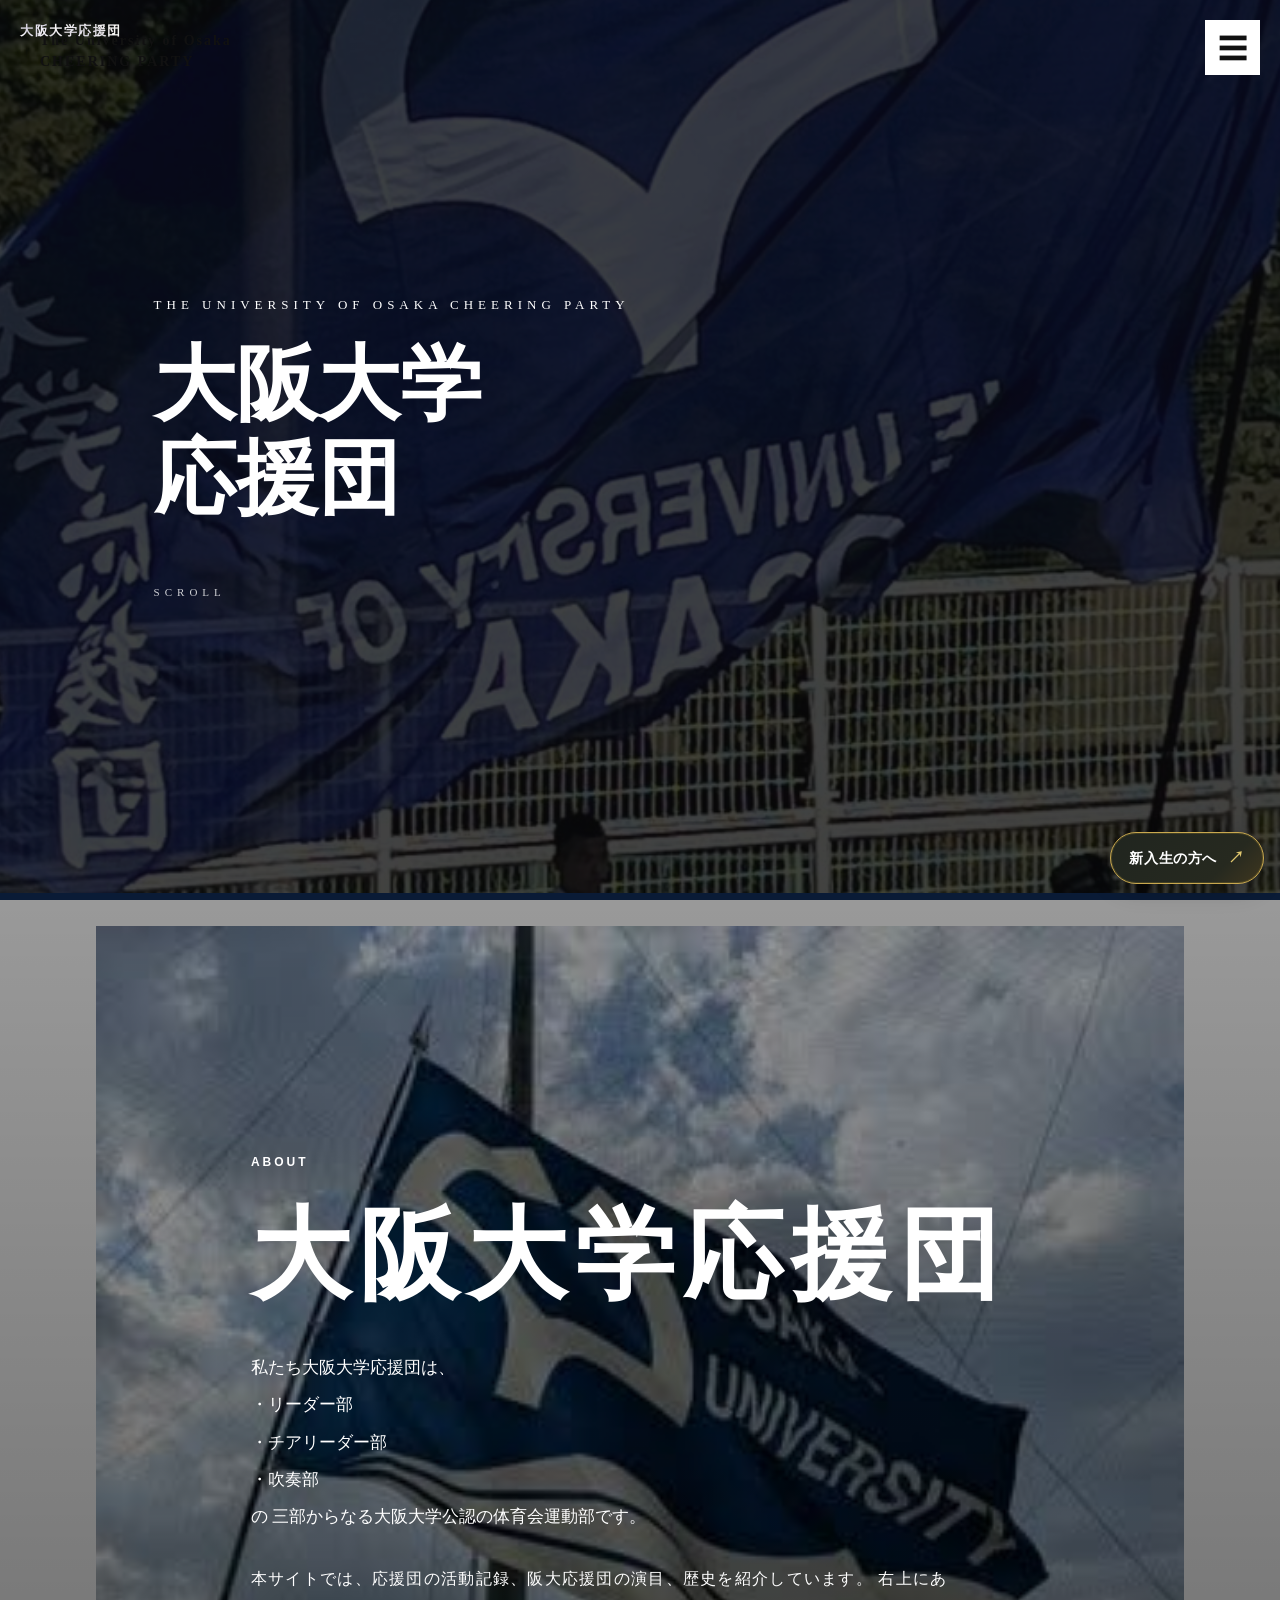
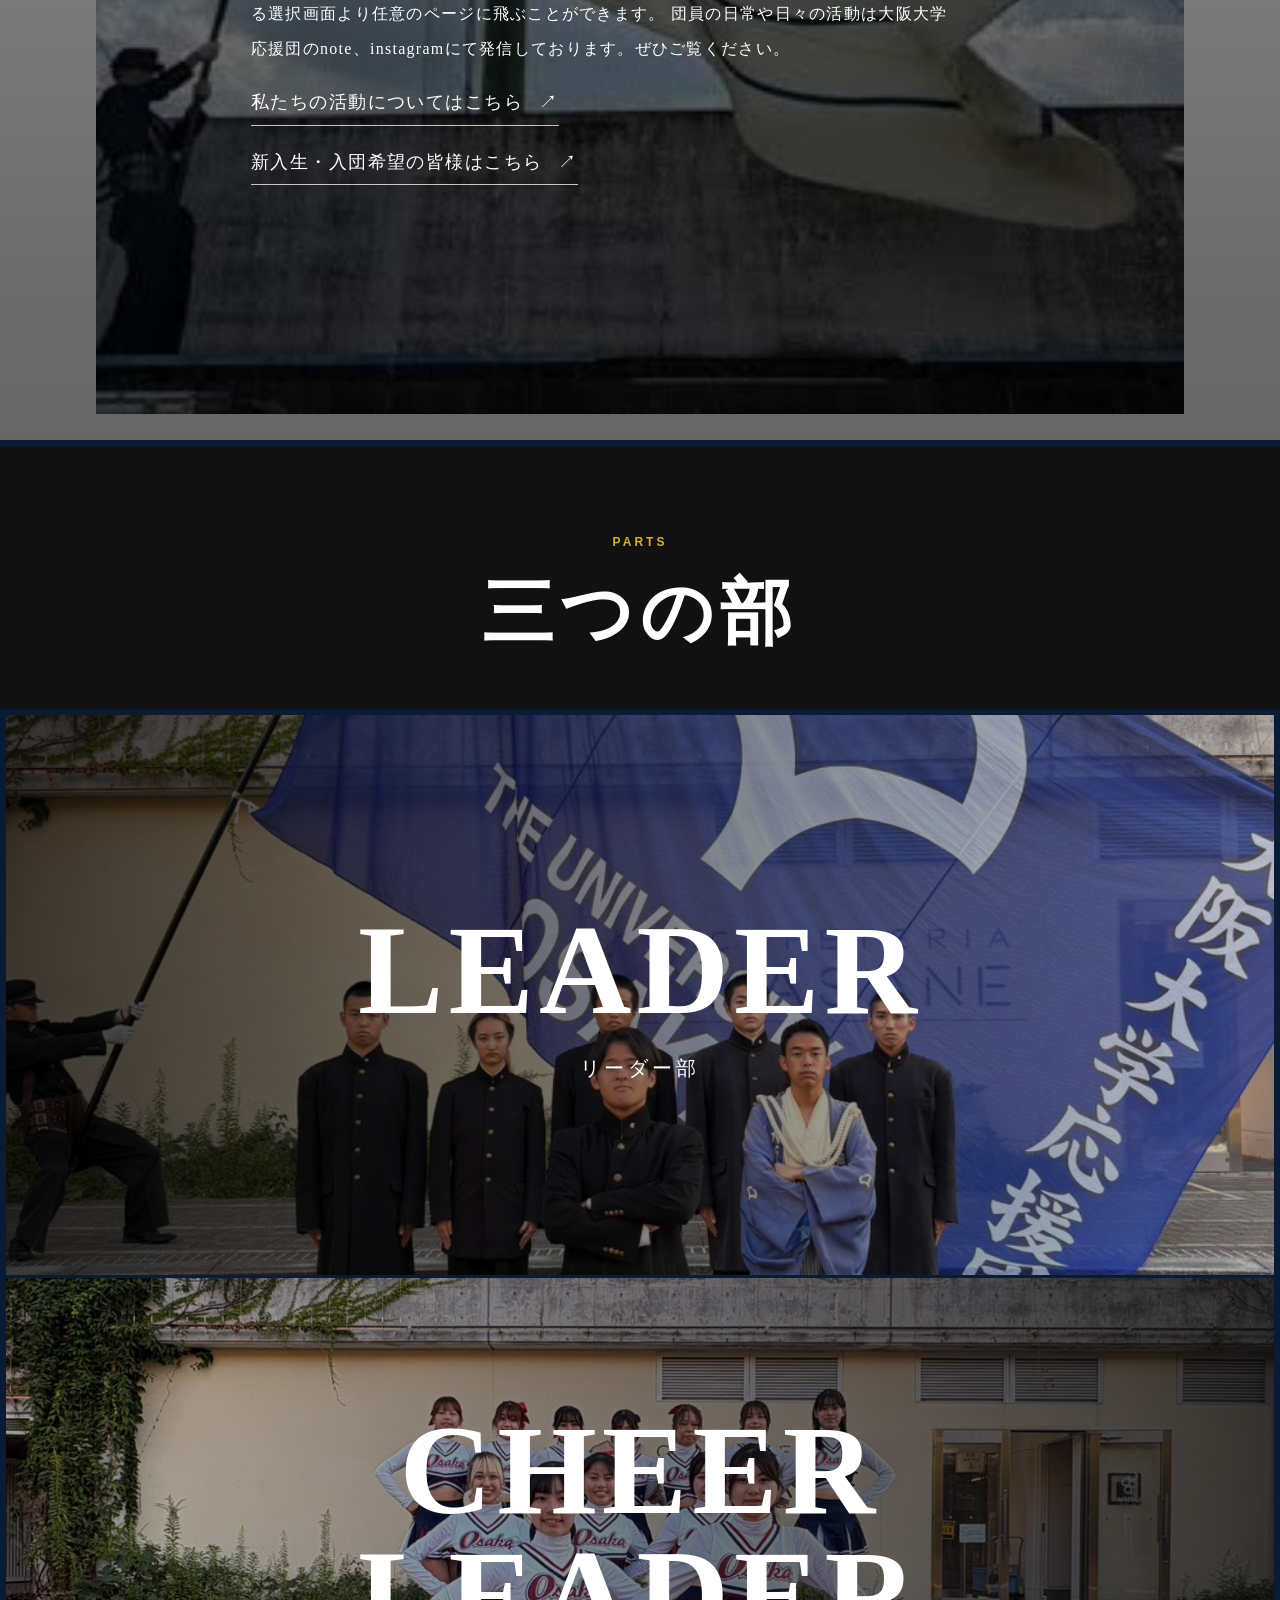
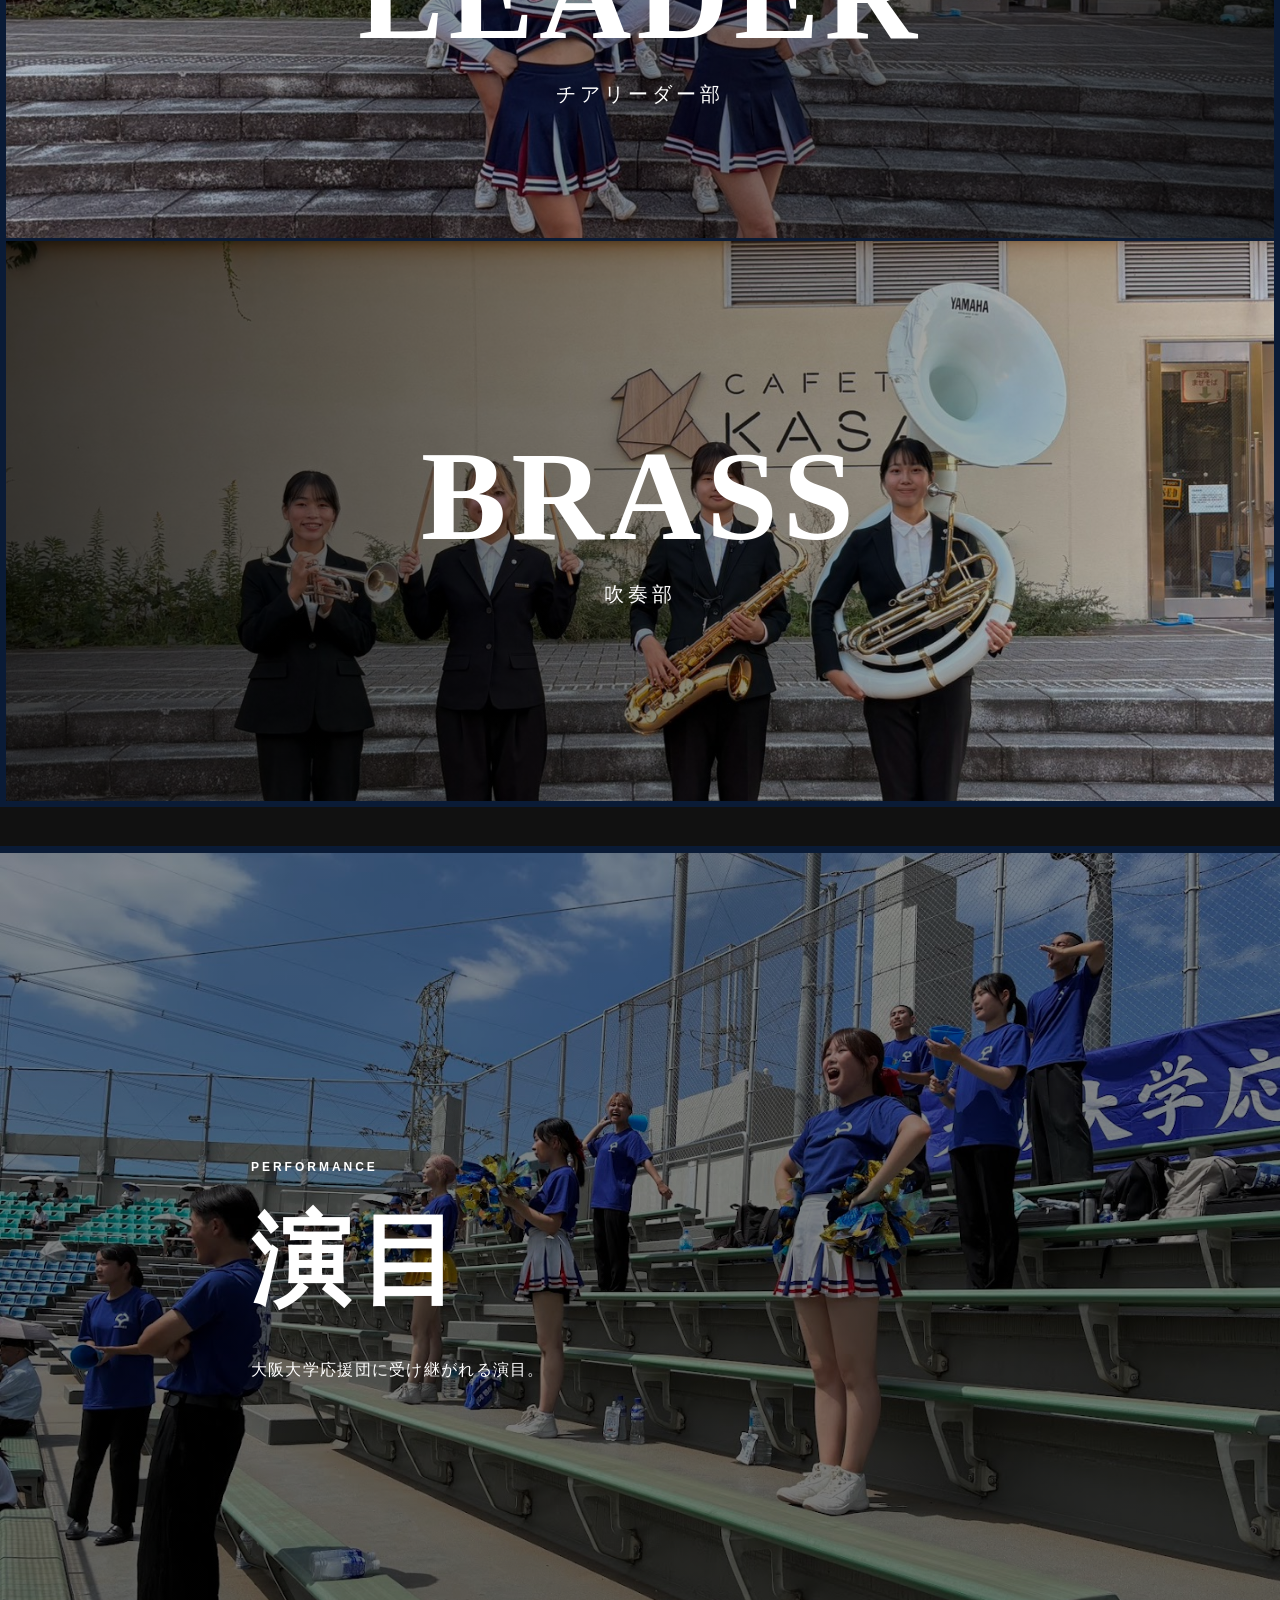
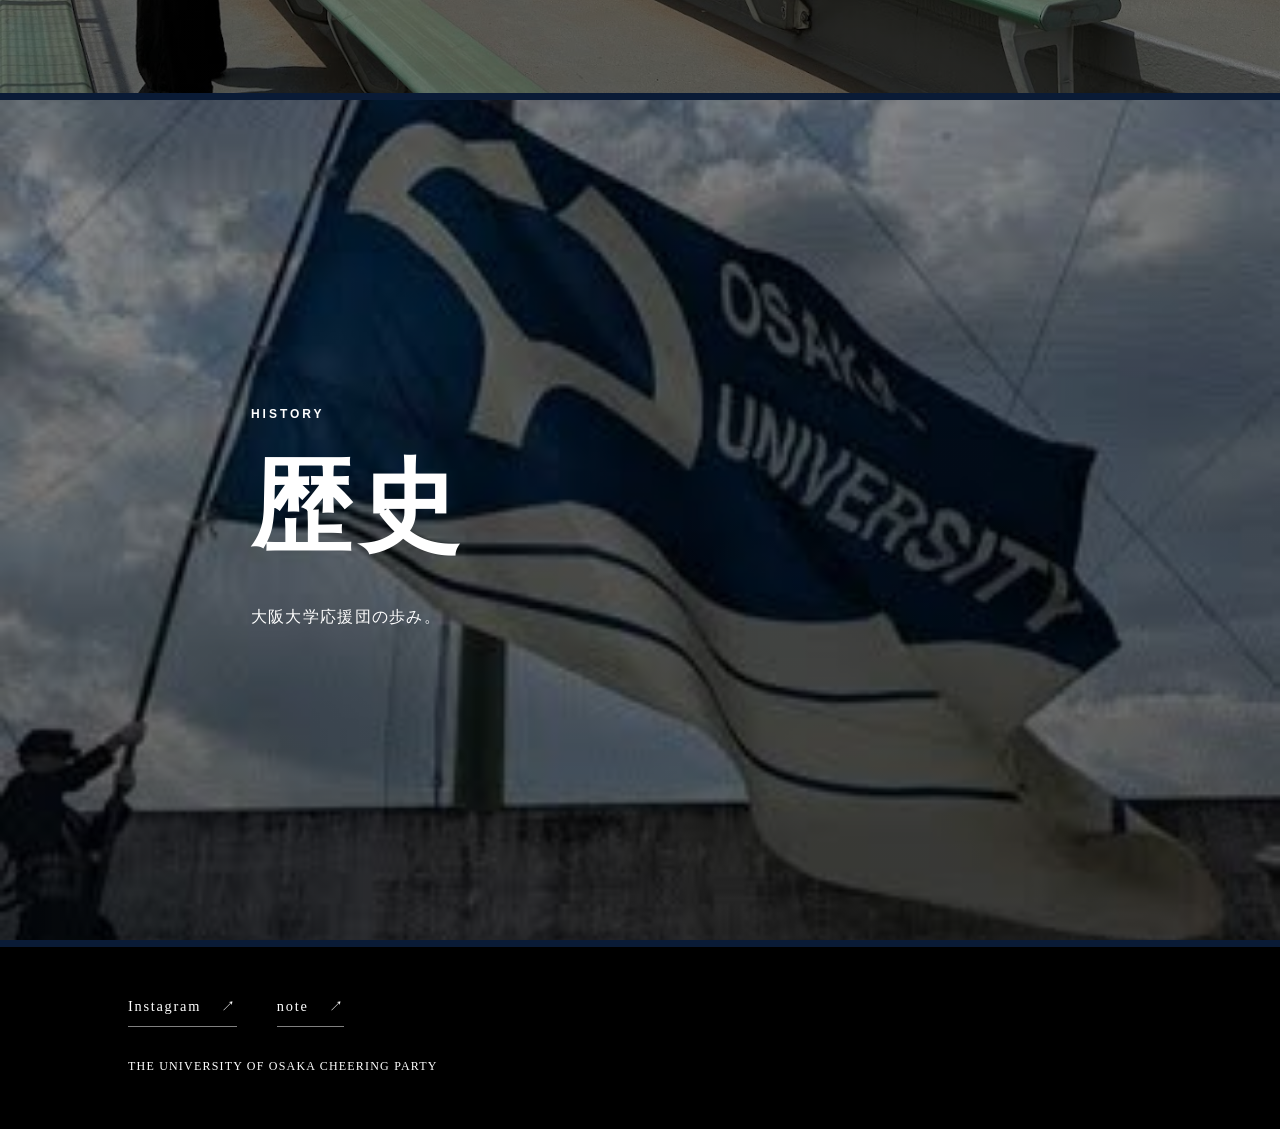
<file: index.html>
<!DOCTYPE html>
<html lang="ja">

<head>
    <meta charset="UTF-8">
    <meta name="viewport" content="width=device-width, initial-scale=1.0">

    <title>大阪大学応援団 OFFICIAL</title>

    <link rel="stylesheet" href="css/style.css">

    <link rel="preconnect" href="https://fonts.googleapis.com">
    <link rel="preconnect" href="https://fonts.gstatic.com" crossorigin>
    <link href="https://fonts.googleapis.com/css2?family=Yuji+Boku&display=swap" rel="stylesheet">

<body>

    
    <a href="index.html" class="archive-home">
        大阪大学応援団
    </a>


    
    <button class="menu-button" id="menuButton">☰</button>

    <nav class="menu" id="menu" aria-label="サイトメニュー">
        <a href="index.html">ホーム</a>
        <div class="menu-group">
            <button class="menu-submenu-toggle" type="button" aria-expanded="false" aria-controls="partsSubmenu">三部について <span aria-hidden="true">＋</span></button>
            <div class="menu-submenu" id="partsSubmenu" hidden>
                <a href="leader.html">リーダー部</a>
                <a href="cheer.html">チアリーダー部</a>
                <a href="band.html">ブラス部</a>
            </div>
        </div>
        <a href="about.html">応援団について</a>
        <a href="about.html#leader-message">団長挨拶</a>
        <a href="member.html">団員紹介</a>
        <a href="performance.html">演目</a>
        <a href="history.html">応援団の歴史</a>
        <a href="activity.html">活動記録</a>
        <a href="welcome.html">新入生・入団希望の皆様へ</a>
        <a href="links.html">関連リンク</a>
        <a href="contact.html">お問い合わせ</a>
    </nav>

    <header>
        <div class="logo">
            The University of Osaka<br>
            CHEERING PARTY
        </div>

       
    </header>


    <main>

        <section class="hero">

    
    <div class="hero-background"></div>

    
    <div class="hero-intro">
        <p class="hero-small">THE UNIVERSITY OF OSAKA CHEERING PARTY</p>

        <h1>
            大阪大学<br>
            応援団
        </h1>

        <p class="hero-scroll">
            SCROLL
        </p>
    </div>

    
    <div class="san-kaku">

        <div class="shield">

            <p class="shield-small">
                66th
            </p>

            <div class="brush-text">
                燦革
            </div>

            <p class="shield-reading">
                さんかく
            </p>

        </div>

    </div>

</section>
      



        <section class="about">
            <div class="about-background"></div>

            <div class="about-content">
                <a href="about.html" class="home-about-link">
                    <p class="section-label">ABOUT</p>
                    <h2>大阪大学応援団</h2>
                    <p>
                        私たち大阪大学応援団は、<br>・リーダー部<br>・チアリーダー部<br>・吹奏部<br>の
                        三部からなる大阪大学公認の体育会運動部です。
                    </p>
                    <p>
                        本サイトでは、応援団の活動記録、阪大応援団の演目、歴史を紹介しています。
                        右上にある選択画面より任意のページに飛ぶことができます。
                        団員の日常や日々の活動は大阪大学応援団のnote、instagramにて発信しております。ぜひご覧ください。

                        
                    </p>
                </a>

                <a href="activity.html" class="home-about-activity-link">
                    私たちの活動についてはこちら
                    <span aria-hidden="true">↗</span>
                </a>
                <a href="welcome.html" class="home-about-activity-link">
                    新入生・入団希望の皆様はこちら
                    <span aria-hidden="true">↗</span>
                </a>
            </div>
        </section>

<section class="parts">

    <p style="text-align:center;" class="section-label">PARTS</p>

    <h2 style="text-align:center;" class="home-parts-title">三つの部</h2>

    <div class="home-parts-reveal">
        <a href="leader.html" class="home-part-panel part-leader">
            <div class="home-part-background"></div>
            <div class="home-part-overlay"></div>
            <div class="home-part-content">
                <h3>LEADER</h3>
                <p>リーダー部</p>
            </div>
        </a>

        <a href="cheer.html" class="home-part-panel part-cheer">
            <div class="home-part-background"></div>
            <div class="home-part-overlay"></div>
            <div class="home-part-content">
                <h3>CHEER<br>LEADER</h3>
                <p>チアリーダー部</p>
            </div>
        </a>

        <a href="band.html" class="home-part-panel part-band">
            <div class="home-part-background"></div>
            <div class="home-part-overlay"></div>
            <div class="home-part-content">
                <h3>BRASS</h3>
                <p>吹奏部</p>
            </div>
        </a>
    </div>

</section>
       

<section class="performance">
    <a href="performance.html" class="home-section-link">

        <div class="performance-background"></div>

        <div class="performance-content">
            <p class="section-label">PERFORMANCE</p>
            <h2>演目</h2>
            <p>大阪大学応援団に受け継がれる演目。</p>
        </div>

    </a>
</section>

<section class="history">
    <a href="history.html" class="home-section-link">

        <div class="history-background"></div>

        <div class="history-content">
            <p class="section-label">HISTORY</p>
            <h2>歴史</h2>
            <p>大阪大学応援団の歩み。</p>
        </div>

    </a>
</section>
       


    </main>


    <footer>

        <nav class="home-social-links" aria-label="公式SNS">
            <a href="https://www.instagram.com/handai_oh_endan/" target="_blank" rel="noopener noreferrer">
                <span>Instagram</span>
                <span aria-hidden="true">↗</span>
            </a>
            <a href="https://note.com/handai_oh_endan" target="_blank" rel="noopener noreferrer">
                <span>note</span>
                <span aria-hidden="true">↗</span>
            </a>
        </nav>

        <p>
            THE UNIVERSITY OF OSAKA CHEERING PARTY
        </p>

        

    </footer>


    <script src="js/script.js"></script>

</body>

</html>
</file>
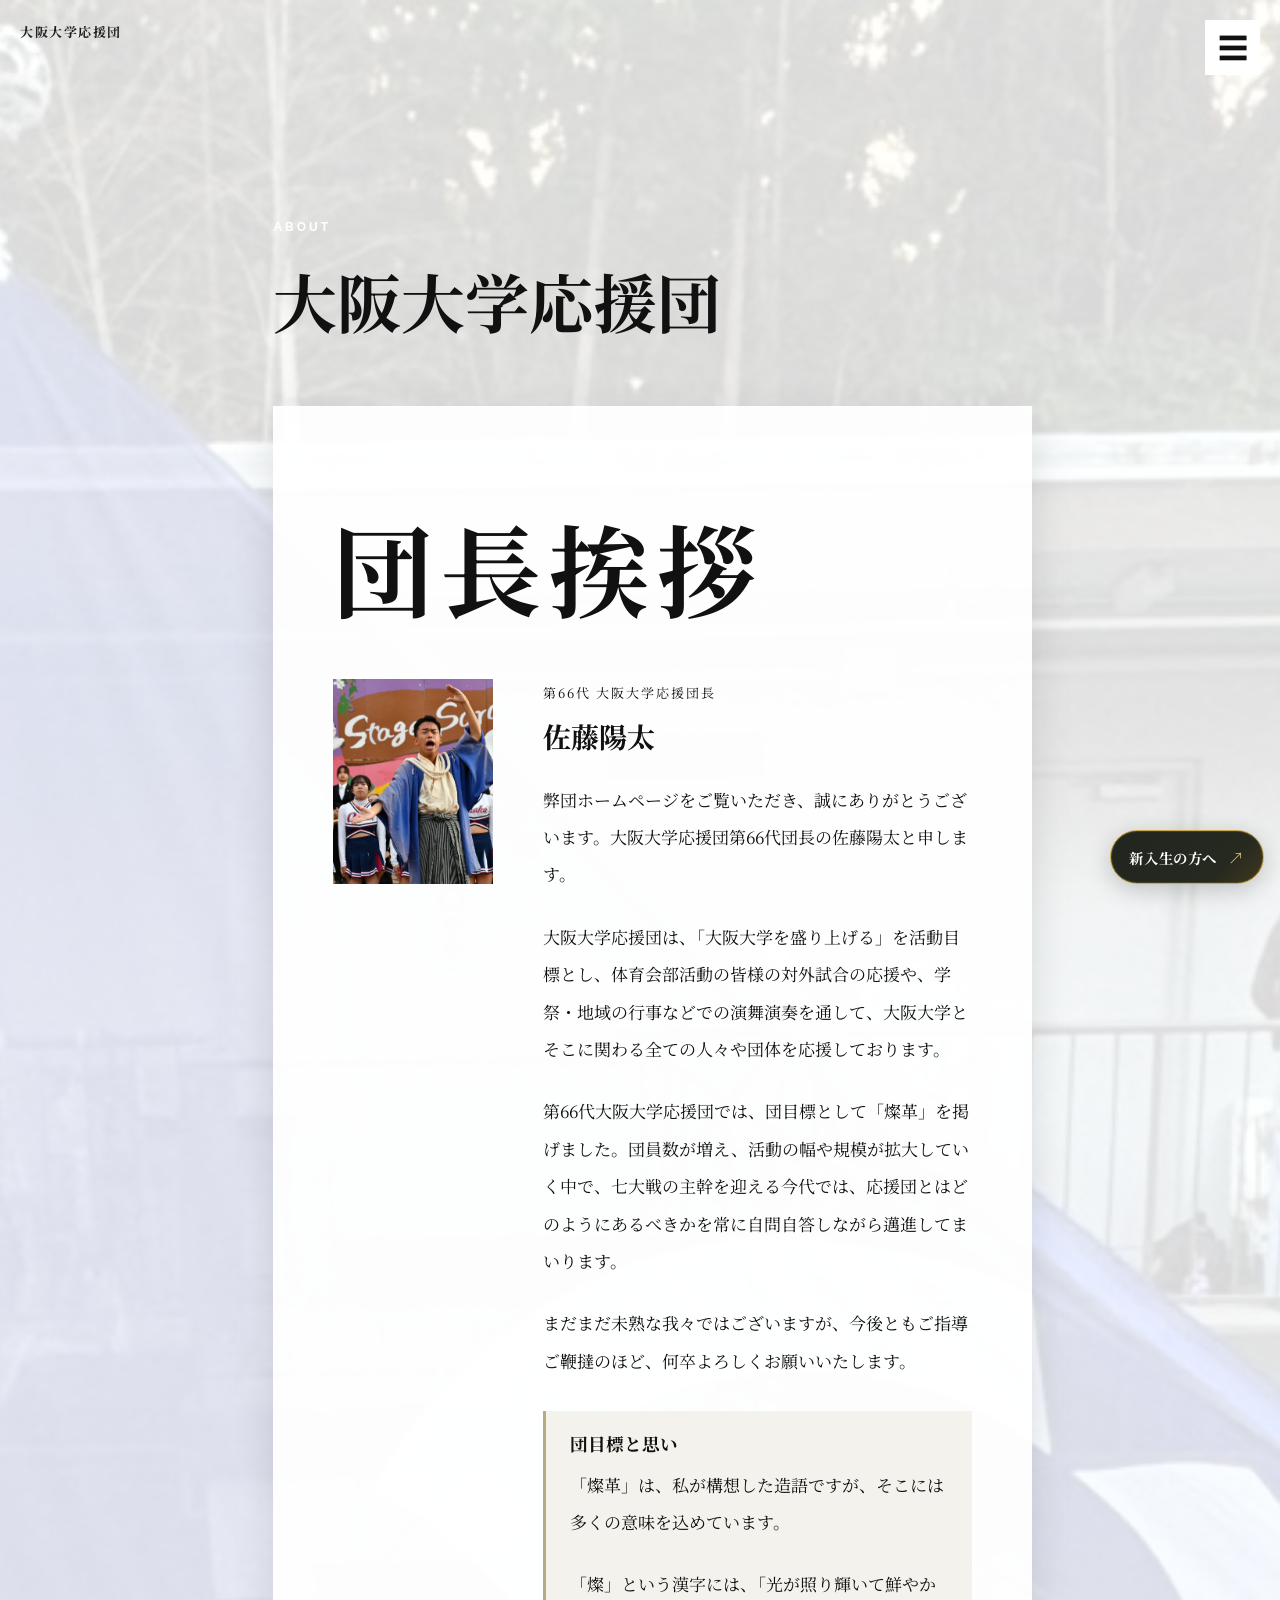
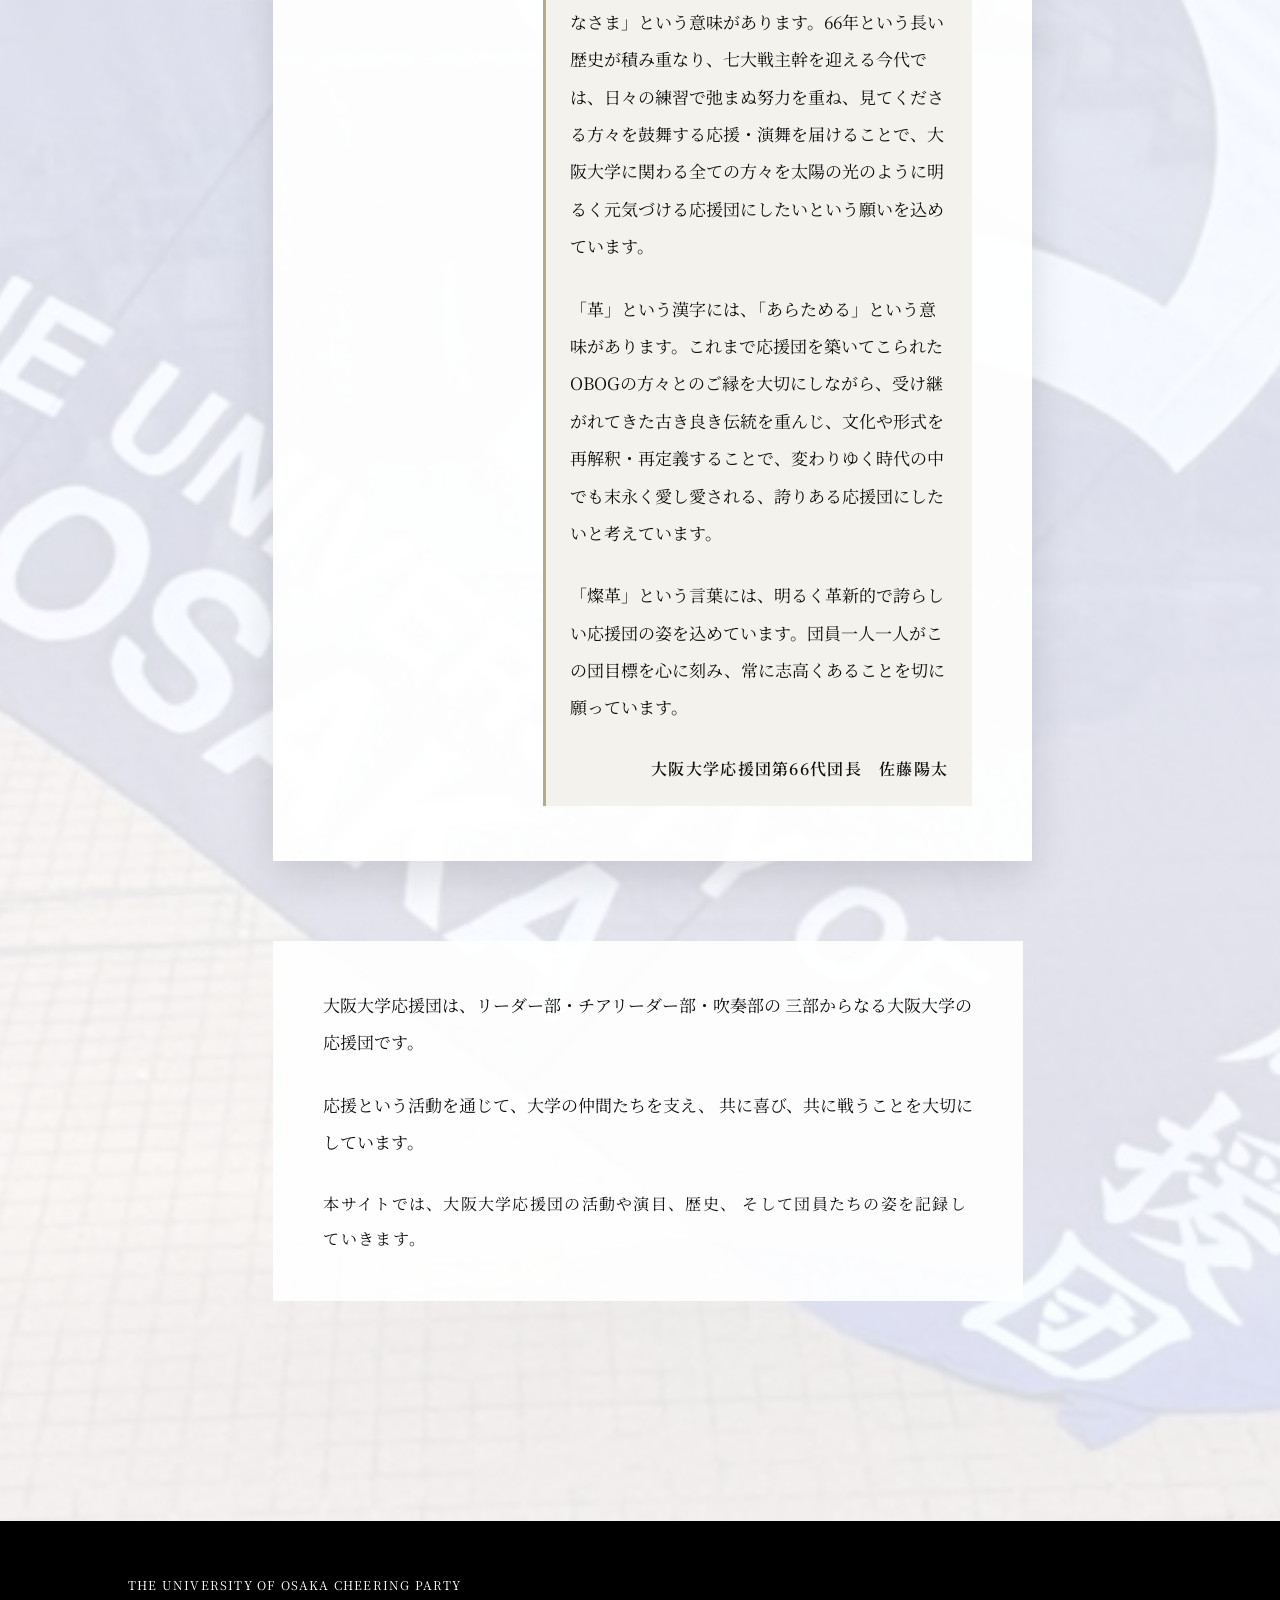
<file: about.html>
<!DOCTYPE html>
<html lang="ja">

<head>
    <meta charset="UTF-8">
    <meta name="viewport" content="width=device-width, initial-scale=1.0">

    <title>ABOUT | 大阪大学応援団 OFFICIAL</title>

    <link rel="stylesheet" href="css/style.css">

    <link rel="preconnect" href="https://fonts.googleapis.com">
    <link rel="preconnect" href="https://fonts.gstatic.com" crossorigin>
    <link href="https://fonts.googleapis.com/css2?family=Noto+Serif+JP:wght@400;500;600;700;800;900&display=swap" rel="stylesheet">
</head>

<body>
    <a href="index.html" class="archive-home" aria-label="ホームのトップへ戻る">大阪大学応援団</a>

    <button class="menu-button" id="menuButton">
        ☰
    </button>

    <nav class="menu" id="menu" aria-label="サイトメニュー">
        <a href="index.html">ホーム</a>
        <div class="menu-group">
            <button class="menu-submenu-toggle" type="button" aria-expanded="false" aria-controls="partsSubmenu">三部について <span aria-hidden="true">＋</span></button>
            <div class="menu-submenu" id="partsSubmenu" hidden>
                <a href="leader.html">リーダー部</a>
                <a href="cheer.html">チアリーダー部</a>
                <a href="band.html">ブラス部</a>
            </div>
        </div>
        <a href="about.html">応援団について</a>
        <a href="about.html#leader-message">団長挨拶</a>
        <a href="member.html">団員紹介</a>
        <a href="performance.html">演目</a>
        <a href="history.html">応援団の歴史</a>
        <a href="activity.html">活動記録</a>
        <a href="welcome.html">新入生・入団希望の皆様へ</a>
        <a href="links.html">関連リンク</a>
        <a href="contact.html">お問い合わせ</a>
    </nav>

    <main>
<section class="about-hero">

    <img src="images/hata.jpg" alt="大阪大学応援団">

    <div class="about-content">

        <p class="section-label">ABOUT</p>

        <h1>大阪大学応援団</h1>


        

        <div class="leader-message" id="leader-message">

            <div class="leader-message-header">

                <p class="section-label">MESSAGE</p>

                <h2>団長挨拶</h2>

            </div>


            <div class="leader-message-body">

                <div class="leader-message-photo">
                    <img src="images/dantyou.jpg" alt="大阪大学応援団第66代団長 佐藤陽太">
                </div>


                <div class="leader-message-text">

                    <p class="leader-title">
                        第66代 大阪大学応援団長
                    </p>

                    <h3>佐藤陽太</h3>

                    <p>
                        弊団ホームページをご覧いただき、誠にありがとうございます。大阪大学応援団第66代団長の佐藤陽太と申します。
                    </p>

                    <p>
                        大阪大学応援団は、「大阪大学を盛り上げる」を活動目標とし、体育会部活動の皆様の対外試合の応援や、学祭・地域の行事などでの演舞演奏を通して、大阪大学とそこに関わる全ての人々や団体を応援しております。
                    </p>

                    <p>
                        第66代大阪大学応援団では、団目標として「燦革」を掲げました。団員数が増え、活動の幅や規模が拡大していく中で、七大戦の主幹を迎える今代では、応援団とはどのようにあるべきかを常に自問自答しながら邁進してまいります。
                    </p>

                    <p>
                        まだまだ未熟な我々ではございますが、今後ともご指導ご鞭撻のほど、何卒よろしくお願いいたします。
                    </p>

                    <div class="leader-message-goal">
                        <h4>団目標と思い</h4>
                        <p>「燦革」は、私が構想した造語ですが、そこには多くの意味を込めています。</p>
                        <p>「燦」という漢字には、「光が照り輝いて鮮やかなさま」という意味があります。66年という長い歴史が積み重なり、七大戦主幹を迎える今代では、日々の練習で弛まぬ努力を重ね、見てくださる方々を鼓舞する応援・演舞を届けることで、大阪大学に関わる全ての方々を太陽の光のように明るく元気づける応援団にしたいという願いを込めています。</p>
                        <p>「革」という漢字には、「あらためる」という意味があります。これまで応援団を築いてこられたOBOGの方々とのご縁を大切にしながら、受け継がれてきた古き良き伝統を重んじ、文化や形式を再解釈・再定義することで、変わりゆく時代の中でも末永く愛し愛される、誇りある応援団にしたいと考えています。</p>
                        <p>「燦革」という言葉には、明るく革新的で誇らしい応援団の姿を込めています。団員一人一人がこの団目標を心に刻み、常に志高くあることを切に願っています。</p>
                        <p class="leader-signature">大阪大学応援団第66代団長　佐藤陽太</p>
                    </div>

                

                </div>

            </div>

        </div>


        

        <div class="about-description">

            <p>
                大阪大学応援団は、リーダー部・チアリーダー部・吹奏部の
                三部からなる大阪大学の応援団です。
            </p>

            <p>
                応援という活動を通じて、大学の仲間たちを支え、
                共に喜び、共に戦うことを大切にしています。
            </p>

            <p>
                本サイトでは、大阪大学応援団の活動や演目、歴史、
                そして団員たちの姿を記録していきます。
            </p>

        </div>

    </div>

</section>
      
    </main>

    <footer>
        <p>THE UNIVERSITY OF OSAKA CHEERING PARTY</p>
     
    </footer>

    <script src="js/script.js"></script>

</body>
</html>
</file>
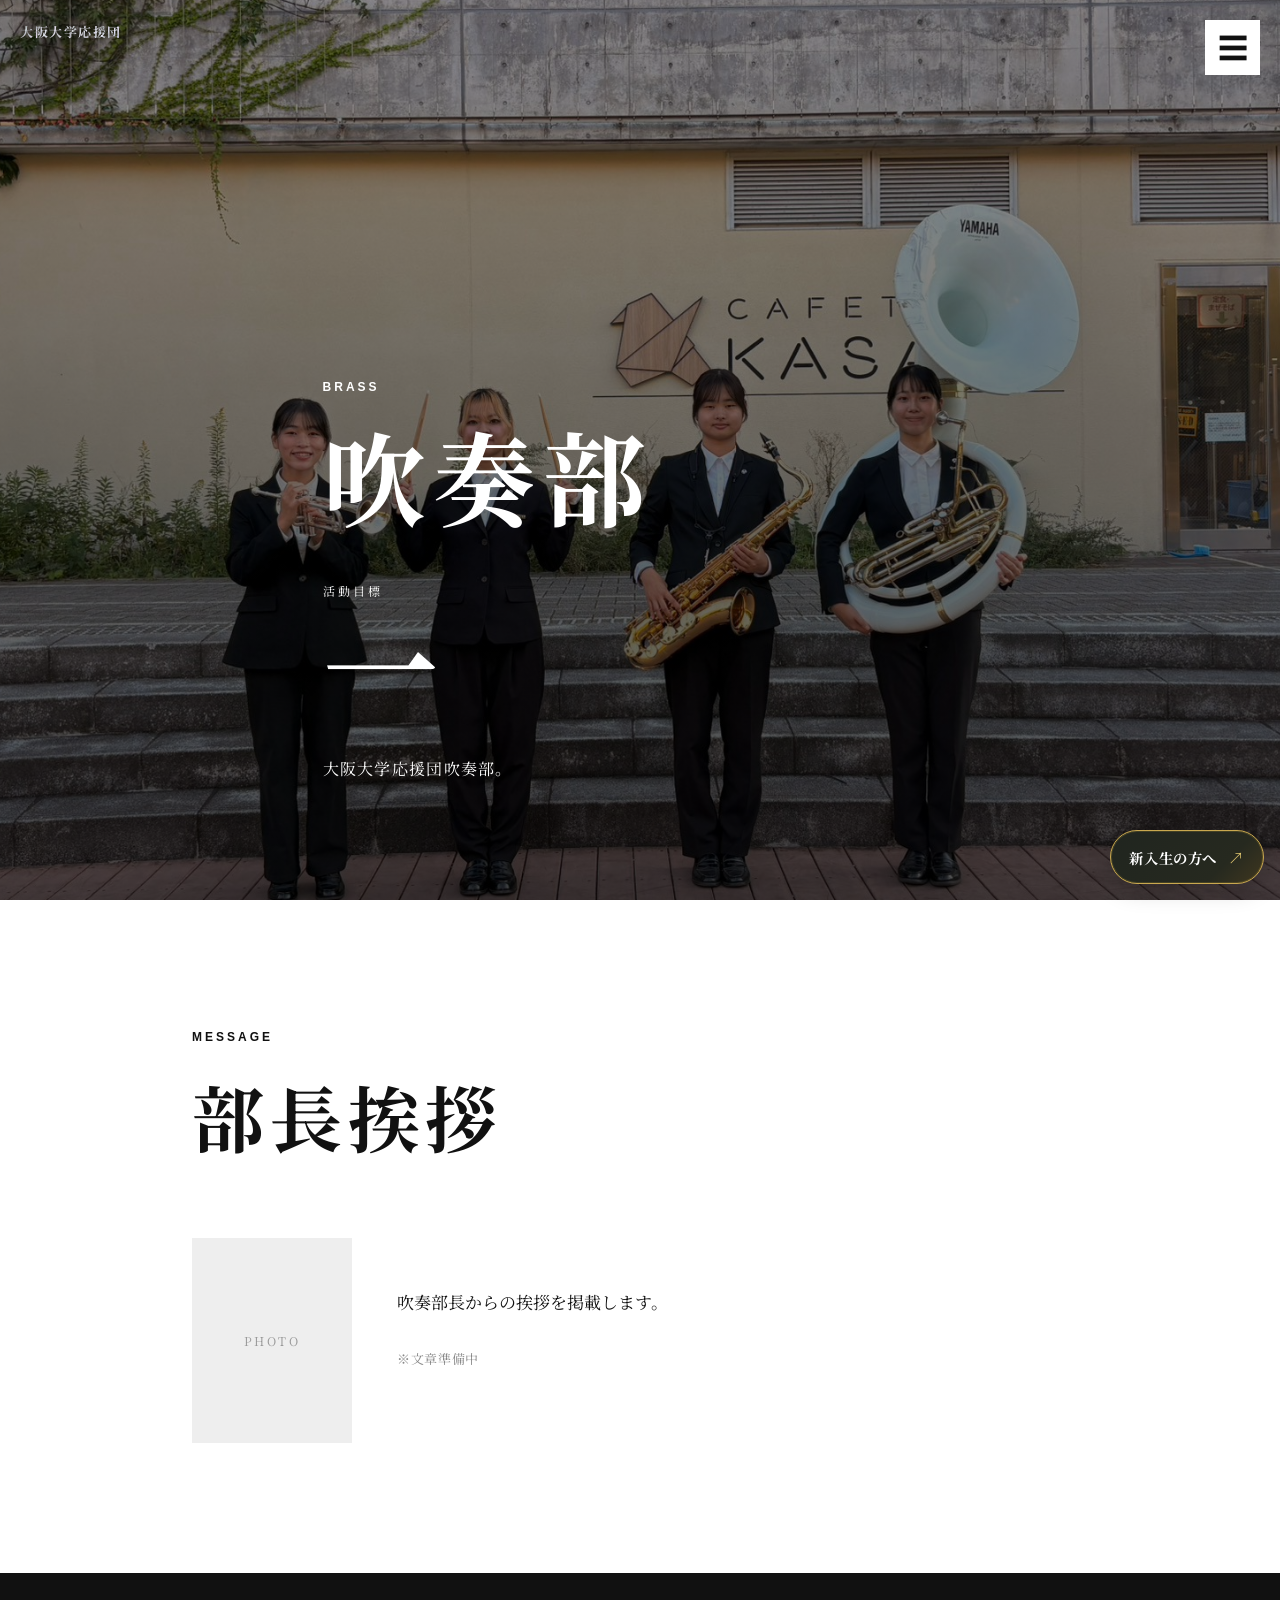
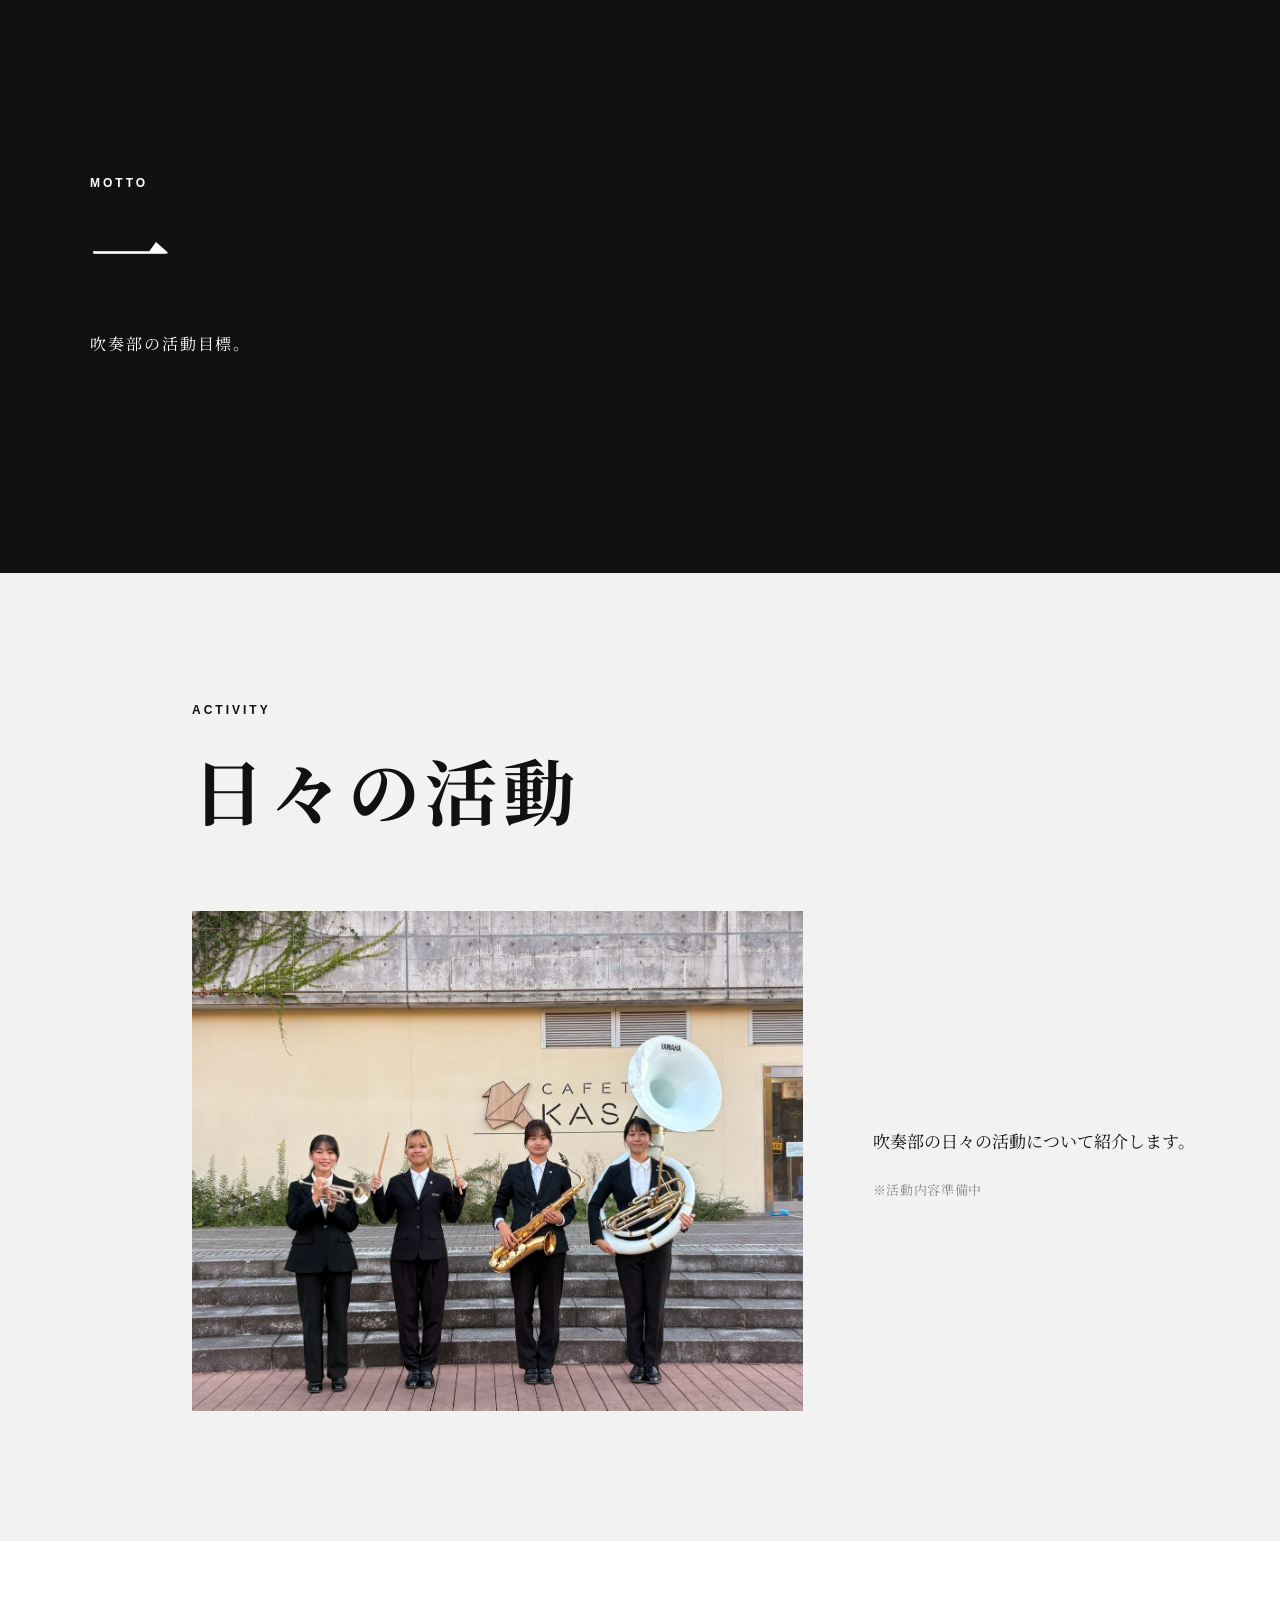
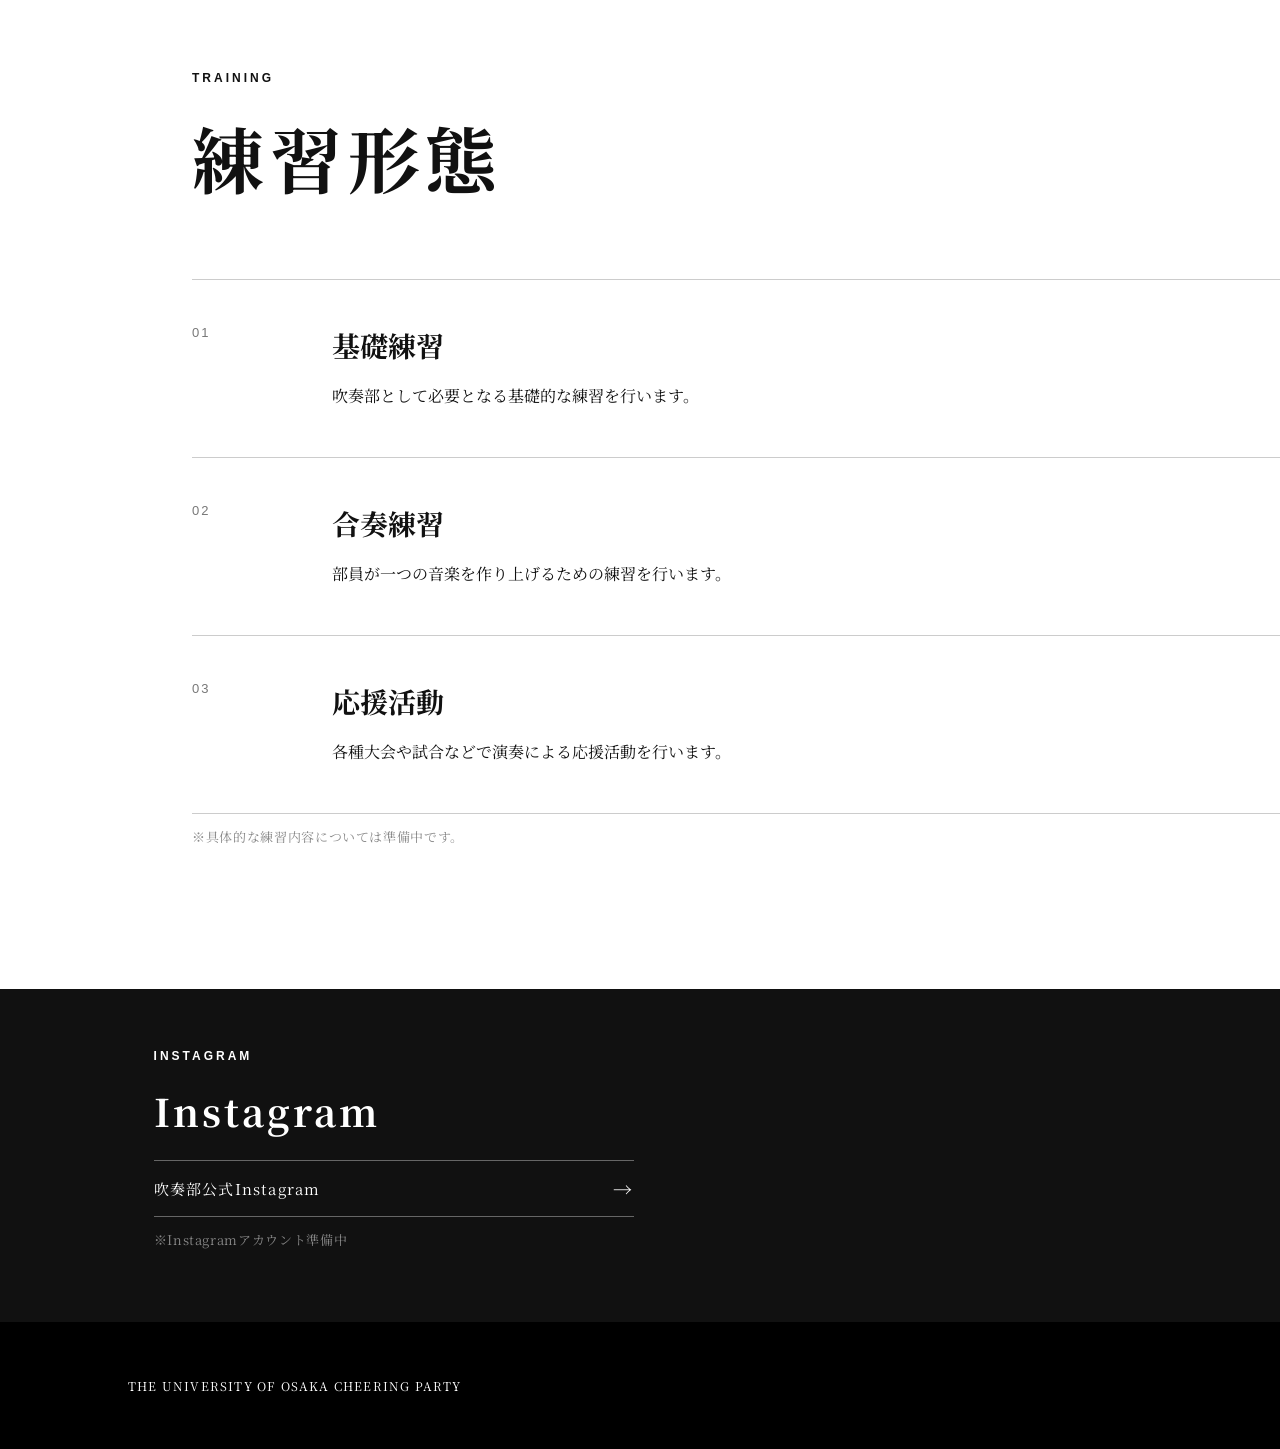
<file: band.html>
<!DOCTYPE html>
<html lang="ja">

<head>
    <meta charset="UTF-8">
    <meta name="viewport" content="width=device-width, initial-scale=1.0">

    <title>BRASS | 大阪大学応援団 OFFICIAL</title>

    <link rel="stylesheet" href="css/style.css">

    <link rel="preconnect" href="https://fonts.googleapis.com">
    <link rel="preconnect" href="https://fonts.gstatic.com" crossorigin>
    <link href="https://fonts.googleapis.com/css2?family=Noto+Serif+JP:wght@400;500;600;700;800;900&display=swap" rel="stylesheet">
</head>

<body>
    <a href="index.html" class="archive-home" aria-label="ホームのトップへ戻る">大阪大学応援団</a>

    

    <button class="menu-button" id="menuButton">
        ☰
    </button>

    <nav class="menu" id="menu" aria-label="サイトメニュー">
        <a href="index.html">ホーム</a>
        <div class="menu-group">
            <button class="menu-submenu-toggle" type="button" aria-expanded="false" aria-controls="partsSubmenu">三部について <span aria-hidden="true">＋</span></button>
            <div class="menu-submenu" id="partsSubmenu" hidden>
                <a href="leader.html">リーダー部</a>
                <a href="cheer.html">チアリーダー部</a>
                <a href="band.html">ブラス部</a>
            </div>
        </div>
        <a href="about.html">応援団について</a>
        <a href="about.html#leader-message">団長挨拶</a>
        <a href="member.html">団員紹介</a>
        <a href="performance.html">演目</a>
        <a href="history.html">応援団の歴史</a>
        <a href="activity.html">活動記録</a>
        <a href="welcome.html">新入生・入団希望の皆様へ</a>
        <a href="links.html">関連リンク</a>
        <a href="contact.html">お問い合わせ</a>
    </nav>


    <main>

        

        <section class="band-page">

            <div class="band-hero-background"></div>

            <div class="band-hero-content">

                <p class="section-label">
                    BRASS
                </p>

                <h1>
                    吹奏部
                </h1>

                <div class="band-motto">

                    <span>
                        活動目標
                    </span>

                    <strong>
                        一
                    </strong>

                </div>

                <p class="band-intro">
                    大阪大学応援団吹奏部。
                </p>

            </div>

        </section>


        

        <section class="band-greeting">

            <div class="band-section-inner">

                <p class="section-label">
                    MESSAGE
                </p>

                <h2>
                    部長挨拶
                </h2>

                <div class="band-message">

                    <div class="band-message-photo">
                        <span>PHOTO</span>
                    </div>

                    <div class="band-message-text">

                        <p>
                            吹奏部長からの挨拶を掲載します。
                        </p>

                        <p class="band-note">
                            ※文章準備中
                        </p>

                    </div>

                </div>

            </div>

        </section>


        

        <section class="band-motto-section">

            <div class="band-motto-inner">

                <p class="section-label">
                    MOTTO
                </p>

                <h2>
                    一
                </h2>

                <p>
                    吹奏部の活動目標。
                </p>

            </div>

        </section>


        

        <section class="band-activity" id="band-activity">

            <div class="band-section-inner">

                <p class="section-label">
                    ACTIVITY
                </p>

                <h2>
                    日々の活動
                </h2>

                <div class="band-activity-grid">

                    <div class="band-activity-photo">
                        <img
                            src="images/suisou2.jpg"
                            alt="吹奏部の活動"
                        >
                    </div>

                    <div class="band-activity-text">

                        <p>
                            吹奏部の日々の活動について紹介します。
                        </p>

                        <p class="band-note">
                            ※活動内容準備中
                        </p>

                    </div>

                </div>

            </div>

        </section>


        

        <section class="band-training">

            <div class="band-section-inner">

                <p class="section-label">
                    TRAINING
                </p>

                <h2>
                    練習形態
                </h2>

                <div class="band-training-list">

                    <div class="band-training-item">

                        <span class="band-training-number">
                            01
                        </span>

                        <div>

                            <h3>
                                基礎練習
                            </h3>

                            <p>
                                吹奏部として必要となる基礎的な練習を行います。
                            </p>

                        </div>

                    </div>


                    <div class="band-training-item">

                        <span class="band-training-number">
                            02
                        </span>

                        <div>

                            <h3>
                                合奏練習
                            </h3>

                            <p>
                                部員が一つの音楽を作り上げるための練習を行います。
                            </p>

                        </div>

                    </div>


                    <div class="band-training-item">

                        <span class="band-training-number">
                            03
                        </span>

                        <div>

                            <h3>
                                応援活動
                            </h3>

                            <p>
                                各種大会や試合などで演奏による応援活動を行います。
                            </p>

                        </div>

                    </div>

                </div>

                <p class="band-note">
                    ※具体的な練習内容については準備中です。
                </p>

            </div>

        </section>


        

        <section class="band-instagram">

            <div class="band-instagram-inner">

                <p class="section-label">
                    INSTAGRAM
                </p>

                <h2>
                    Instagram
                </h2>

                <a
                    href="#"
                    class="band-instagram-link"
                >
                    <span>
                                吹奏部公式Instagram
                    </span>

                    <span class="band-instagram-arrow">
                        →
                    </span>

                </a>

                <p class="band-note">
                    ※Instagramアカウント準備中
                </p>

            </div>

        </section>

    </main>


    

    <footer>

        <p>
            THE UNIVERSITY OF OSAKA CHEERING PARTY
        </p>

       

    </footer>


    <script src="js/script.js"></script>

</body>

</html>
</file>
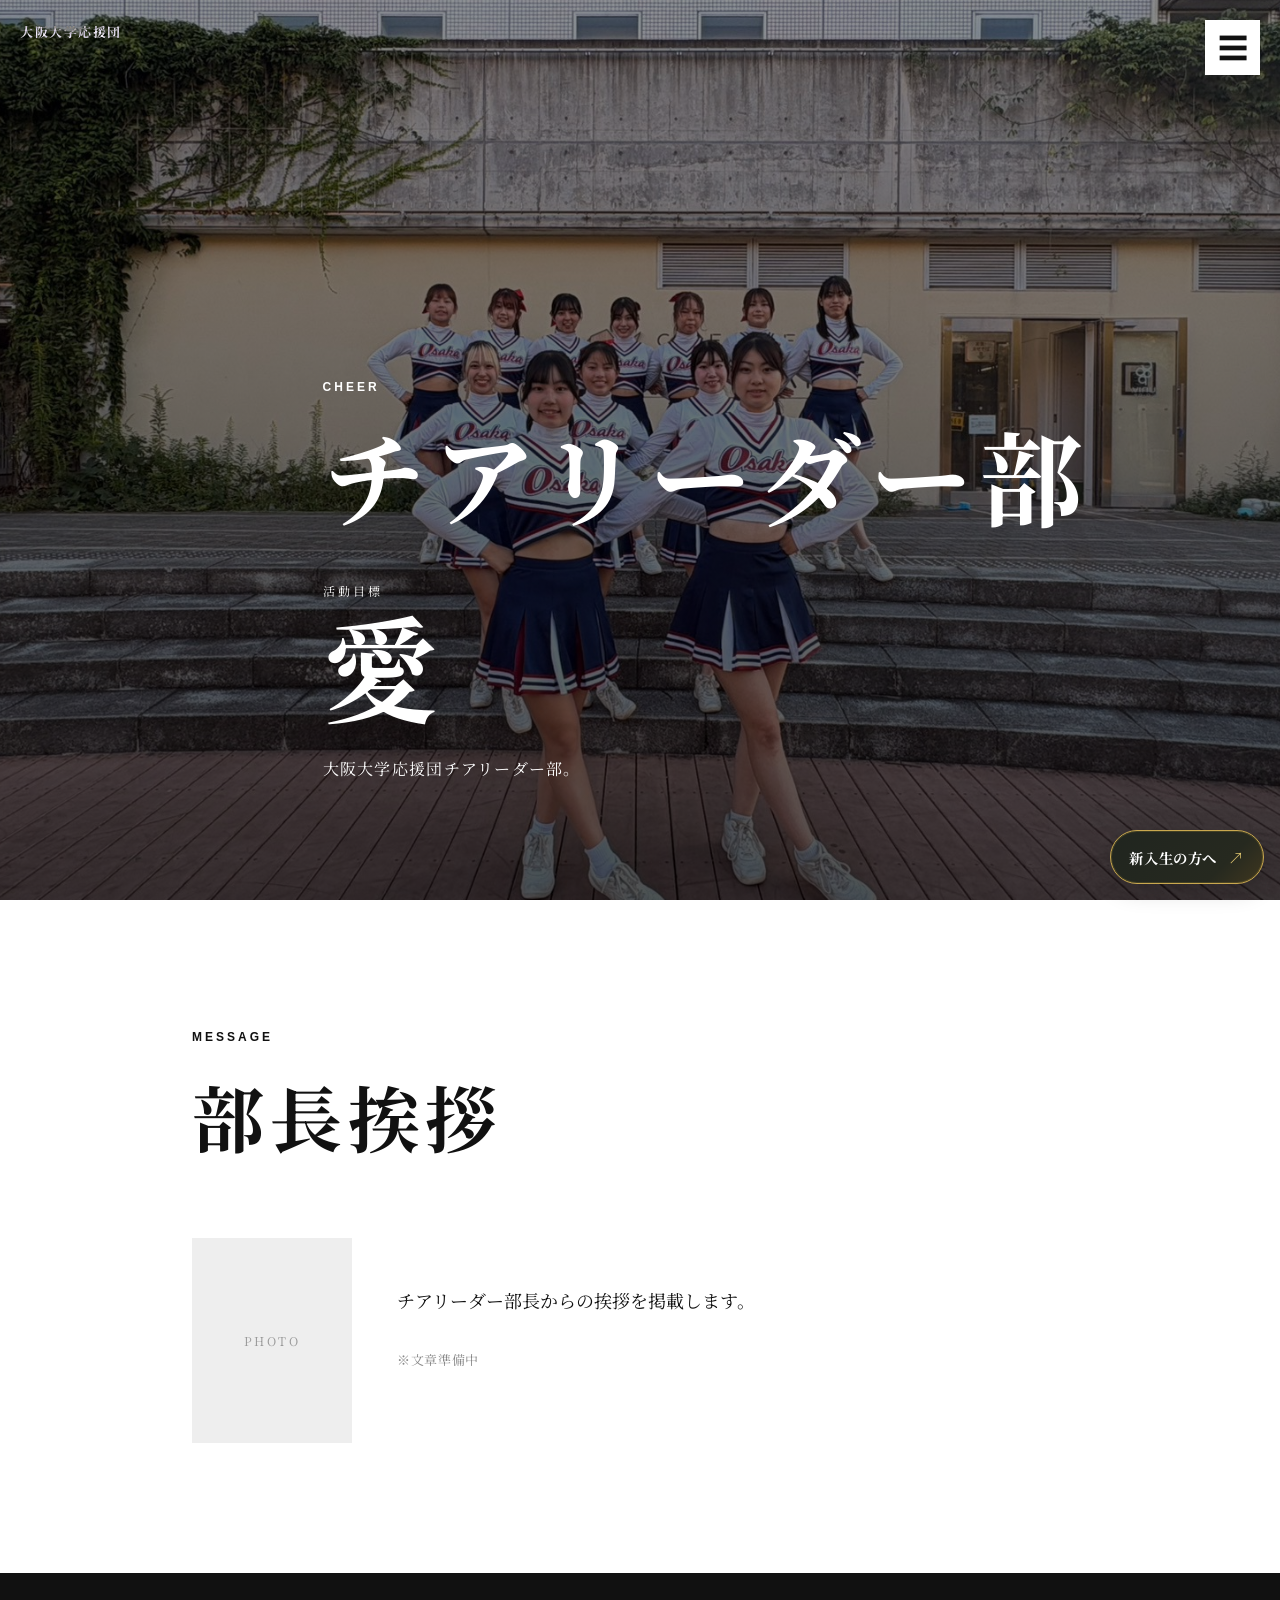
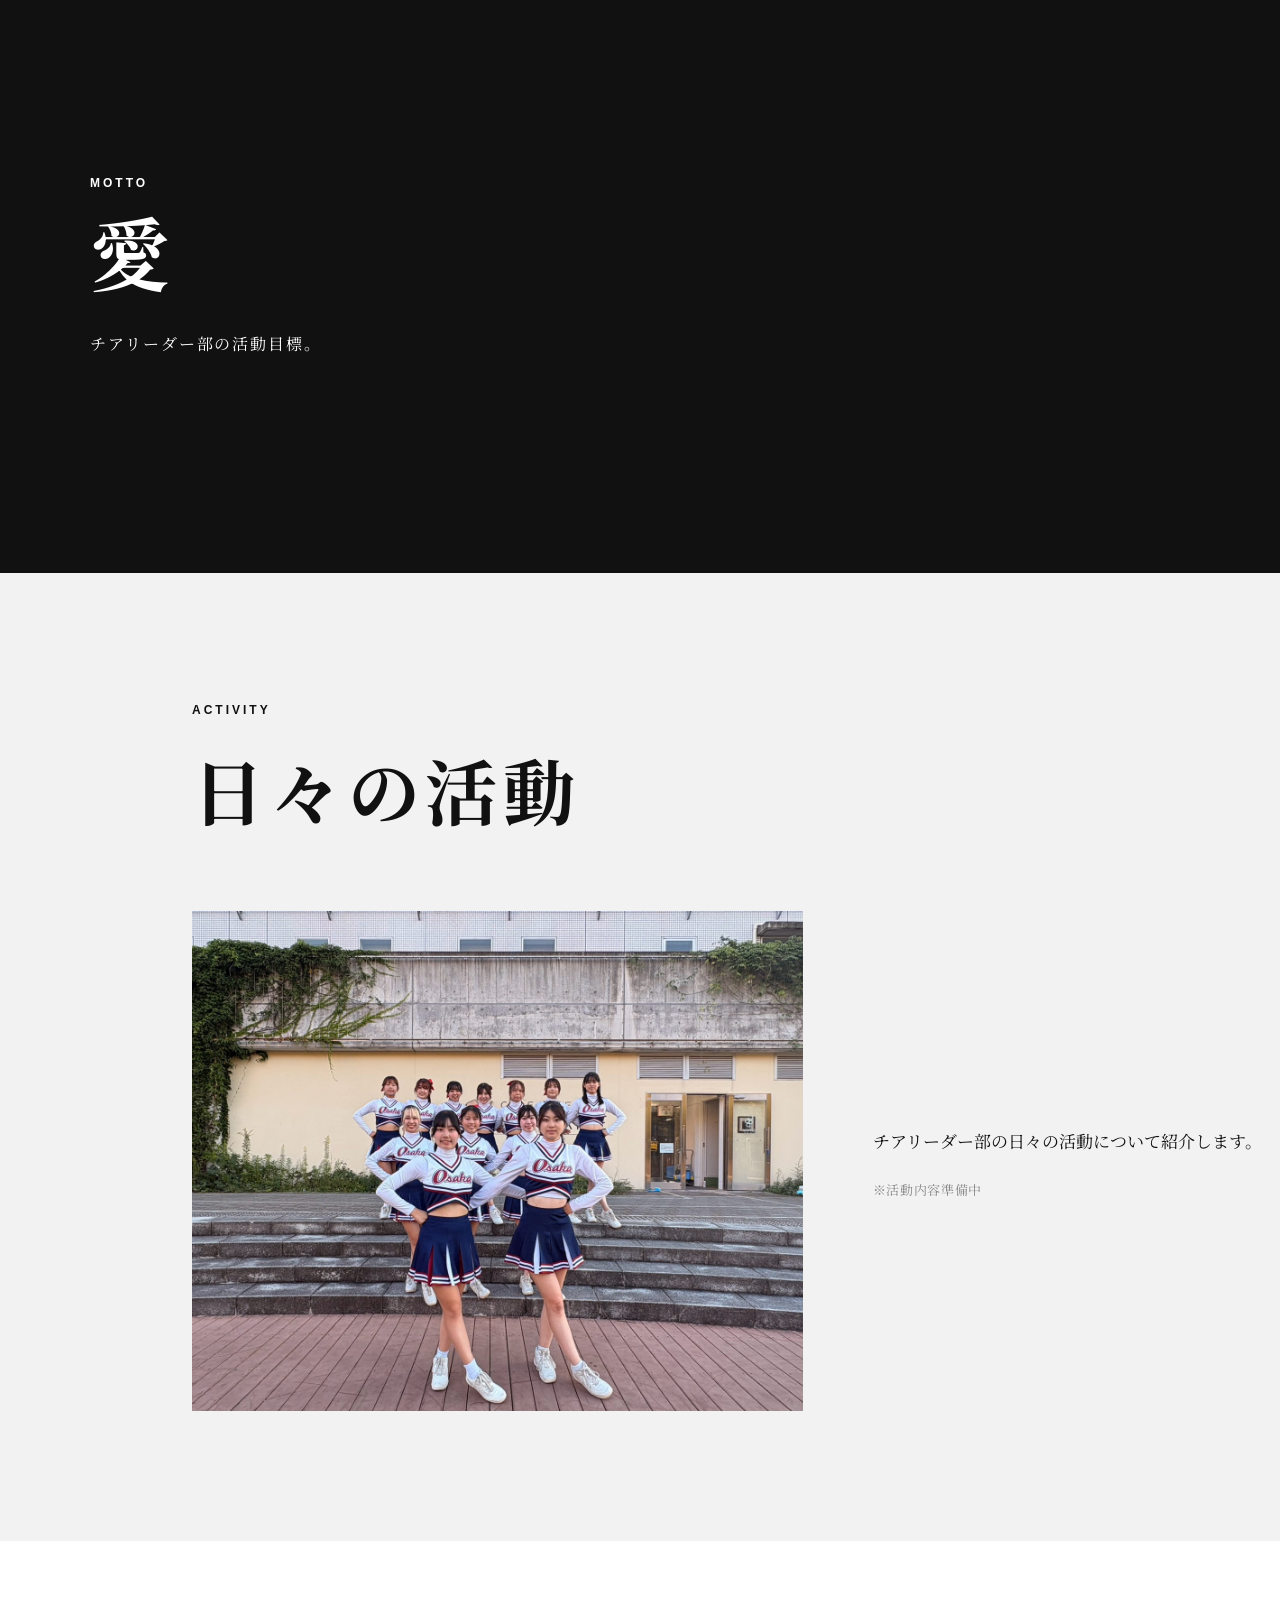
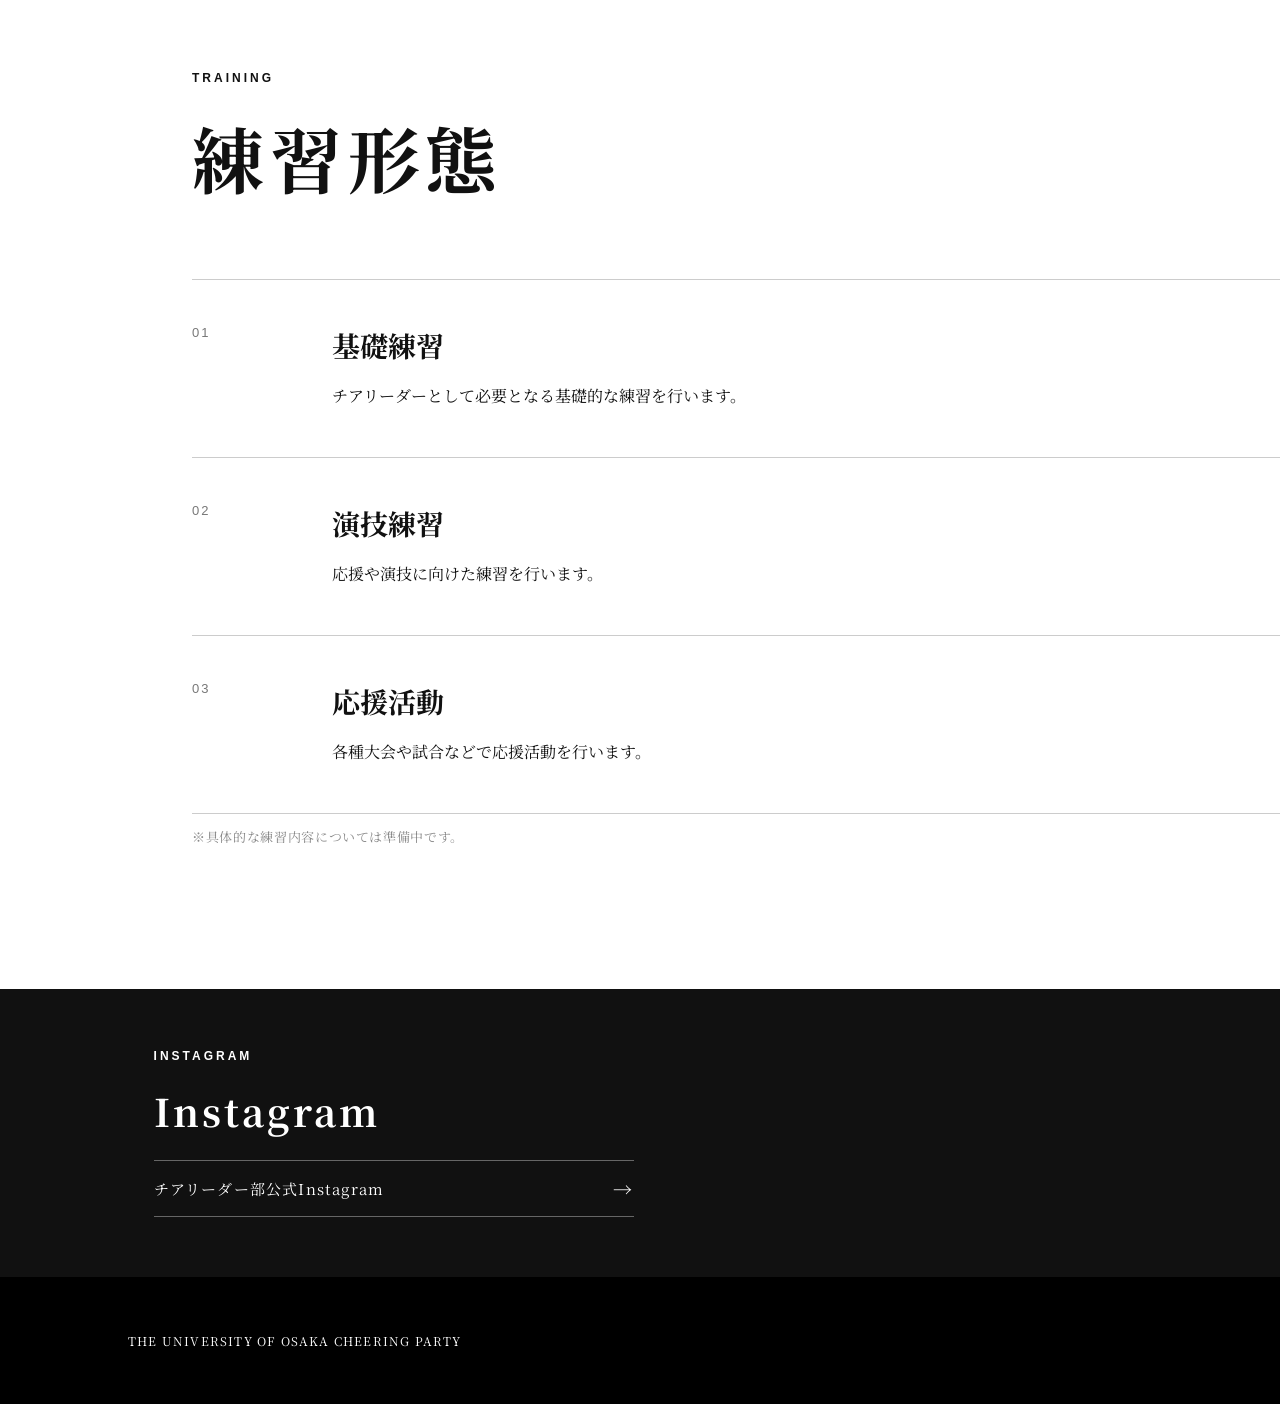
<file: cheer.html>
<!DOCTYPE html>
<html lang="ja">

<head>
    <meta charset="UTF-8">
    <meta name="viewport" content="width=device-width, initial-scale=1.0">

    <title>CHEER | 大阪大学応援団 OFFICIAL</title>

    <link rel="stylesheet" href="css/style.css">

    <link rel="preconnect" href="https://fonts.googleapis.com">
    <link rel="preconnect" href="https://fonts.gstatic.com" crossorigin>
    <link href="https://fonts.googleapis.com/css2?family=Noto+Serif+JP:wght@400;500;600;700;800;900&display=swap" rel="stylesheet">
</head>

<body>
    <a href="index.html" class="archive-home" aria-label="ホームのトップへ戻る">大阪大学応援団</a>

    

    <button class="menu-button" id="menuButton">
        ☰
    </button>

    <nav class="menu" id="menu" aria-label="サイトメニュー">
        <a href="index.html">ホーム</a>
        <div class="menu-group">
            <button class="menu-submenu-toggle" type="button" aria-expanded="false" aria-controls="partsSubmenu">三部について <span aria-hidden="true">＋</span></button>
            <div class="menu-submenu" id="partsSubmenu" hidden>
                <a href="leader.html">リーダー部</a>
                <a href="cheer.html">チアリーダー部</a>
                <a href="band.html">ブラス部</a>
            </div>
        </div>
        <a href="about.html">応援団について</a>
        <a href="about.html#leader-message">団長挨拶</a>
        <a href="member.html">団員紹介</a>
        <a href="performance.html">演目</a>
        <a href="history.html">応援団の歴史</a>
        <a href="activity.html">活動記録</a>
        <a href="welcome.html">新入生・入団希望の皆様へ</a>
        <a href="links.html">関連リンク</a>
        <a href="contact.html">お問い合わせ</a>
    </nav>


    <main>

        

        <section class="cheer-page">

            <div class="cheer-hero-background"></div>

            <div class="cheer-hero-content">

                <p class="section-label">
                    CHEER
                </p>

                <h1>
                    チアリーダー部
                </h1>

                <div class="cheer-motto">

                    <span>
                        活動目標
                    </span>

                    <strong>
                        愛
                    </strong>

                </div>

                <p class="cheer-intro">
                    大阪大学応援団チアリーダー部。
                </p>

            </div>

        </section>


        

        <section class="cheer-greeting">

            <div class="cheer-section-inner">

                <p class="section-label">
                    MESSAGE
                </p>

                <h2>
                    部長挨拶
                </h2>

                <div class="cheer-message">

                    <div class="cheer-message-photo">
                        <span>PHOTO</span>
                    </div>

                    <div class="cheer-message-text">

                        <p class="cheer-placeholder">
                            チアリーダー部長からの挨拶を掲載します。
                        </p>

                        <p class="cheer-note">
                            ※文章準備中
                        </p>

                    </div>

                </div>

            </div>

        </section>


        

        <section class="cheer-motto-section">

            <div class="cheer-motto-inner">

                <p class="section-label">
                    MOTTO
                </p>

                <h2>
                    愛
                </h2>

                <p>
                    チアリーダー部の活動目標。
                </p>

            </div>

        </section>


        

        <section class="cheer-activity" id="cheer-activity">

            <div class="cheer-section-inner">

                <p class="section-label">
                    ACTIVITY
                </p>

                <h2>
                    日々の活動
                </h2>

                <div class="cheer-activity-grid">

                    <div class="cheer-activity-photo">
                        <img
                            src="images/cheer2.jpg"
                            alt="チアリーダー部の活動"
                        >
                    </div>

                    <div class="cheer-activity-text">

                        <p>
                            チアリーダー部の日々の活動について紹介します。
                        </p>

                        <p class="cheer-note">
                            ※活動内容準備中
                        </p>

                    </div>

                </div>

            </div>

        </section>


        

        <section class="cheer-training">

            <div class="cheer-section-inner">

                <p class="section-label">
                    TRAINING
                </p>

                <h2>
                    練習形態
                </h2>

                <div class="training-list">

                    <div class="training-item">

                        <span class="training-number">
                            01
                        </span>

                        <div>
                            <h3>
                                基礎練習
                            </h3>

                            <p>
                                チアリーダーとして必要となる基礎的な練習を行います。
                            </p>
                        </div>

                    </div>


                    <div class="training-item">

                        <span class="training-number">
                            02
                        </span>

                        <div>
                            <h3>
                                演技練習
                            </h3>

                            <p>
                                応援や演技に向けた練習を行います。
                            </p>
                        </div>

                    </div>


                    <div class="training-item">

                        <span class="training-number">
                            03
                        </span>

                        <div>
                            <h3>
                                応援活動
                            </h3>

                            <p>
                                各種大会や試合などで応援活動を行います。
                            </p>

                        </div>

                    </div>

                </div>

                <p class="cheer-note">
                    ※具体的な練習内容については準備中です。
                </p>

            </div>

        </section>


        

        <section class="cheer-instagram">

            <div class="cheer-instagram-inner">

                <p class="section-label">
                    INSTAGRAM
                </p>

                <h2>
                    Instagram
                </h2>

                <a
                    href="https://www.instagram.com/uocp_cheer/"
                    class="instagram-link"
                    target="_blank"
                    rel="noopener noreferrer"
                >
                    <span>
                        チアリーダー部公式Instagram
                    </span>

                    <span class="instagram-arrow">
                        →
                    </span>

                </a>

            </div>

        </section>

    </main>


    

    <footer>

        <p>
            THE UNIVERSITY OF OSAKA CHEERING PARTY
        </p>

     

    </footer>


    <script src="js/script.js"></script>

</body>

</html>
</file>
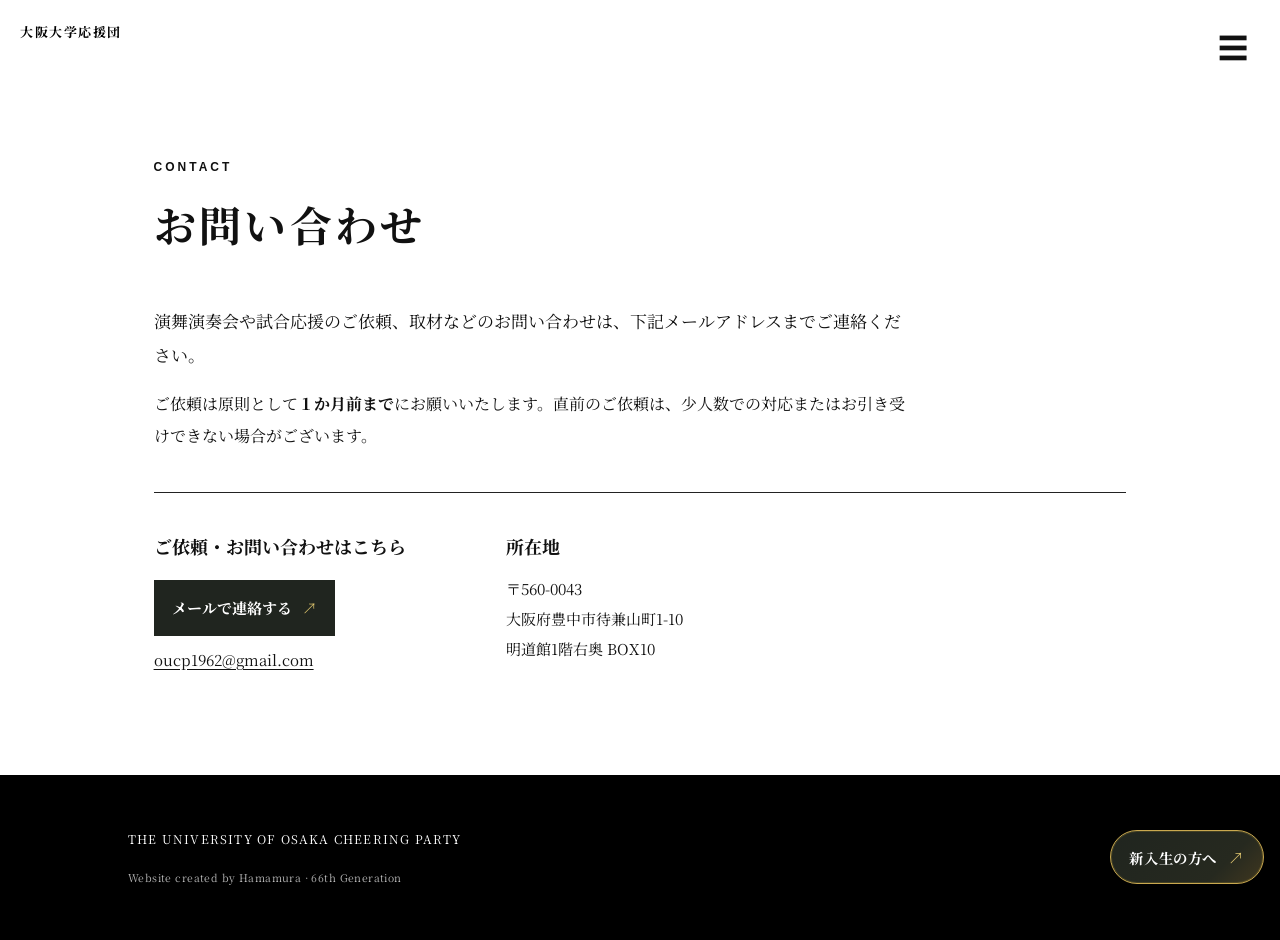
<file: contact.html>
<!DOCTYPE html>
<html lang="ja">

<head>
    <meta charset="UTF-8">
    <meta name="viewport" content="width=device-width, initial-scale=1.0">
    <title>CONTACT | 大阪大学応援団 OFFICIAL</title>

    <link rel="stylesheet" href="css/style.css">
    <link rel="preconnect" href="https://fonts.googleapis.com">
    <link rel="preconnect" href="https://fonts.gstatic.com" crossorigin>
    <link href="https://fonts.googleapis.com/css2?family=Noto+Serif+JP:wght@400;500;600;700;800;900&display=swap" rel="stylesheet">
</head>

<body>
    <a href="index.html" class="archive-home" aria-label="ホームのトップへ戻る">大阪大学応援団</a>

    <button class="menu-button" id="menuButton" aria-label="メニューを開く">
        ☰
    </button>

    <nav class="menu" id="menu" aria-label="サイトメニュー">
        <a href="index.html">ホーム</a>
        <div class="menu-group">
            <button class="menu-submenu-toggle" type="button" aria-expanded="false" aria-controls="partsSubmenu">三部について <span aria-hidden="true">＋</span></button>
            <div class="menu-submenu" id="partsSubmenu" hidden>
                <a href="leader.html">リーダー部</a>
                <a href="cheer.html">チアリーダー部</a>
                <a href="band.html">ブラス部</a>
            </div>
        </div>
        <a href="about.html">応援団について</a>
        <a href="about.html#leader-message">団長挨拶</a>
        <a href="member.html">団員紹介</a>
        <a href="performance.html">演目</a>
        <a href="history.html">応援団の歴史</a>
        <a href="activity.html">活動記録</a>
        <a href="welcome.html">新入生・入団希望の皆様へ</a>
        <a href="links.html">関連リンク</a>
        <a href="contact.html">お問い合わせ</a>
    </nav>

    <main>
        <section class="contact-page">
            <p class="section-label">CONTACT</p>
            <h1>お問い合わせ</h1>
            <p class="contact-lead">演舞演奏会や試合応援のご依頼、取材などのお問い合わせは、下記メールアドレスまでご連絡ください。</p>
            <p class="contact-deadline">ご依頼は原則として<strong>１か月前まで</strong>にお願いいたします。直前のご依頼は、少人数での対応またはお引き受けできない場合がございます。</p>

            <div class="contact-details">
                <div class="contact-item">
                    <h2>ご依頼・お問い合わせはこちら</h2>
                    <p><a class="contact-action" href="mailto:oucp1962@gmail.com">メールで連絡する <span aria-hidden="true">↗</span></a></p>
                    <p><a class="contact-email" href="mailto:oucp1962@gmail.com">oucp1962@gmail.com</a></p>
                </div>

                <div class="contact-item">
                    <h2>所在地</h2>
                    <p>
                        〒560-0043<br>
                        大阪府豊中市待兼山町1-10<br>
                        明道館1階右奥 BOX10
                    </p>
                </div>
            </div>
        </section>
    </main>

    <footer>
        <p>THE UNIVERSITY OF OSAKA CHEERING PARTY</p>
        <p class="site-credit">Website created by Hamamura · 66th Generation</p>
    </footer>

    <script src="js/script.js"></script>
</body>

</html>
</file>
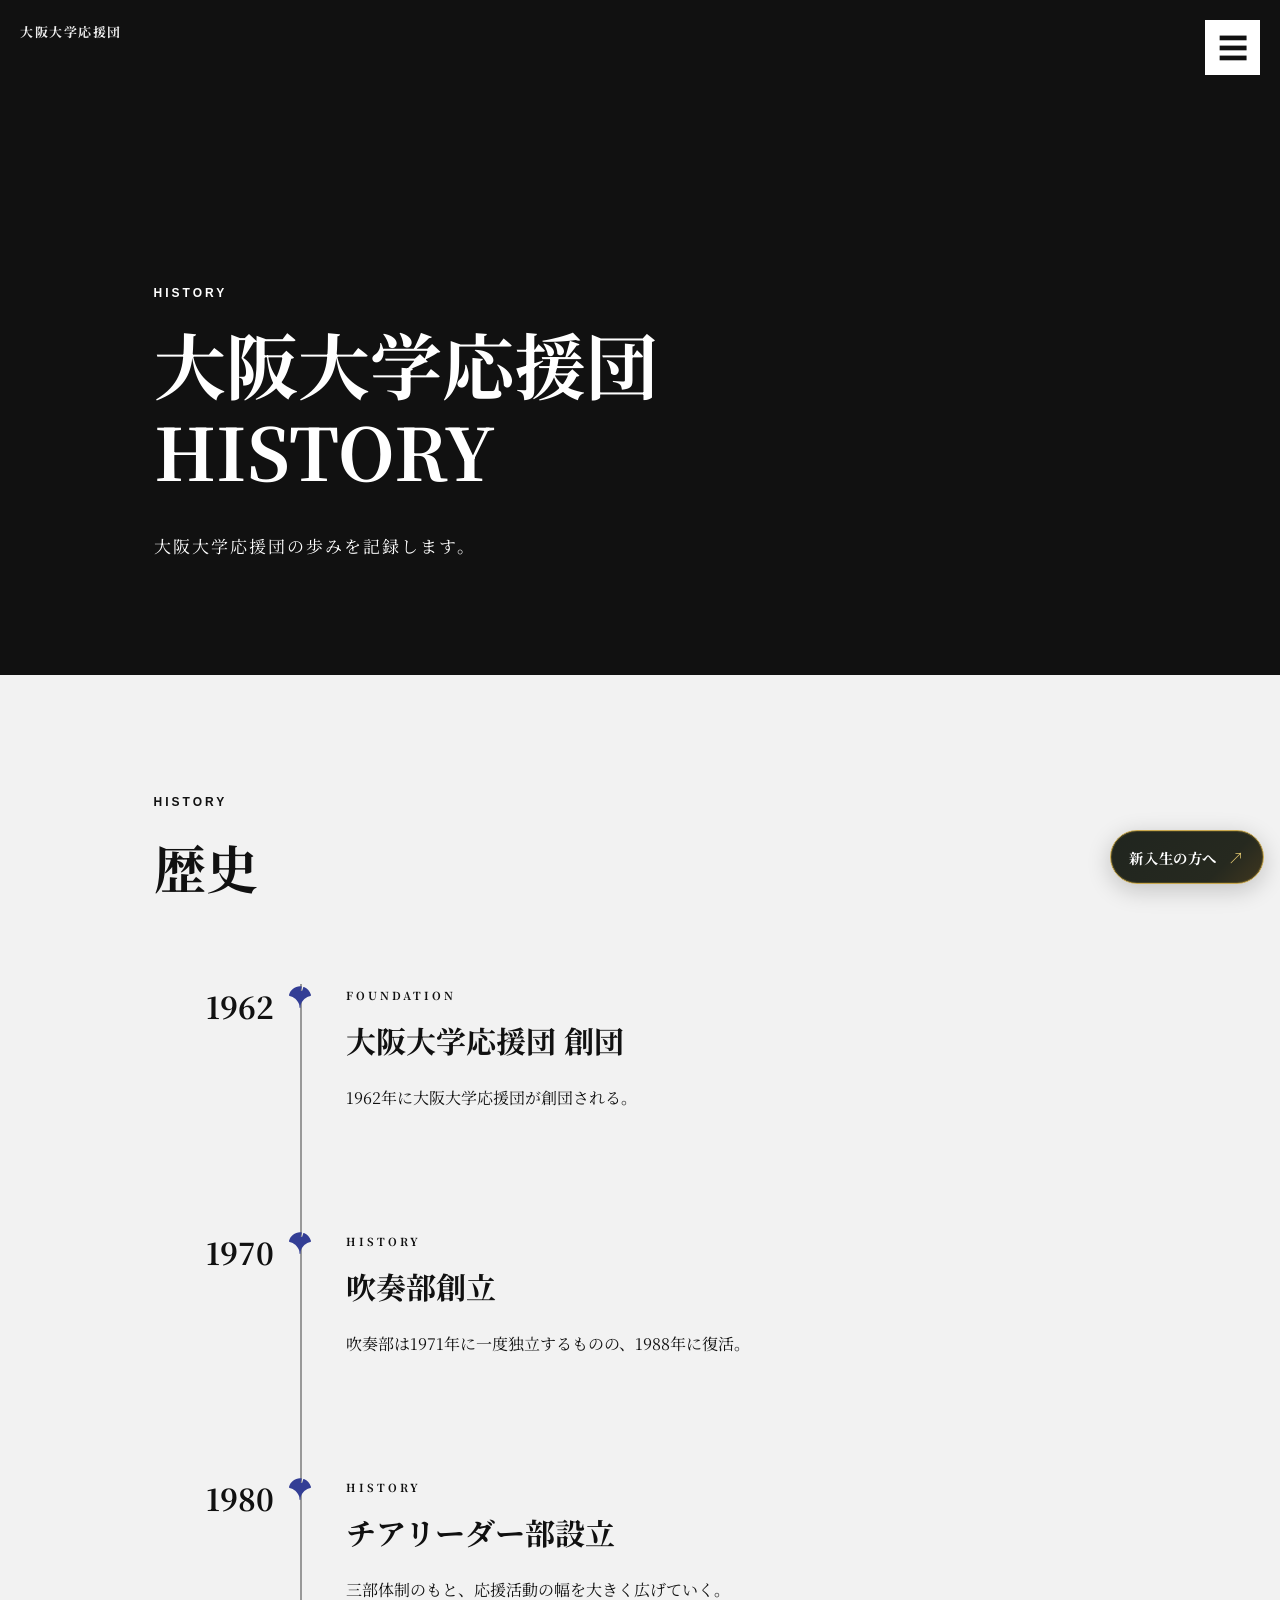
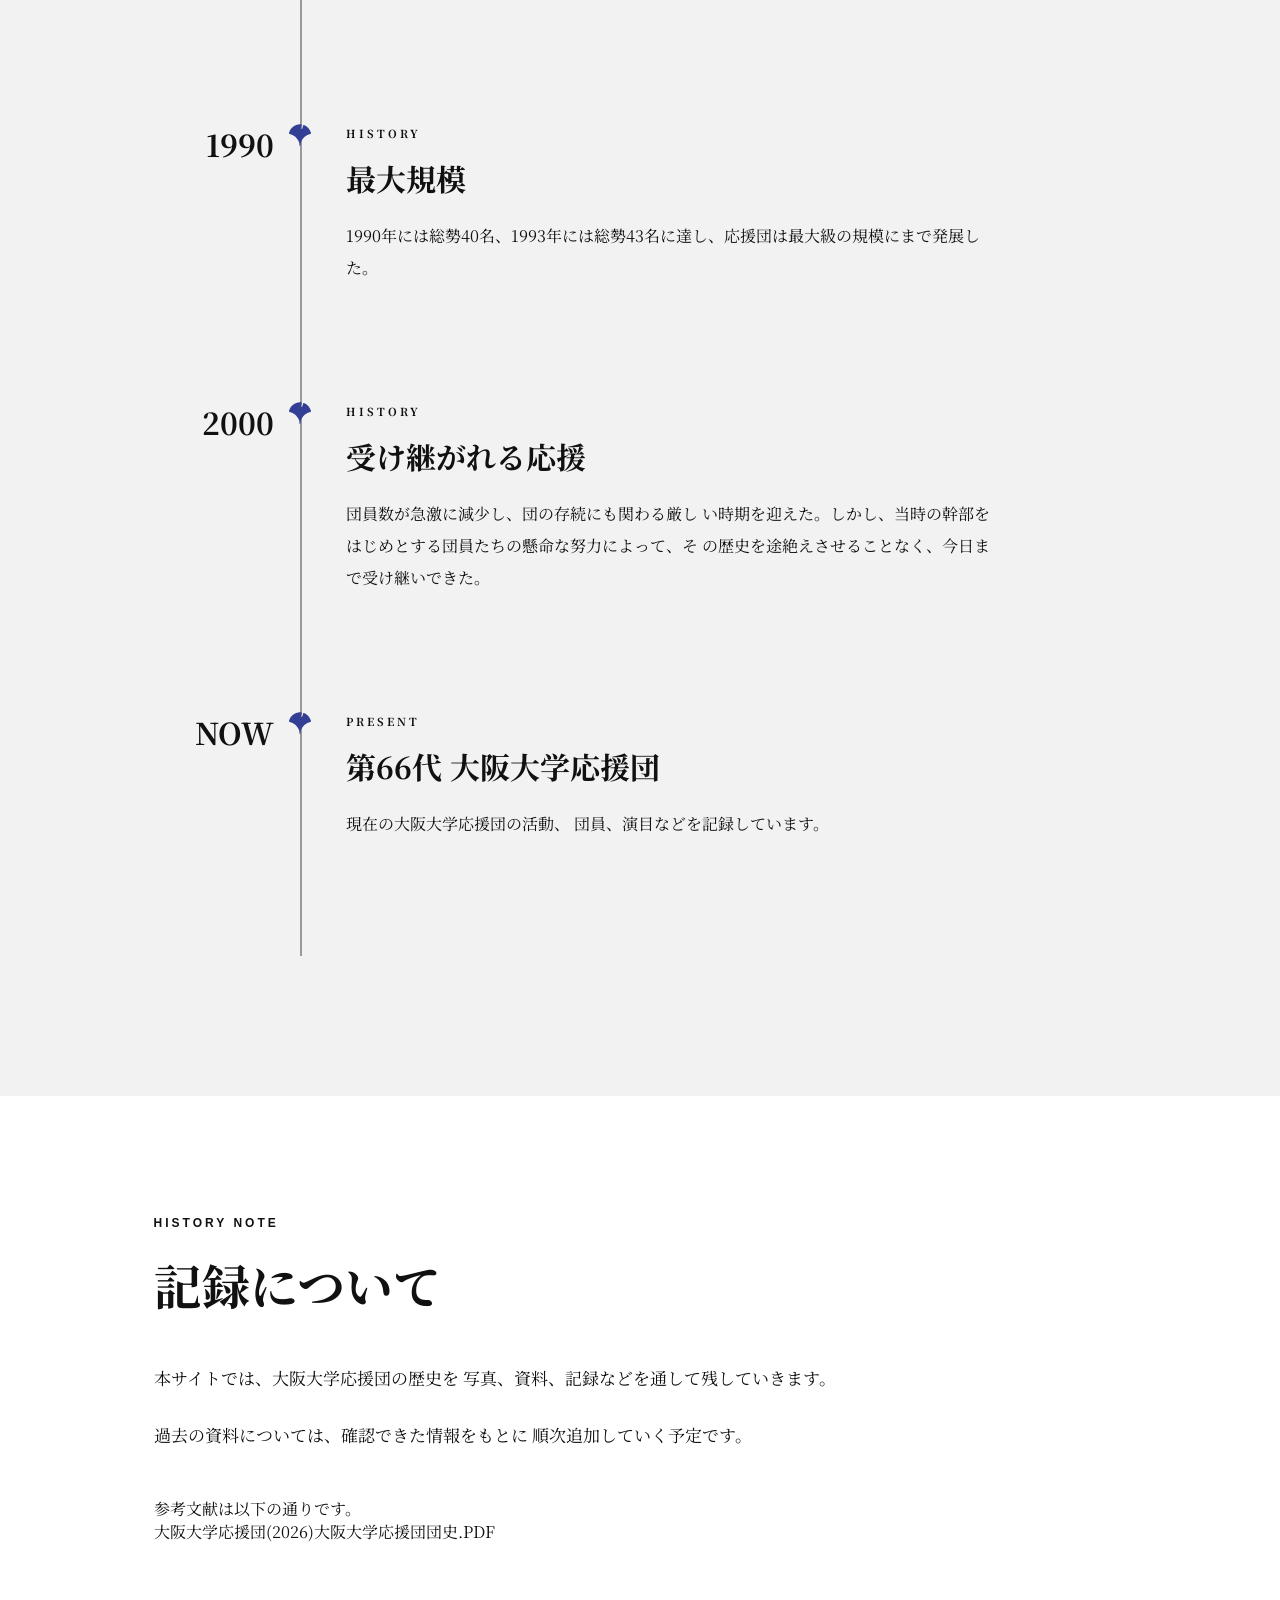
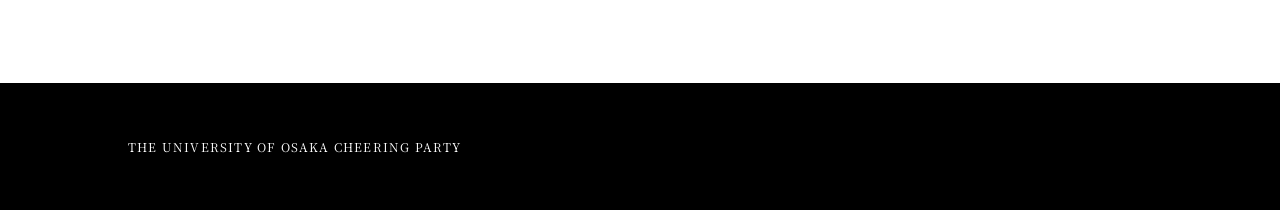
<file: history.html>
<!DOCTYPE html>
<html lang="ja">

<head>

    <meta charset="UTF-8">
    <meta name="viewport" content="width=device-width, initial-scale=1.0">

    <title>HISTORY | 大阪大学応援団 OFFICIAL</title>

    <link rel="stylesheet" href="css/style.css">

    <link rel="preconnect" href="https://fonts.googleapis.com">
    <link rel="preconnect" href="https://fonts.gstatic.com" crossorigin>
    <link href="https://fonts.googleapis.com/css2?family=Noto+Serif+JP:wght@400;500;600;700;800;900&display=swap" rel="stylesheet">

</head>


<body>
    <a href="index.html" class="archive-home" aria-label="ホームのトップへ戻る">大阪大学応援団</a>


    

    <button class="menu-button" id="menuButton">
        ☰
    </button>


    

    <nav class="menu" id="menu" aria-label="サイトメニュー">
        <a href="index.html">ホーム</a>
        <div class="menu-group">
            <button class="menu-submenu-toggle" type="button" aria-expanded="false" aria-controls="partsSubmenu">三部について <span aria-hidden="true">＋</span></button>
            <div class="menu-submenu" id="partsSubmenu" hidden>
                <a href="leader.html">リーダー部</a>
                <a href="cheer.html">チアリーダー部</a>
                <a href="band.html">ブラス部</a>
            </div>
        </div>
        <a href="about.html">応援団について</a>
        <a href="about.html#leader-message">団長挨拶</a>
        <a href="member.html">団員紹介</a>
        <a href="performance.html">演目</a>
        <a href="history.html">応援団の歴史</a>
        <a href="activity.html">活動記録</a>
        <a href="welcome.html">新入生・入団希望の皆様へ</a>
        <a href="links.html">関連リンク</a>
        <a href="contact.html">お問い合わせ</a>
    </nav>


    <main>


        
        
        

        <section class="history-hero">

            <div class="history-hero-content">

                <p class="section-label">
                    HISTORY
                </p>

                <h1>
                    大阪大学応援団<br>
                    HISTORY
                </h1>

                <p class="history-lead">
                    大阪大学応援団の歩みを記録します。
                </p>

            </div>

        </section>



        
        
        

        <section class="history-timeline">

            <div class="history-title">

                <p class="section-label">
                    HISTORY
                </p>

                <h2>
                    歴史
                </h2>

            </div>


            <div class="timeline">


                

                <div class="timeline-item">

                    <div class="timeline-year">
                        1962
                    </div>

                    <div class="timeline-content">

                        <p class="timeline-label">
                            FOUNDATION
                        </p>

                        <h3>
                            大阪大学応援団 創団
                        </h3>

                        <p>
                            1962年に大阪大学応援団が創団される。
                        </p>

                    </div>

                </div>



                

                <div class="timeline-item">

                    <div class="timeline-year">
                        1970
                    </div>

                    <div class="timeline-content">

                        <p class="timeline-label">
                            HISTORY
                        </p>

                        <h3>
                            吹奏部創立
                        </h3>

                        <p>
                            吹奏部は1971年に一度独立するものの、1988年に復活。
                        </p>

                    </div>

                </div>



                

                <div class="timeline-item">

                    <div class="timeline-year">
                        1980
                    </div>

                    <div class="timeline-content">

                        <p class="timeline-label">
                            HISTORY
                        </p>

                        <h3>
                            チアリーダー部設立
                        </h3>

                        <p>
                            三部体制のもと、応援活動の幅を大きく広げていく。
                        </p>

                    </div>

                </div>



                

                <div class="timeline-item">

                    <div class="timeline-year">
                        1990
                    </div>

                    <div class="timeline-content">

                        <p class="timeline-label">
                            HISTORY
                        </p>

                        <h3>
                            最大規模
                        </h3>

                        <p>
                            1990年には総勢40名、1993年には総勢43名に達し、応援団は最大級の規模にまで発展した。
                        </p>

                    </div>

                </div>



                

                <div class="timeline-item">

                    <div class="timeline-year">
                        2000
                    </div>

                    <div class="timeline-content">

                        <p class="timeline-label">
                            HISTORY
                        </p>

                        <h3>
                            受け継がれる応援
                        </h3>

                        <p>
                           団員数が急激に減少し、団の存続にも関わる厳し
い時期を迎えた。しかし、当時の幹部をはじめとする団員たちの懸命な努力によって、そ
の歴史を途絶えさせることなく、今日まで受け継いできた。
                        </p>

                    </div>

                </div>



                

                <div class="timeline-item">

                    <div class="timeline-year">
                        NOW
                    </div>

                    <div class="timeline-content">

                        <p class="timeline-label">
                            PRESENT
                        </p>

                        <h3>
                            第66代 大阪大学応援団
                        </h3>

                        <p>
                            現在の大阪大学応援団の活動、
                            団員、演目などを記録しています。
                        </p>

                    </div>

                </div>


            </div>

        </section>



        
        
        

        <section class="history-note">

            <p class="section-label">
                HISTORY NOTE
            </p>

            <h2>
                記録について
            </h2>

            <p>
                本サイトでは、大阪大学応援団の歴史を
                写真、資料、記録などを通して残していきます。
            </p>

            <p>
                過去の資料については、確認できた情報をもとに
                順次追加していく予定です。
            </p>
            <br>参考文献は以下の通りです。
            <br>大阪大学応援団(2026)大阪大学応援団団史.PDF
        </section>


    </main>


    <footer>

        <p>
            THE UNIVERSITY OF OSAKA CHEERING PARTY
        </p>

       

    </footer>


    <script src="js/script.js"></script>

</body>

</html>
</file>
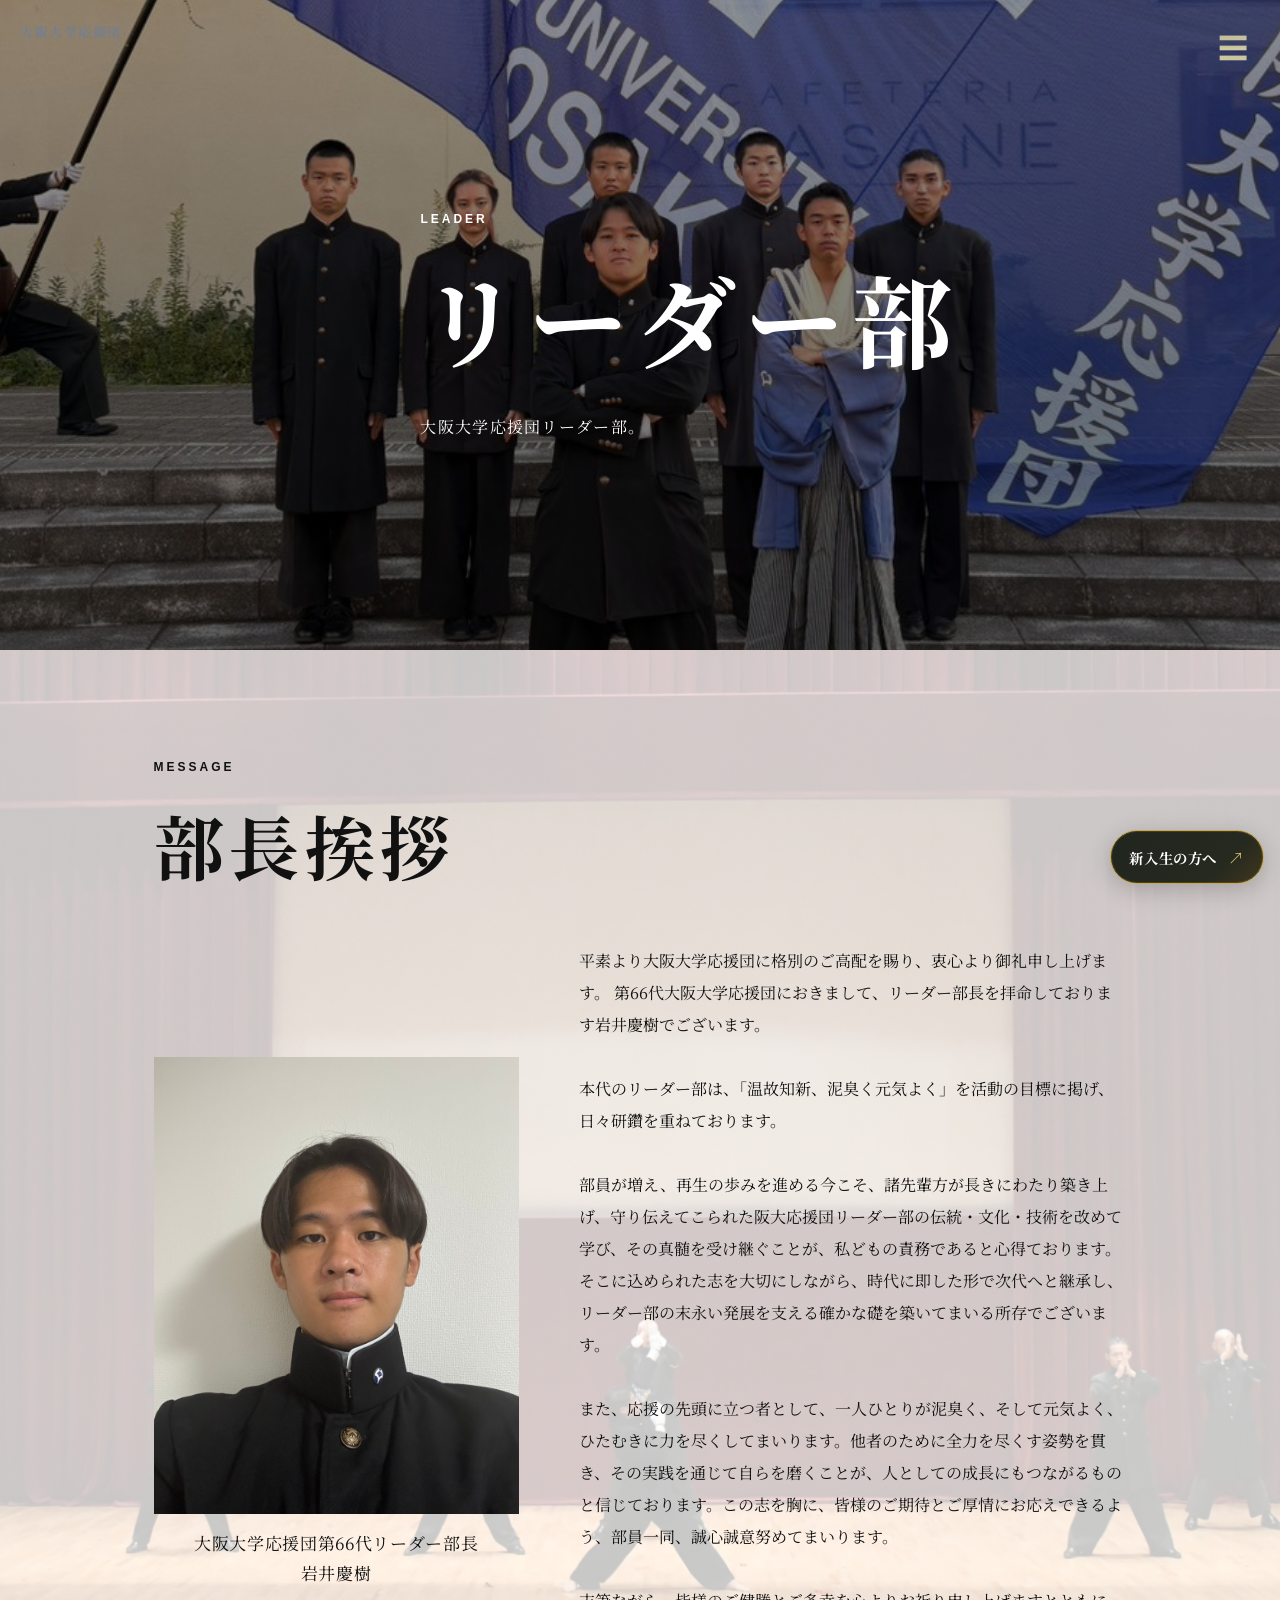
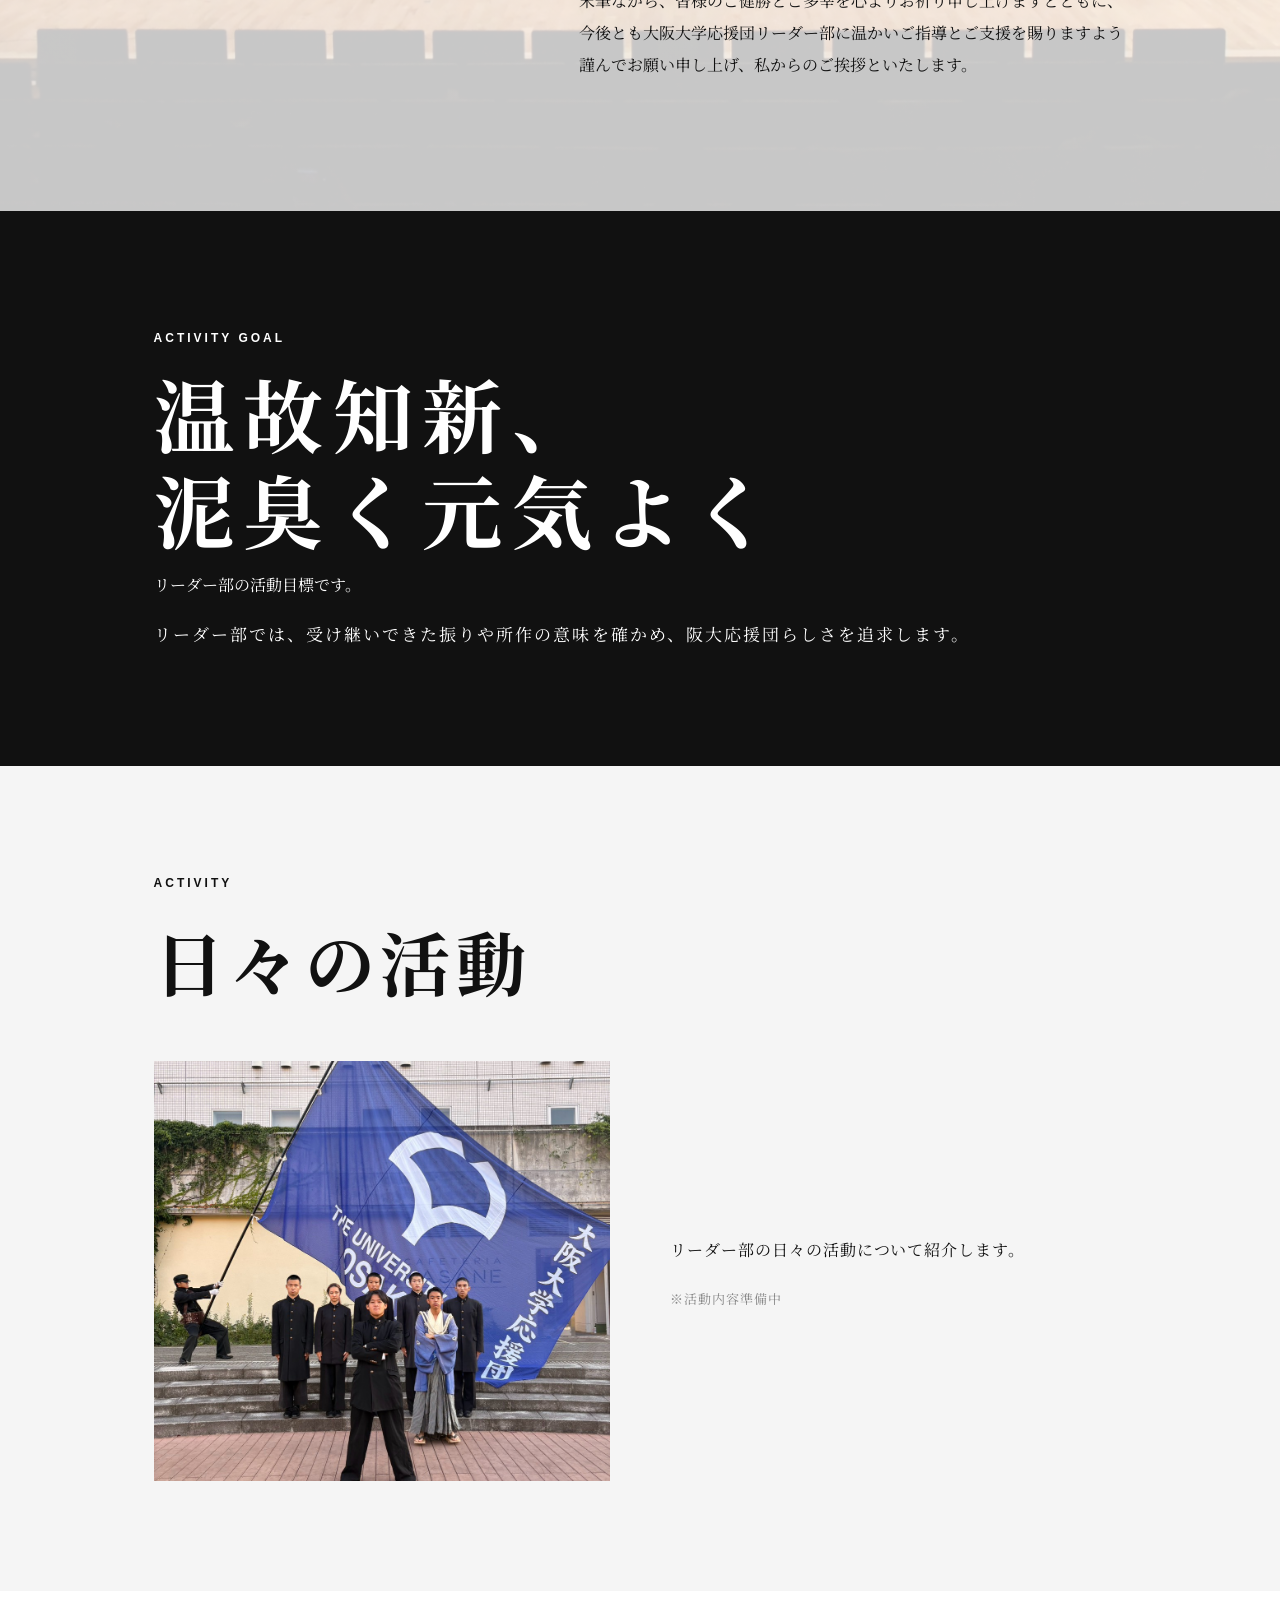
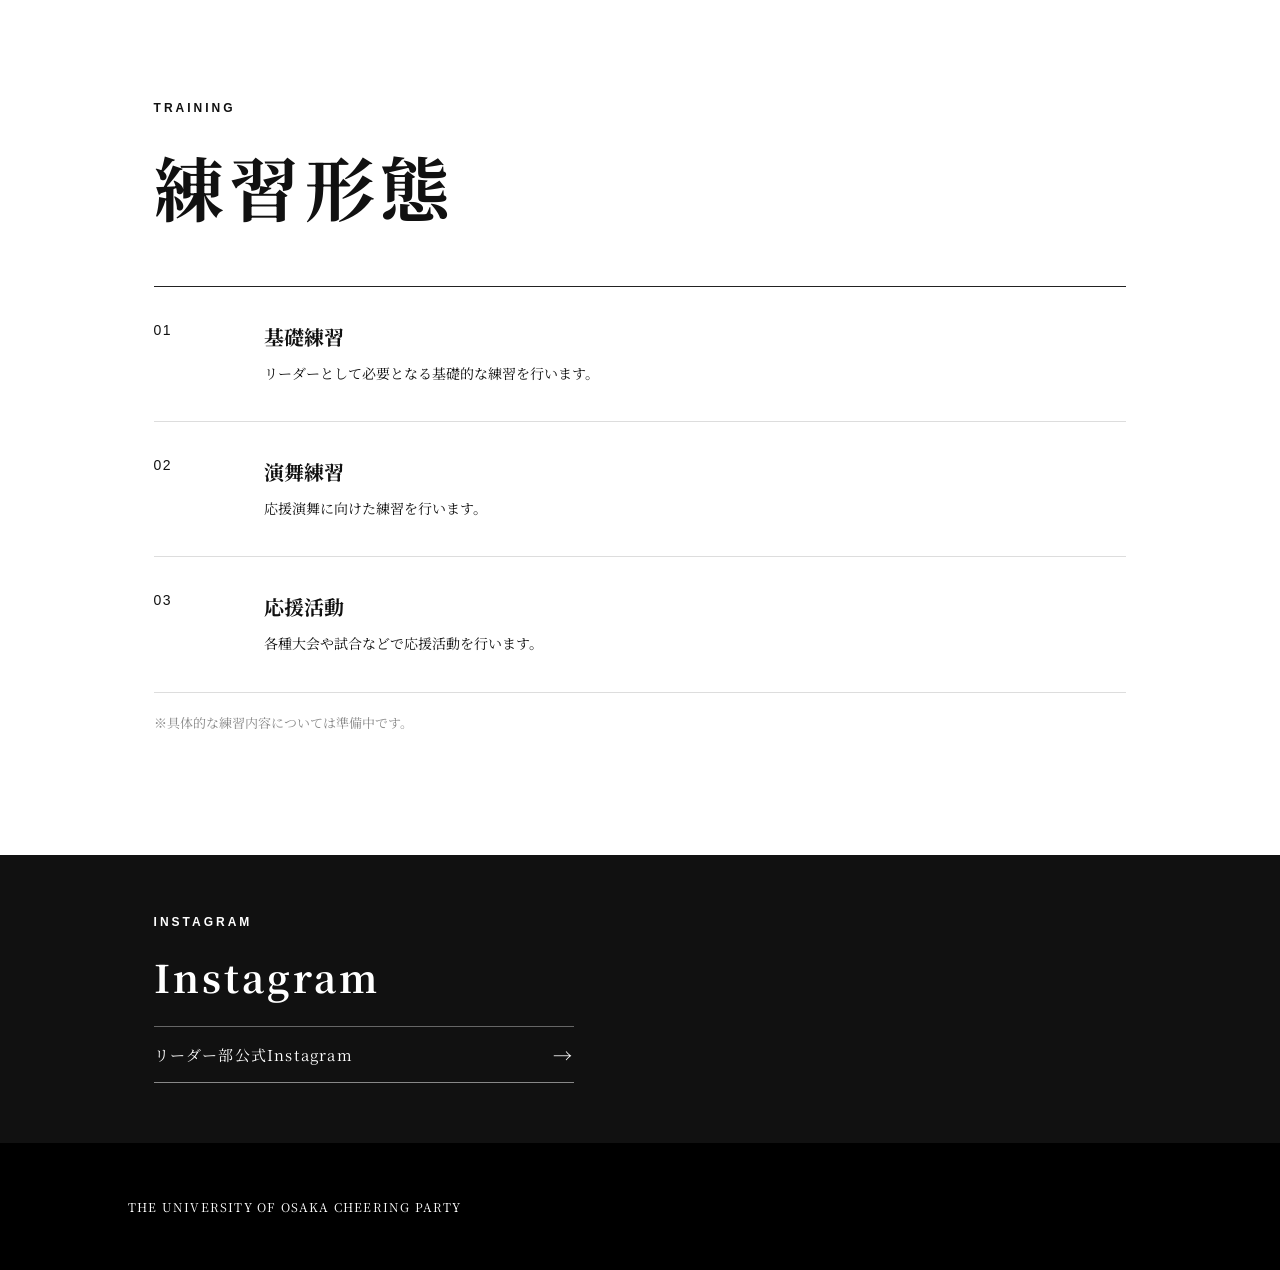
<file: leader.html>
<!DOCTYPE html>
<html lang="ja">

<head>
    <meta charset="UTF-8">
    <meta name="viewport" content="width=device-width, initial-scale=1.0">

    <title>LEADER | 大阪大学応援団 OFFICIAL</title>

    
    <link rel="stylesheet" href="css/style.css">

    
    <link rel="stylesheet" href="css/leader.css">

    
    <link rel="preconnect" href="https://fonts.googleapis.com">
    <link rel="preconnect" href="https://fonts.gstatic.com" crossorigin>

    <link
        href="https://fonts.googleapis.com/css2?family=Noto+Serif+JP:wght@400;500;600;700;800;900&display=swap"
        rel="stylesheet">
</head>


<body>
    <a href="index.html" class="archive-home" aria-label="ホームのトップへ戻る">大阪大学応援団</a>


    

    <button
        class="menu-button"
        id="menuButton"
        aria-label="メニューを開く">
        ☰
    </button>


    

    <nav class="menu" id="menu" aria-label="サイトメニュー">
        <a href="index.html">ホーム</a>
        <div class="menu-group">
            <button class="menu-submenu-toggle" type="button" aria-expanded="false" aria-controls="partsSubmenu">三部について <span aria-hidden="true">＋</span></button>
            <div class="menu-submenu" id="partsSubmenu" hidden>
                <a href="leader.html">リーダー部</a>
                <a href="cheer.html">チアリーダー部</a>
                <a href="band.html">ブラス部</a>
            </div>
        </div>
        <a href="about.html">応援団について</a>
        <a href="about.html#leader-message">団長挨拶</a>
        <a href="member.html">団員紹介</a>
        <a href="performance.html">演目</a>
        <a href="history.html">応援団の歴史</a>
        <a href="activity.html">活動記録</a>
        <a href="welcome.html">新入生・入団希望の皆様へ</a>
        <a href="links.html">関連リンク</a>
        <a href="contact.html">お問い合わせ</a>
    </nav>



    <main>


        

        <section class="leader-page">

            <div class="leader-hero-background"></div>

            <div class="leader-hero-content">

                <p class="section-label">
                    LEADER
                </p>

                <h1>
                    リーダー部
                </h1>

                <p class="leader-intro">
                    大阪大学応援団リーダー部。
                </p>

            </div>

        </section>



        

        <section class="leader-greeting">

            <div class="leader-section-inner">

                <p class="section-label">
                    MESSAGE
                </p>

                <h2>
                    部長挨拶
                </h2>


                <div class="leader-message">


                    

                    <div class="leader-message-portrait">
                        <div class="leader-message-photo">
                            <img src="images/iwa-l.jpg" alt="リーダー部長 岩井慶樹">
                        </div>
                        <p class="leader-message-caption">
                            大阪大学応援団第66代リーダー部長<br>
                            岩井慶樹
                        </p>
                    </div>


                    

                    <div class="leader-message-text">

                        <p class="leader-placeholder">
                            平素より大阪大学応援団に格別のご高配を賜り、衷心より御礼申し上げます。
第66代大阪大学応援団におきまして、リーダー部長を拝命しております岩井慶樹でございます。

<br><br>本代のリーダー部は、「温故知新、泥臭く元気よく」を活動の目標に掲げ、日々研鑽を重ねております。

<br><br>部員が増え、再生の歩みを進める今こそ、諸先輩方が長きにわたり築き上げ、守り伝えてこられた阪大応援団リーダー部の伝統・文化・技術を改めて学び、その真髄を受け継ぐことが、私どもの責務であると心得ております。そこに込められた志を大切にしながら、時代に即した形で次代へと継承し、リーダー部の末永い発展を支える確かな礎を築いてまいる所存でございます。

<br><br>また、応援の先頭に立つ者として、一人ひとりが泥臭く、そして元気よく、ひたむきに力を尽くしてまいります。他者のために全力を尽くす姿勢を貫き、その実践を通じて自らを磨くことが、人としての成長にもつながるものと信じております。この志を胸に、皆様のご期待とご厚情にお応えできるよう、部員一同、誠心誠意努めてまいります。

<br><br>末筆ながら、皆様のご健勝とご多幸を心よりお祈り申し上げますとともに、今後とも大阪大学応援団リーダー部に温かいご指導とご支援を賜りますよう謹んでお願い申し上げ、私からのご挨拶といたします。
                        </p>

                    </div>

                </div>

            </div>

        </section>



        

        <section class="leader-motto-section">

            <div class="leader-motto-inner">

                <p class="section-label">
                    ACTIVITY GOAL
                </p>

                <h2>
                    温故知新、
                    <br>泥臭く元気よく
                        
                </h2>

                <p>
                    リーダー部の活動目標です。
                </p>

                <p>
                    リーダー部では、受け継いできた振りや所作の意味を確かめ、阪大応援団らしさを追求します。
                </p>

            </div>

        </section>



        

        <section class="leader-activity" id="leader-activity">

            <div class="leader-section-inner">

                <p class="section-label">
                    ACTIVITY
                </p>

                <h2>
                    日々の活動
                </h2>


                <div class="leader-activity-grid">


                    

                    <div class="leader-activity-photo">

                        <img
                            src="images/leader2.jpg"
                            alt="大阪大学応援団リーダー部の活動">

                    </div>


                    

                    <div class="leader-activity-text">

                        <p>
                            リーダー部の日々の活動について紹介します。
                        </p>

                        <p class="leader-note">
                            ※活動内容準備中
                        </p>

                    </div>

                </div>

            </div>

        </section>



        

        <section class="leader-training">

            <div class="leader-section-inner">

                <p class="section-label">
                    TRAINING
                </p>

                <h2>
                    練習形態
                </h2>


                <div class="leader-training-list">


                    

                    <div class="leader-training-item">

                        <span class="leader-training-number">
                            01
                        </span>

                        <div>

                            <h3>
                                基礎練習
                            </h3>

                            <p>
                                リーダーとして必要となる基礎的な練習を行います。
                            </p>

                        </div>

                    </div>


                    

                    <div class="leader-training-item">

                        <span class="leader-training-number">
                            02
                        </span>

                        <div>

                            <h3>
                                演舞練習
                            </h3>

                            <p>
                                応援演舞に向けた練習を行います。
                            </p>

                        </div>

                    </div>


                    

                    <div class="leader-training-item">

                        <span class="leader-training-number">
                            03
                        </span>

                        <div>

                            <h3>
                                応援活動
                            </h3>

                            <p>
                                各種大会や試合などで応援活動を行います。
                            </p>

                        </div>

                    </div>

                </div>


                <p class="leader-note">
                    ※具体的な練習内容については準備中です。
                </p>

            </div>

        </section>



        

        <section class="leader-instagram">

            <div class="leader-instagram-inner">

                <p class="section-label">
                    INSTAGRAM
                </p>

                <h2>
                    Instagram
                </h2>


                <a
                    href="https://www.instagram.com/uocp_leader/"
                    class="instagram-link"
                    target="_blank"
                    rel="noopener noreferrer">

                    <span>
                        リーダー部公式Instagram
                    </span>

                    <span class="instagram-arrow">
                        →
                    </span>

                </a>

            </div>

        </section>


    </main>



    

    <footer>

        <p>
            THE UNIVERSITY OF OSAKA CHEERING PARTY
        </p>

    </footer>



    

    <script src="js/script.js"></script>

</body>

</html>
</file>
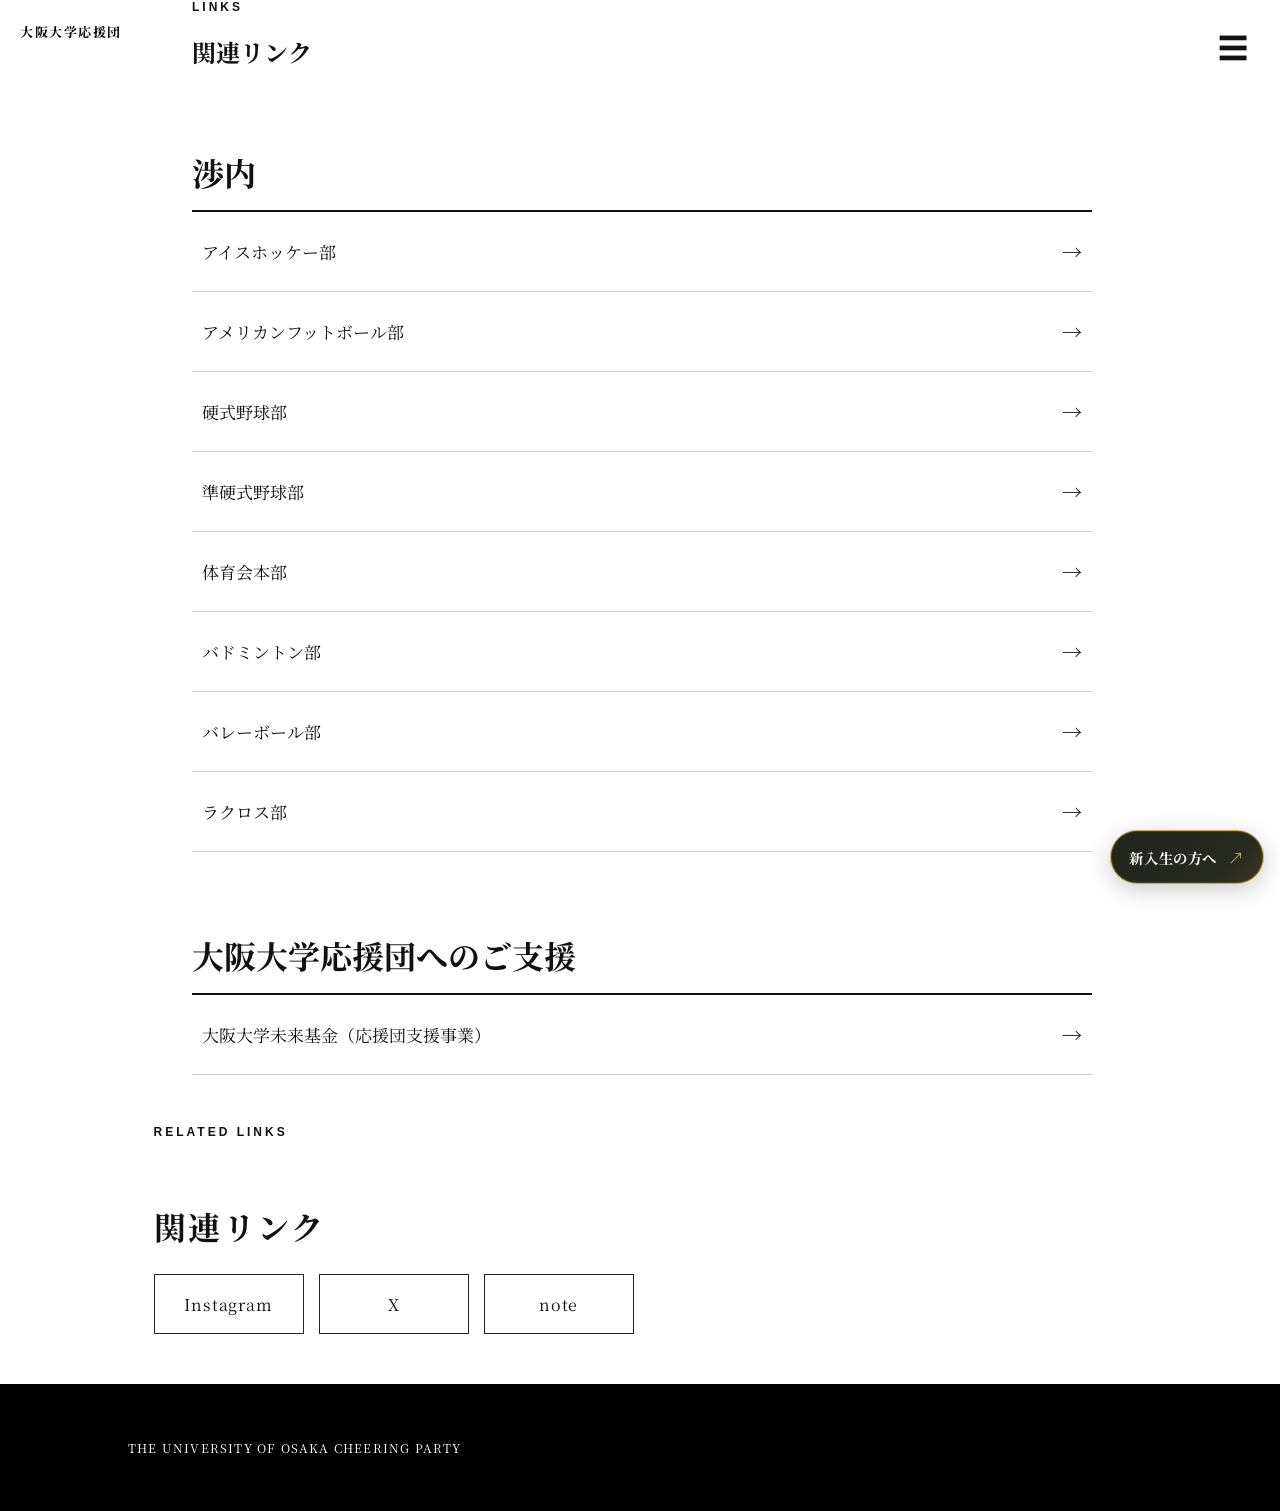
<file: links.html>
<!DOCTYPE html>
<html lang="ja">

<head>
    <meta charset="UTF-8">
    <meta name="viewport" content="width=device-width, initial-scale=1.0">

    <title>LINKS | 大阪大学応援団 OFFICIAL</title>

    <link rel="stylesheet" href="css/style.css">

    <link rel="preconnect" href="https://fonts.googleapis.com">
    <link rel="preconnect" href="https://fonts.gstatic.com" crossorigin>
    <link href="https://fonts.googleapis.com/css2?family=Noto+Serif+JP:wght@400;500;600;700;800;900&display=swap" rel="stylesheet">
</head>

<body>
    <a href="index.html" class="archive-home" aria-label="ホームのトップへ戻る">大阪大学応援団</a>

    <button class="menu-button" id="menuButton">
        ☰
    </button>

    <nav class="menu" id="menu" aria-label="サイトメニュー">
        <a href="index.html">ホーム</a>
        <div class="menu-group">
            <button class="menu-submenu-toggle" type="button" aria-expanded="false" aria-controls="partsSubmenu">三部について <span aria-hidden="true">＋</span></button>
            <div class="menu-submenu" id="partsSubmenu" hidden>
                <a href="leader.html">リーダー部</a>
                <a href="cheer.html">チアリーダー部</a>
                <a href="band.html">ブラス部</a>
            </div>
        </div>
        <a href="about.html">応援団について</a>
        <a href="about.html#leader-message">団長挨拶</a>
        <a href="member.html">団員紹介</a>
        <a href="performance.html">演目</a>
        <a href="history.html">応援団の歴史</a>
        <a href="activity.html">活動記録</a>
        <a href="welcome.html">新入生・入団希望の皆様へ</a>
        <a href="links.html">関連リンク</a>
        <a href="contact.html">お問い合わせ</a>
    </nav>

    <main>

       <section class="links-page">

    <p class="section-label">LINKS</p>
    <h1>関連リンク</h1>

    
    
    <div class="link-section">

        <p class="link-category">渉内</p>

        <a href="https://osakauniv-icehockey.jimdofree.com/" class="link-item" target="_blank" rel="noopener noreferrer">
            <span>アイスホッケー部</span>
            <span>→</span>
        </a>

        <a href="https://www.tridents.jp/" class="link-item" target="_blank" rel="noopener noreferrer">
            <span>アメリカンフットボール部</span>
            <span>→</span>
        </a>

        <a href="https://osakabbc18.wixsite.com/baseball" class="link-item" target="_blank" rel="noopener noreferrer">
            <span>硬式野球部</span>
            <span>→</span>
        </a>

        <a href="https://osakaujbc.wixsite.com/osakaujbc" class="link-item" target="_blank" rel="noopener noreferrer">
            <span>準硬式野球部</span>
            <span>→</span>
        </a>

        <a href="https://www.ousu.jp/" class="link-item" target="_blank" rel="noopener noreferrer">
            <span>体育会本部</span>
            <span>→</span>
        </a>

        <a href="https://handaibad.webnode.jp/" class="link-item" target="_blank" rel="noopener noreferrer">
            <span>バドミントン部</span>
            <span>→</span>
        </a>

        <a href="https://handaivolley.com/" class="link-item" target="_blank" rel="noopener noreferrer">
            <span>バレーボール部</span>
            <span>→</span>
        </a>

        <a href="https://osakauniv-menslax.com/" class="link-item" target="_blank" rel="noopener noreferrer">
            <span>ラクロス部</span>
            <span>→</span>
        </a>

    </div>

    <div class="link-section">

        <p class="link-category">大阪大学応援団へのご支援</p>

        <a href="https://www.miraikikin.osaka-u.ac.jp/project/oh-endan" class="link-item" target="_blank" rel="noopener noreferrer">
            <span>大阪大学未来基金（応援団支援事業）</span>
            <span>→</span>
        </a>

    </div>

</section>
<section class="links-related">

    <p class="section-label">RELATED LINKS</p>

    <h2>関連リンク</h2>

    <div class="related-links-list">

        <a href="https://www.instagram.com/handai_oh_endan/" class="related-link" target="_blank" rel="noopener noreferrer">
            <span>Instagram</span>
        </a>

        <a href="https://x.com/oucp1962" class="related-link" target="_blank" rel="noopener noreferrer">
            <span>X</span>
        </a>

        <a href="https://note.com/handai_oh_endan" class="related-link" target="_blank" rel="noopener noreferrer">
            <span>note</span>
        </a>

    </div>

</section>
    </main>

    <footer>
        <p>THE UNIVERSITY OF OSAKA CHEERING PARTY</p>
   
    </footer>

    <script src="js/script.js"></script>

</body>

</html>
</file>
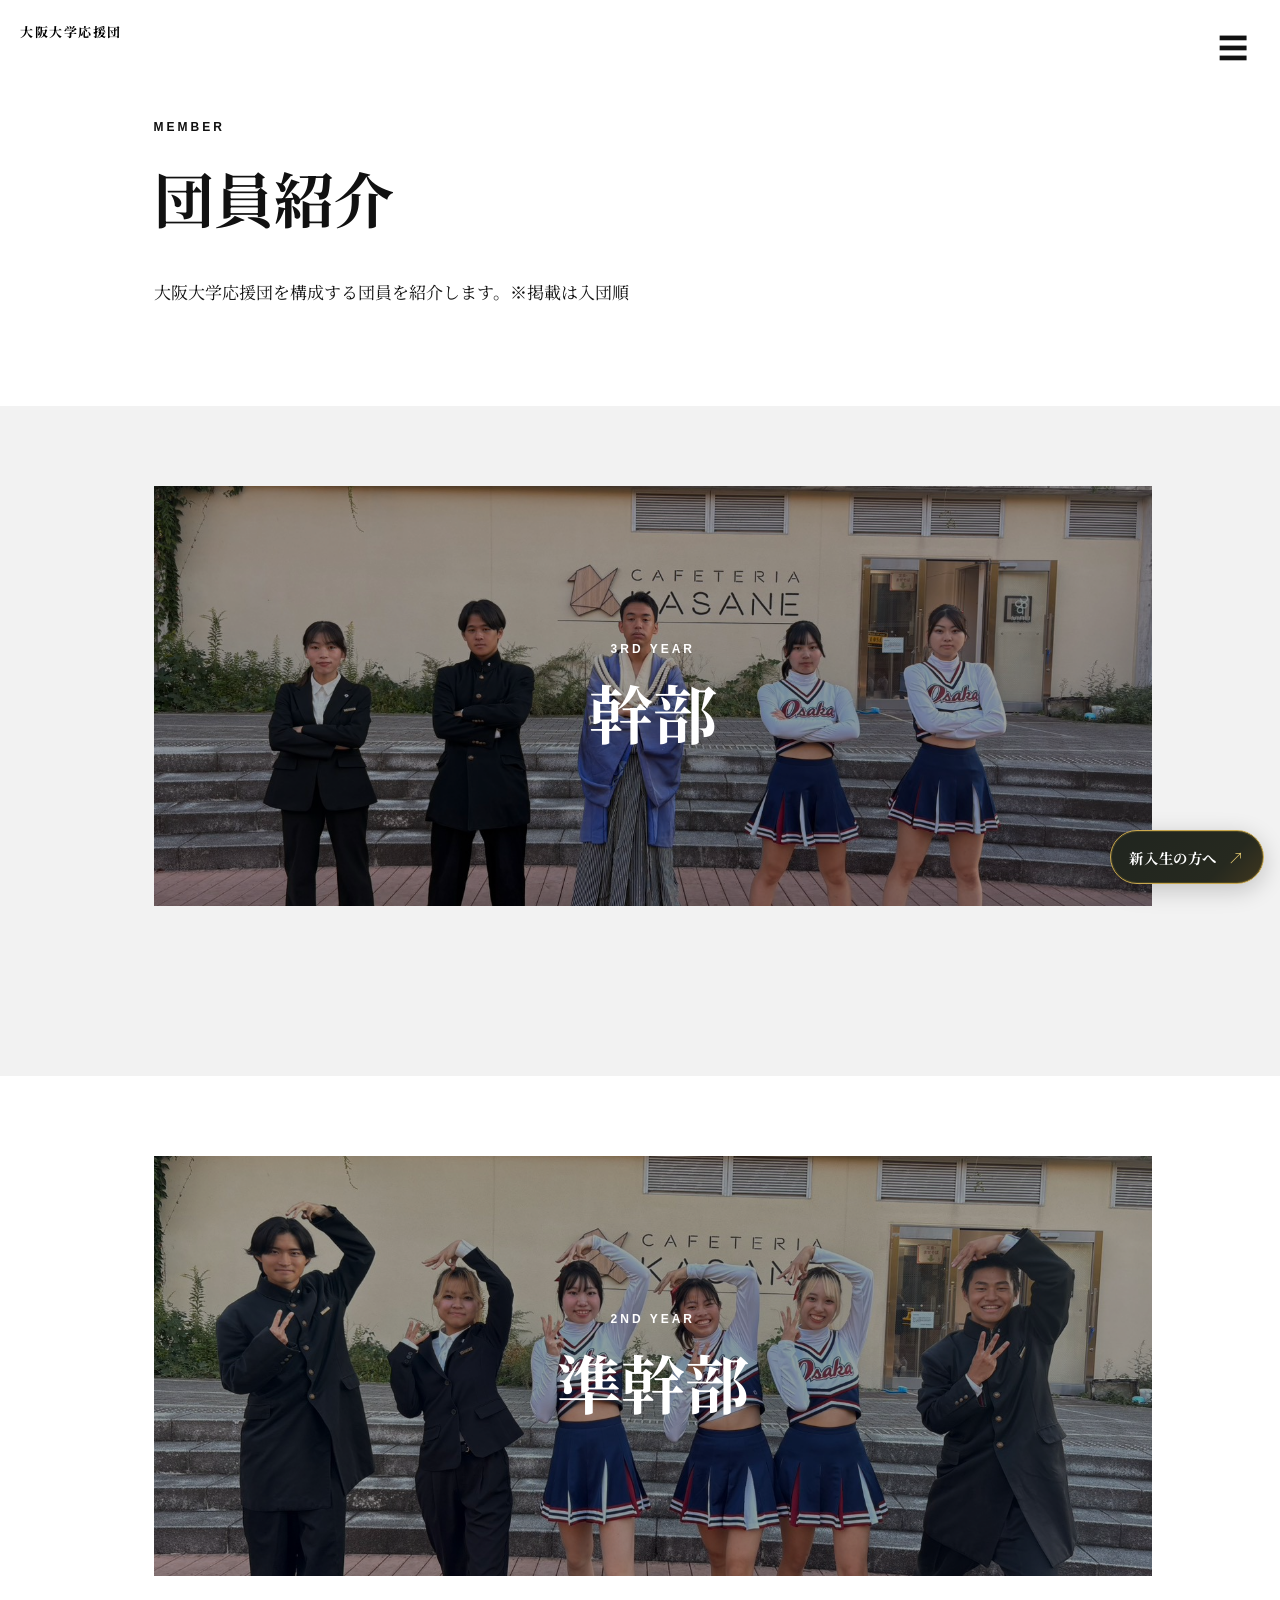
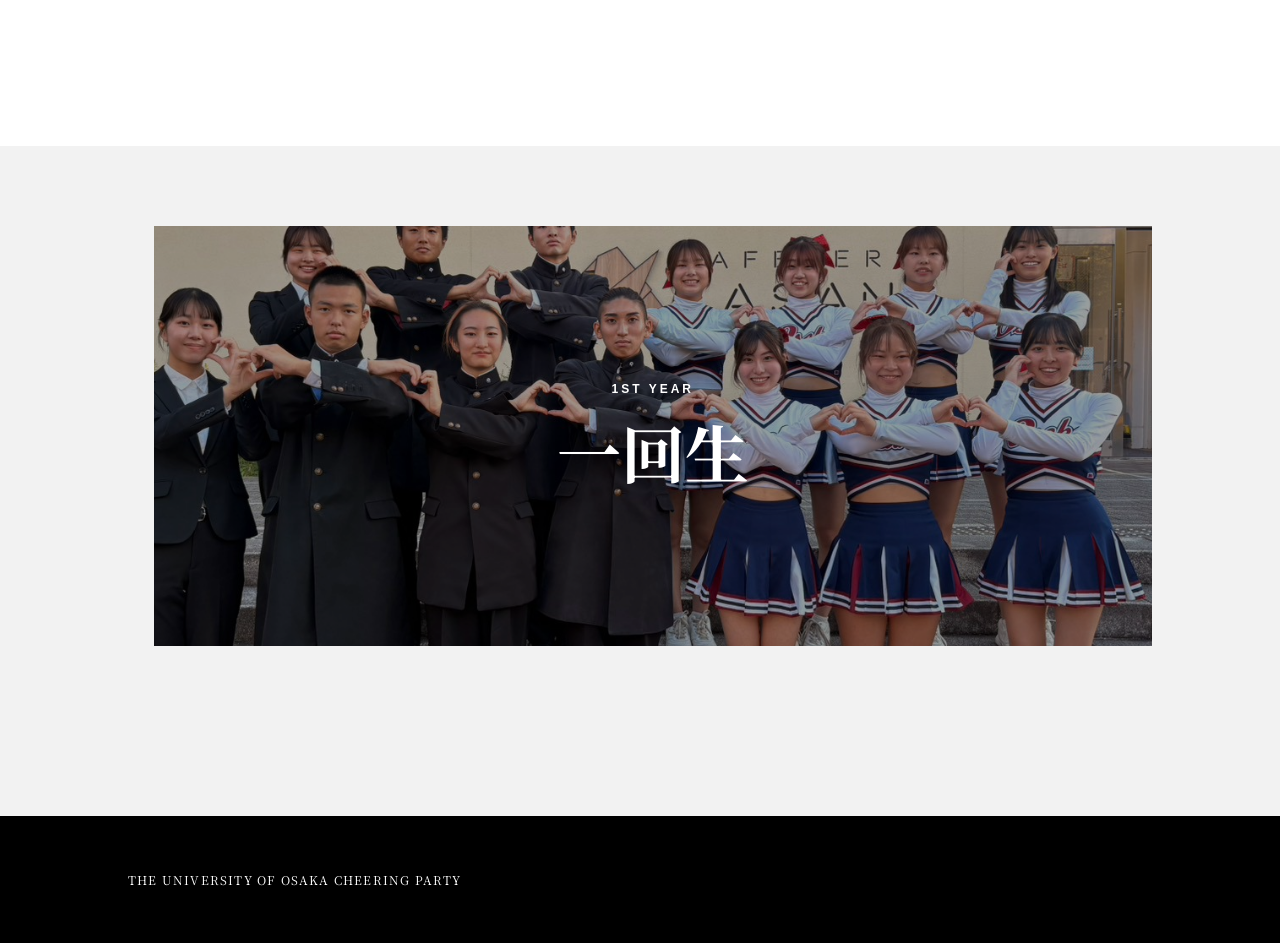
<file: member.html>
<!DOCTYPE html>
<html lang="ja">

<head>
    <meta charset="UTF-8">
    <meta name="viewport" content="width=device-width, initial-scale=1.0">

    <title>MEMBER | 大阪大学応援団 OFFICIAL</title>

    <link rel="stylesheet" href="css/style.css">

    <link rel="preconnect" href="https://fonts.googleapis.com">
    <link rel="preconnect" href="https://fonts.gstatic.com" crossorigin>
    <link href="https://fonts.googleapis.com/css2?family=Noto+Serif+JP:wght@400;500;600;700;800;900&display=swap" rel="stylesheet">
</head>

<body>
    <a href="index.html" class="archive-home" aria-label="ホームのトップへ戻る">大阪大学応援団</a>

    <button class="menu-button" id="menuButton">
        ☰
    </button>

    <nav class="menu" id="menu" aria-label="サイトメニュー">
        <a href="index.html">ホーム</a>
        <div class="menu-group">
            <button class="menu-submenu-toggle" type="button" aria-expanded="false" aria-controls="partsSubmenu">三部について <span aria-hidden="true">＋</span></button>
            <div class="menu-submenu" id="partsSubmenu" hidden>
                <a href="leader.html">リーダー部</a>
                <a href="cheer.html">チアリーダー部</a>
                <a href="band.html">ブラス部</a>
            </div>
        </div>
        <a href="about.html">応援団について</a>
        <a href="about.html#leader-message">団長挨拶</a>
        <a href="member.html">団員紹介</a>
        <a href="performance.html">演目</a>
        <a href="history.html">応援団の歴史</a>
        <a href="activity.html">活動記録</a>
        <a href="welcome.html">新入生・入団希望の皆様へ</a>
        <a href="links.html">関連リンク</a>
        <a href="contact.html">お問い合わせ</a>
    </nav>


    <main>

        

        <section class="member-page">

            <p class="section-label">MEMBER</p>

            <h1>団員紹介</h1>

            <p class="member-intro">
                大阪大学応援団を構成する団員を紹介します。※掲載は入団順
            </p>

        </section>


        
        
        

        <section class="member-year member-kanbu">

    <div class="member-photo-hero">
        <img src="images/kanbus.jpg" alt="幹部集合写真">
        <button class="member-photo-overlay" type="button" data-member-open="member-modal-kanbu" aria-haspopup="dialog" aria-controls="member-modal-kanbu" aria-expanded="false">
            <span class="section-label">3RD YEAR</span>
            <span class="member-photo-overlay-title">幹部</span>
        </button>
    </div>

    
<div class="member-modal" id="member-modal-kanbu" hidden aria-hidden="true">
    <div class="member-modal-backdrop" data-member-close></div>
    <div class="member-modal-dialog" role="dialog" aria-modal="true" aria-labelledby="member-modal-title-kanbu" tabindex="-1">
        <div class="member-modal-header">
            <h2 id="member-modal-title-kanbu">幹部</h2>
            <button class="member-modal-close" type="button" aria-label="閉じる" data-member-close>×</button>
        </div>
        <div class="member-modal-scroll">
<div class="member-list">

                

                <div class="member-card">

                   <div class="member-photo">
    <img src="images/iwai.avif" alt="岩井慶樹">
</div>

                    <div class="member-info">
                        <h3>岩井 慶樹</h3>
                        <p>リーダー部</p>
                        <p>法学部 国際公共政策学科</p>
                        <p>愛媛県立松山東高等学校</p>
                    </div>

                </div>


                

                <div class="member-card">

                    <div class="member-photo">
                        
                    </div>

                    <div class="member-info">
                        <h3>財満 ひかり</h3>
                        <p>吹奏部</p>
                        <p>文学部 人文学科</p>
                        <p>広島県私立ノートルダム清心高等学校</p>
                    </div>

                </div>


                

                <div class="member-card">

                    <div class="member-photo">
                        
                    </div>

                    <div class="member-info">
                        <h3>佐藤 陽太</h3>
                        <p>リーダー部</p>
                        <p>文学部 人文学科</p>
                        <p>北海道札幌市立旭丘高等学校</p>
                    </div>

                </div>


                

                <div class="member-card">

                    <div class="member-photo">
                        
                    </div>

                    <div class="member-info">
                        <h3>芝 明音</h3>
                        <p>チアリーダー部</p>
                        <p>外国語学部 外国語学科（日本語専攻）</p>
                        <p>福岡県立門司学園高等学校</p>
                    </div>

                </div>


                

                <div class="member-card">

                    <div class="member-photo">
                        
                    </div>

                    <div class="member-info">
                        <h3>尾國 真央</h3>
                        <p>チアリーダー部</p>
                        <p>医学部 保健学科（看護学専攻）</p>
                        <p>広島県広島大学附属福山高等学校</p>
                    </div>

                </div>


            </div>
        </div>
    </div>
</div>

        </section>


        
        
        

       <section class="member-year member-junkanbu">

    <div class="member-photo-hero">
        <img src="images/2kaisei.jpg" alt="準幹部集合写真">
        <button class="member-photo-overlay" type="button" data-member-open="member-modal-junkanbu" aria-haspopup="dialog" aria-controls="member-modal-junkanbu" aria-expanded="false">
            <span class="section-label">2ND YEAR</span>
            <span class="member-photo-overlay-title">準幹部</span>
        </button>
    </div>

    
<div class="member-modal" id="member-modal-junkanbu" hidden aria-hidden="true">
    <div class="member-modal-backdrop" data-member-close></div>
    <div class="member-modal-dialog" role="dialog" aria-modal="true" aria-labelledby="member-modal-title-junkanbu" tabindex="-1">
        <div class="member-modal-header">
            <h2 id="member-modal-title-junkanbu">準幹部</h2>
            <button class="member-modal-close" type="button" aria-label="閉じる" data-member-close>×</button>
        </div>
        <div class="member-modal-scroll">
<div class="member-list">


                

                <div class="member-card">

                    <div class="member-photo">
                        
                    </div>

                    <div class="member-info">
                        <h3>大村 実瑚</h3>
                        <p>チアリーダー部</p>
                        <p>医学部 保健学科（看護学専攻）</p>
                        <p>大阪府私立関西大学第一高等学校</p>
                    </div>

                </div>


                

                <div class="member-card">

                    <div class="member-photo">
                        
                    </div>

                    <div class="member-info">
                        <h3>黒木 麻名</h3>
                        <p>吹奏部</p>
                        <p>外国語学部 外国語学科</p>
                        <p>大阪府私立桃山学院高等学校</p>
                    </div>

                </div>


                

                <div class="member-card">

                    <div class="member-photo">
                        
                    </div>

                    <div class="member-info">
                        <h3>籾山 悠香</h3>
                        <p>チアリーダー部</p>
                        <p>外国語学部 外国語学科（ビルマ語専攻）</p>
                        <p>愛知県私立滝高等学校</p>
                    </div>

                </div>


                

                <div class="member-card">

                    <div class="member-photo">
                        
                    </div>

                    <div class="member-info">
                        <h3>小林 大也</h3>
                        <p>リーダー部</p>
                        <p>工学部 応用理工学科</p>
                        <p>愛知県立瑞陵高等学校</p>
                    </div>

                </div>


                

                <div class="member-card">

                    <div class="member-photo">
                        
                    </div>

                    <div class="member-info">
                        <h3>千原 優樹</h3>
                        <p>リーダー部</p>
                        <p>所属学部・学科：未掲載</p>
                        <p>出身高校：未掲載</p>
                    </div>

                </div>


                

                <div class="member-card">

                    <div class="member-photo">
                        
                    </div>

                    <div class="member-info">
                        <h3>中川 心愛</h3>
                        <p>チアリーダー部</p>
                        <p>外国語学部 外国語学科（中国語専攻）</p>
                        <p>福岡県立修猷館高等学校</p>
                    </div>

                </div>


            </div>
        </div>
    </div>
</div>

        </section>


        
        
        

       <section class="member-year member-ichikisei">

    <div class="member-photo-hero">
        <img src="images/1caisei-2.jpg" alt="一回生集合写真">
        <button class="member-photo-overlay" type="button" data-member-open="member-modal-ichikisei" aria-haspopup="dialog" aria-controls="member-modal-ichikisei" aria-expanded="false">
            <span class="section-label">1ST YEAR</span>
            <span class="member-photo-overlay-title">一回生</span>
        </button>
    </div>

    
<div class="member-modal" id="member-modal-ichikisei" hidden aria-hidden="true">
    <div class="member-modal-backdrop" data-member-close></div>
    <div class="member-modal-dialog" role="dialog" aria-modal="true" aria-labelledby="member-modal-title-ichikisei" tabindex="-1">
        <div class="member-modal-header">
            <h2 id="member-modal-title-ichikisei">一回生</h2>
            <button class="member-modal-close" type="button" aria-label="閉じる" data-member-close>×</button>
        </div>
        <div class="member-modal-scroll">
<div class="member-list">


                

                <div class="member-card">

                    <div class="member-photo">
                        
                    </div>

                    <div class="member-info">
                        <h3>佐藤 龍</h3>
                        <p>リーダー部</p>
                        <p>法学部 法学科</p>
                        <p>長野県長野高等学校</p>
                    </div>

                </div>


                

                <div class="member-card">

                    <div class="member-photo">
                        
                    </div>

                    <div class="member-info">
                        <h3>浜村 咲太朗</h3>
                        <p>リーダー部</p>
                        <p>理学部 生物科学科</p>
                        <p>島根県立出雲高等学校</p>
                    </div>

                </div>


                

                <div class="member-card">

                    <div class="member-photo">
                        
                    </div>

                    <div class="member-info">
                        <h3>井上 美晴</h3>
                        <p>リーダー部</p>
                        <p>文学部</p>
                        <p>兵庫県立長田高等学校</p>
                    </div>

                </div>


                

                <div class="member-card">

                    <div class="member-photo">
                        
                    </div>

                    <div class="member-info">
                        <h3>早瀬 桜花</h3>
                        <p>チアリーダー部</p>
                        <p>外国語学部 外国語学科（イタリア語専攻）</p>
                        <p>兵庫県立長田高等学校</p>
                    </div>

                </div>


                

                <div class="member-card">

                    <div class="member-photo">
                        
                    </div>

                    <div class="member-info">
                        <h3>松島 桃子</h3>
                        <p>チアリーダー部</p>
                        <p>法学部 法学科</p>
                        <p>島根県立出雲高等学校</p>
                    </div>

                </div>


                

                <div class="member-card">

                    <div class="member-photo">
                        
                    </div>

                    <div class="member-info">
                        <h3>市川 侑誠</h3>
                        <p>リーダー部</p>
                        <p>外国語学部 外国語学科（スペイン語専攻）</p>
                        <p>愛知県立岡崎高等学校</p>
                    </div>

                </div>


                

                <div class="member-card">

                    <div class="member-photo">
                        
                    </div>

                    <div class="member-info">
                        <h3>菊池 菜々美</h3>
                        <p>吹奏部（スーザフォン）</p>
                        <p>文学部 人文学科</p>
                        <p>兵庫県立長田高等学校</p>
                    </div>

                </div>


                

                <div class="member-card">

                    <div class="member-photo">
                        
                    </div>

                    <div class="member-info">
                        <h3>西尾 梓</h3>
                        <p>チアリーダー部</p>
                        <p>所属学部・学科：未掲載</p>
                        <p>出身高校：未掲載</p>
                    </div>

                </div>


                

                <div class="member-card">

                    <div class="member-photo">
                        
                    </div>

                    <div class="member-info">
                        <h3>堀井 優花</h3>
                        <p>吹奏部（テナーサックス）</p>
                        <p>外国語学部 外国語学科（ポルトガル語専攻）</p>
                        <p>福井県立武生高等学校</p>
                    </div>

                </div>


                

                <div class="member-card">

                    <div class="member-photo">
                        
                    </div>

                    <div class="member-info">
                        <h3>伊藤 佑一郎</h3>
                        <p>リーダー部</p>
                        <p>経済学部 経済・経営学科</p>
                        <p>鈴鹿中等教育学校</p>
                    </div>

                </div>


                

                <div class="member-card">

                    <div class="member-photo">
                        
                    </div>

                    <div class="member-info">
                        <h3>定森 佑夏</h3>
                        <p>チアリーダー部</p>
                        <p>基礎工学部 電子物理科学科</p>
                        <p>兵庫県立大学附属高等学校</p>
                    </div>

                </div>


                

                <div class="member-card">

                    <div class="member-photo">
                        
                    </div>

                    <div class="member-info">
                        <h3>玉井 ここみ</h3>
                        <p>チアリーダー部</p>
                        <p>工学部 応用理工学科</p>
                        <p>愛知県名古屋市立菊里高等学校</p>
                    </div>

                </div>


                

                <div class="member-card">

                    <div class="member-photo">
                        
                    </div>

                    <div class="member-info">
                        <h3>樋口 沙耶</h3>
                        <p>チアリーダー部</p>
                        <p>人間科学部 人間科学科</p>
                        <p>山梨県立甲府南高等学校</p>
                    </div>

                </div>


                

                <div class="member-card">

                    <div class="member-photo">
                        
                    </div>

                    <div class="member-info">
                        <h3>戸田 結唯</h3>
                        <p>チアリーダー部</p>
                        <p>薬学部</p>
                        <p>愛知県私立南山高等学校女子部</p>
                    </div>

                </div>


                

                <div class="member-card">

                    <div class="member-photo">
                        
                    </div>

                    <div class="member-info">
                        <h3>吉田 昌叶</h3>
                        <p>リーダー部</p>
                        <p>経済学部 経済・経営学科</p>
                        <p>北海道札幌南高等学校</p>
                    </div>

                </div>


                

                <div class="member-card">

                    <div class="member-photo">
                        
                    </div>

                    <div class="member-info">
                        <h3>髙井 愛子</h3>
                        <p>チアリーダー部</p>
                        <p>法学部 法学科</p>
                        <p>奈良県私立帝塚山高等学校</p>
                    </div>

                </div>


                

                <div class="member-card">

                    <div class="member-photo">
                        
                    </div>

                    <div class="member-info">
                        <h3>施 与姚</h3>
                        <p>チアリーダー部</p>
                        <p>人間科学部</p>
                        <p>上海外国語大学附属外国語学校</p>
                    </div>

                </div>


            </div>
        </div>
    </div>
</div>

        </section>

    </main>


    <footer>
        <p>THE UNIVERSITY OF OSAKA CHEERING PARTY</p>
   
    </footer>


    <script src="js/script.js"></script>
    <script src="js/member-modal.js"></script>

</body>
</html>
</file>
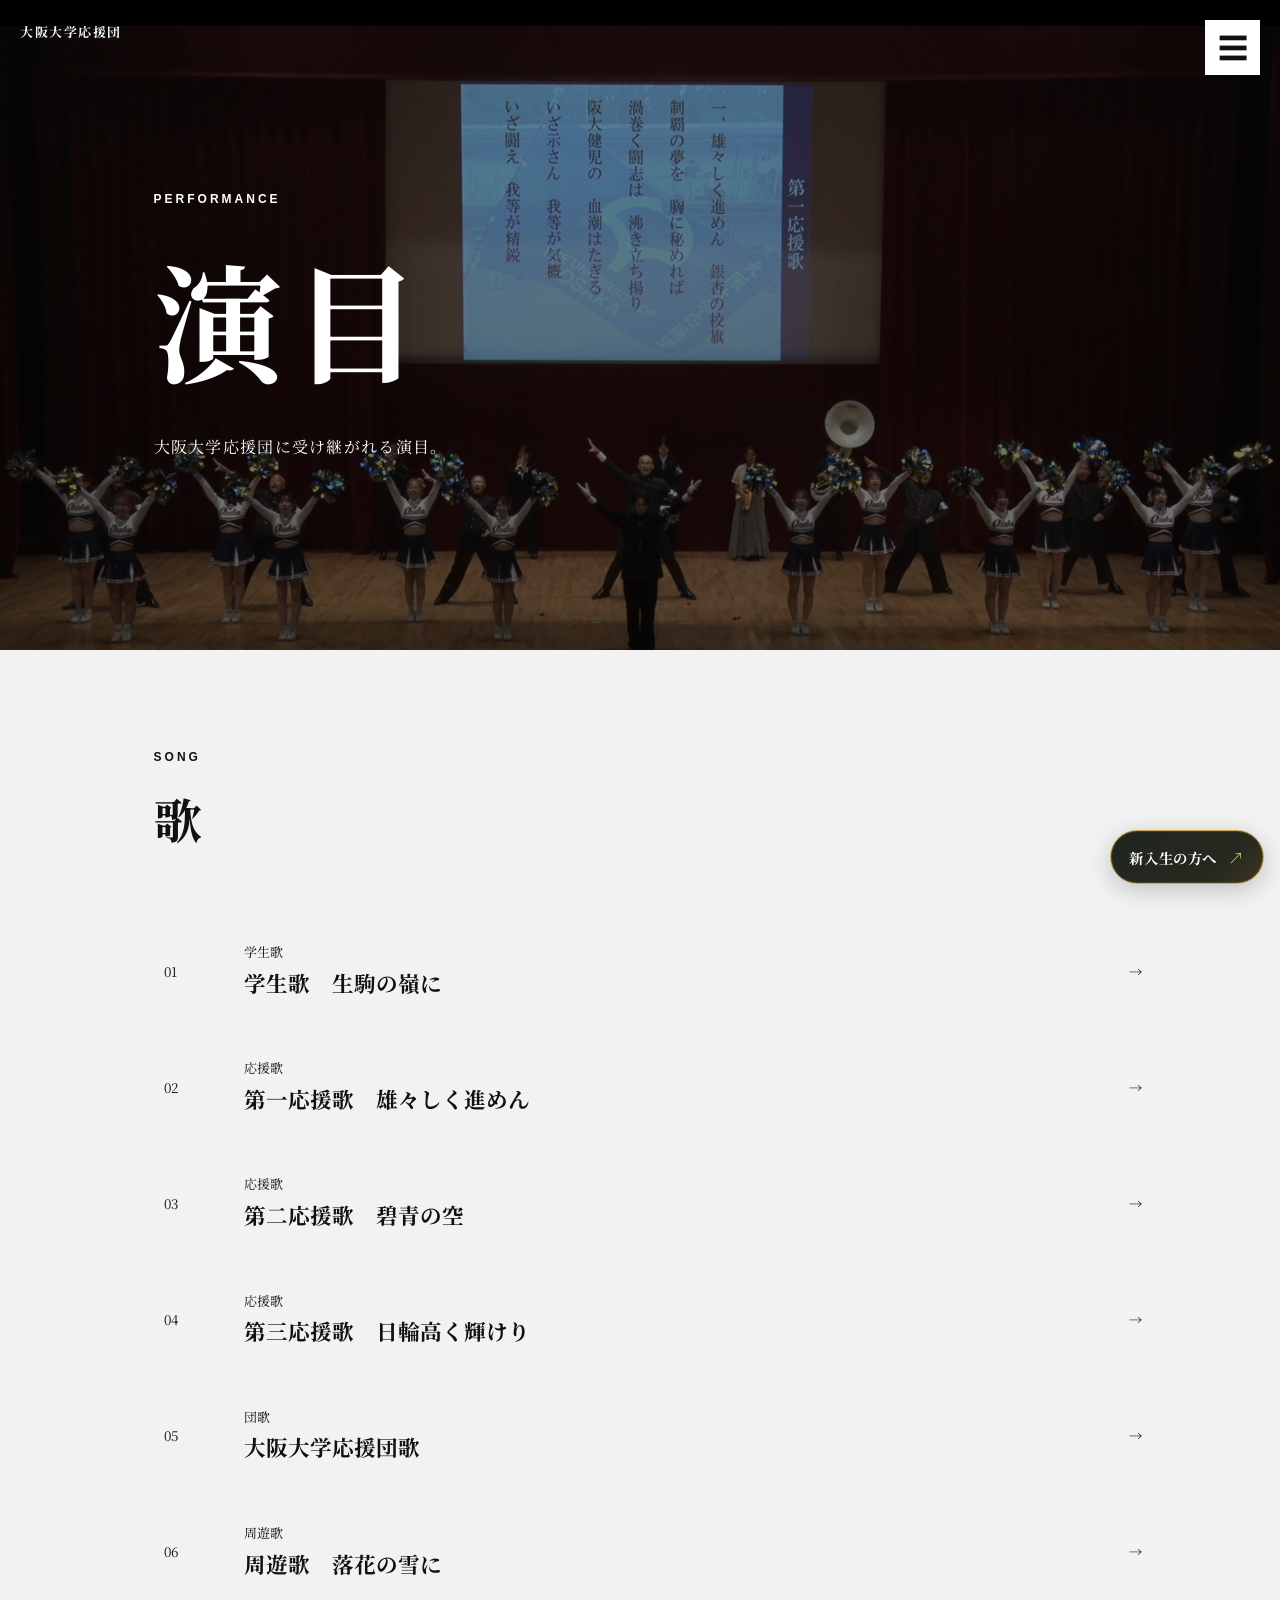
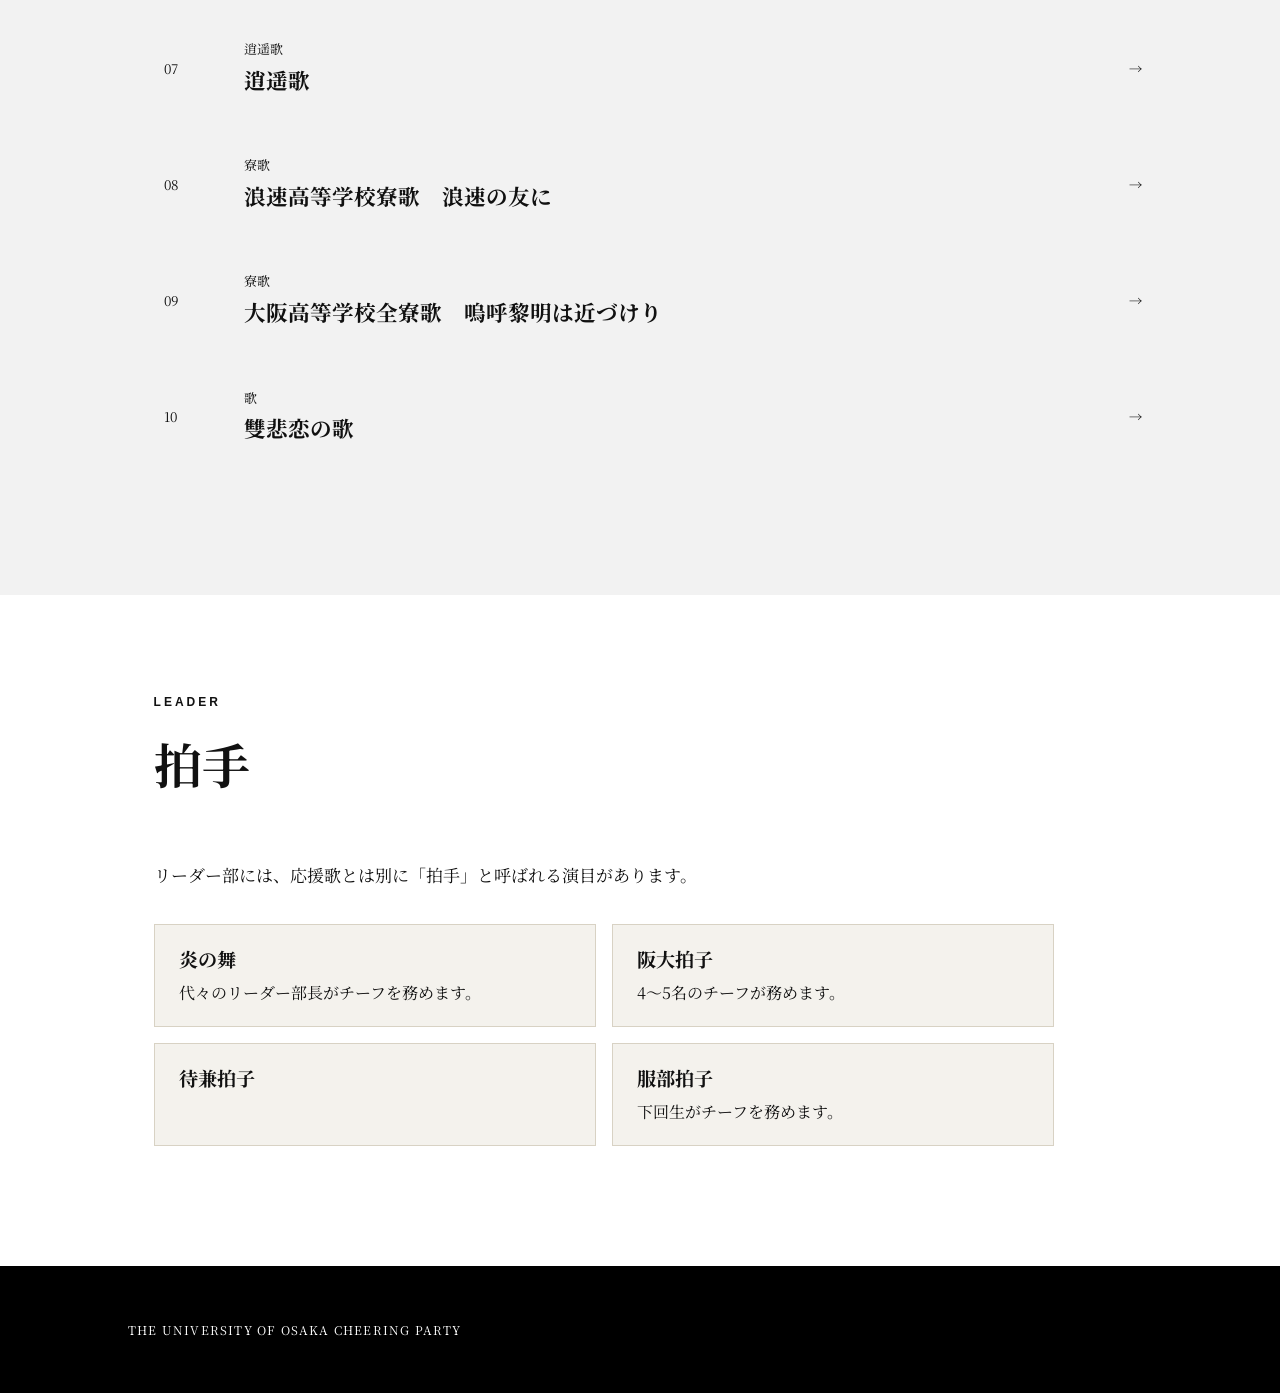
<file: performance.html>
<!DOCTYPE html>
<html lang="ja">

<head>
    <meta charset="UTF-8">
    <meta name="viewport" content="width=device-width, initial-scale=1.0">

    <title>演目 | 大阪大学応援団 OFFICIAL</title>

    <link rel="preconnect" href="https://fonts.googleapis.com">
    <link rel="preconnect" href="https://fonts.gstatic.com" crossorigin>

    <link href="https://fonts.googleapis.com/css2?family=Noto+Serif+JP:wght@400;500;600;700;800;900&display=swap" rel="stylesheet">

    <link rel="stylesheet" href="css/style.css">
</head>

<body>
    <a href="index.html" class="archive-home" aria-label="ホームのトップへ戻る">大阪大学応援団</a>

    

    <button class="menu-button" id="menuButton">
        ☰
    </button>


    

    <nav class="menu" id="menu" aria-label="サイトメニュー">
        <a href="index.html">ホーム</a>
        <div class="menu-group">
            <button class="menu-submenu-toggle" type="button" aria-expanded="false" aria-controls="partsSubmenu">三部について <span aria-hidden="true">＋</span></button>
            <div class="menu-submenu" id="partsSubmenu" hidden>
                <a href="leader.html">リーダー部</a>
                <a href="cheer.html">チアリーダー部</a>
                <a href="band.html">ブラス部</a>
            </div>
        </div>
        <a href="about.html">応援団について</a>
        <a href="about.html#leader-message">団長挨拶</a>
        <a href="member.html">団員紹介</a>
        <a href="performance.html">演目</a>
        <a href="history.html">応援団の歴史</a>
        <a href="activity.html">活動記録</a>
        <a href="welcome.html">新入生・入団希望の皆様へ</a>
        <a href="links.html">関連リンク</a>
        <a href="contact.html">お問い合わせ</a>
    </nav>


    

    <main>

       <section class="performance-hero">

    <div class="performance-hero-background"></div>

    <div class="performance-hero-content">
        <p class="section-label">PERFORMANCE</p>
        <h1>演目</h1>
        <p>大阪大学応援団に受け継がれる演目。</p>
    </div>

</section>

        

        <section class="performance-category">

            <p class="section-label">
                SONG
            </p>

            <h2>
                歌
            </h2>


    <div class="song-list">

    
    <button class="song-item" type="button">
        <div class="song-number">01</div>

        <div class="song-info">
            <p class="song-type">学生歌</p>
            <h3>学生歌　生駒の嶺に</h3>
        </div>

        <div class="song-arrow">→</div>
    </button>

    <div class="lyrics-board">
        <p class="lyrics-title">大阪大学学生歌「生駒の嶺に」</p>

        <p class="lyrics-credit">
            立山澄夫　作詞　吉本昌裕　作曲
        </p>

        <div class="lyrics">
一、生駒の嶺に　朝影さして
　　緑風さやけき　銀杏の木蔭
　　若きいのちは　力あふれて
　　歌ぞおほらに　望みはるけし
　　叡智の泉　掬みてつきせず
　　ほこりあり　真理の岡べ

二、浪速の浦に　夕潮みちて
　　葦間にこもる　遠きうつし世
　　古きいさをは　今につたえて
　　讃えよ明日の　栄えはてなし
　　思索の小径（こみち）　もとめてやまず
　　ほまれあり　自由の岸べ
        </div>
        <a href="https://www.youtube.com/watch?v=YgUjD9nw4VI" class="youtube-link" target="_blank" rel="noopener noreferrer">▶ YouTubeで聴く</a>
    </div>

    <button class="song-item" type="button">
        <div class="song-number">02</div>

        <div class="song-info">
            <p class="song-type">応援歌</p>
            <h3>第一応援歌　雄々しく進めん</h3>
        </div>

        <div class="song-arrow">→</div>
    </button>

    <div class="lyrics-board">
        <p class="lyrics-title">第一応援歌「雄々しく進めん」</p>

        <p class="lyrics-credit">
            松井康雄　作詞　青山令道　作曲
        </p>

        <div class="lyrics">
一、雄々しく進めん　銀杏の校旗
　　制覇の夢を　胸に秘めれば
　　渦巻く闘志は　沸き立ち揚り
　　阪大健児の　血潮はたぎる
　　いざ示さん　我等が気概
　　いざ闘え　我等が精鋭

二、無敵を誇らん　銀杏の校旗
　　阪大健児　一つになりて
　　乾坤一擲　智勇を揮るわば
　　勝利の女神　微笑みきたる
　　いざ示さん　我等が練磨
　　いざ闘え　我等が精鋭
        </div>
<a href="https://www.youtube.com/watch?v=1Gr5N2jLjUE" class="youtube-link" target="_blank" rel="noopener noreferrer">▶ YouTubeで聴く</a>
    </div>


    
    <button class="song-item" type="button">
        <div class="song-number">03</div>

        <div class="song-info">
            <p class="song-type">応援歌</p>
            <h3>第二応援歌　碧青の空</h3>
        </div>

        <div class="song-arrow">→</div>
    </button>

    <div class="lyrics-board">
        <p class="lyrics-title">第二応援歌「碧青の空」</p>

        <div class="lyrics">
一、碧青の空　銀杏の校旗
　　勝利の女神　我が頭上
　　たとえこの身が　朽ち果てようと
　　母校のために　いざ進め
　　ああ　阪大健児　阪大
　　名大倒せ

二、真紅の空　重い海
　　逆まく炎　凍る山
　　共に超えゆく　阪大健児
　　誓いの言葉　大勝利
　　ああ　阪大健児　阪大
　　名大倒せ
        </div>
<a href="https://www.youtube.com/watch?v=4fqC3NIxU1w" class="youtube-link" target="_blank" rel="noopener noreferrer">▶ YouTubeで聴く</a>
    </div>


    
    <button class="song-item" type="button">
        <div class="song-number">04</div>

        <div class="song-info">
            <p class="song-type">応援歌</p>
            <h3>第三応援歌　日輪高く輝けり</h3>
        </div>

        <div class="song-arrow">→</div>
    </button>

    <div class="lyrics-board">
        <p class="lyrics-title">第三応援歌「日輪高く輝けり」</p>

        <div class="lyrics">
　　日輪高く　輝けり
　　若き誇りを　身におえる
　　浪速健児よ　栄えおもえ
　　浪速男児（おのこ）よ　その名を惜しめ
　　戦士気負う闘いに
　　栄冠君を飾るべく
　　さらば行け行け　闘いに
　　友よ叫ばん
　　友よ立て立て
        </div>
<a href="https://www.youtube.com/watch?v=w45tGLbYcg4" class="youtube-link" target="_blank" rel="noopener noreferrer">▶ YouTubeで聴く</a>
    </div>


    
    <button class="song-item" type="button">
        <div class="song-number">05</div>

        <div class="song-info">
            <p class="song-type">団歌</p>
            <h3>大阪大学応援団歌</h3>
        </div>

        <div class="song-arrow">→</div>
    </button>

    <div class="lyrics-board">
        <p class="lyrics-title">大阪大学応援団歌</p>

        <div class="lyrics">
一、翻る団旗は銀杏
　　陽に映えて碧青の下
　　静寂を揺るがす響き
　　集いたり若き同胞（はらから）
　　あゝ　大阪大学応援団

二、海は茅渟（ちぬ）　心の鏡
　　河は淀　涙の基
　　山生駒　叡知の宿り
　　美鳥はここにはばたく
　　あゝ　大阪大学応援団

三、天駆ける団旗は銀杏
　　立つところ雷雲の湧く
　　身を捨てて雷鳴の中
　　燃え猛る命の炎
　　あゝ　大阪大学応援団
        </div>
<a href="https://www.youtube.com/watch?v=xZ0sBLvbDLA" class="youtube-link" target="_blank" rel="noopener noreferrer">▶ YouTubeで聴く</a>
    </div>


    
    <button class="song-item" type="button">
        <div class="song-number">06</div>

        <div class="song-info">
            <p class="song-type">周遊歌</p>
            <h3>周遊歌　落花の雪に</h3>
        </div>

        <div class="song-arrow">→</div>
    </button>

    <div class="lyrics-board">
        <p class="lyrics-title">周遊歌「落花の雪に」</p>

        <div class="lyrics">
一、落花の雪に踏み迷う
　　交野（かたの）の春の桜狩
　　古き歌人しのびつつ
　　春の流れをのぼるかな

二、小椋が池の秋の月
　　渚に立ちて思ふ時
　　旅に悩める若人の
　　瞳に愁いの涙あり

三、淀の流れよいざさらば
　　消え且つ結ぶ泡沫（うたかた）の
　　はかなき姿見やりつつ
　　彼の海原に漕ぎ出でん

四、潮逆巻き波踊る
　　紀淡の海の夕まぐれ
　　彼の蒼穹（そうきゅう）に嘯けば
　　白衣（びゃくえ）の袖のふるふ哉

五、松は緑に砂白き
　　淡路の島の磯伝ひ
　　橘薫る森影に
　　夢いと多き乙女あり

六、須磨の関屋に船寄せて
　　信（かよ）ふ千鳥の鳴く声に
　　友よ美（よ）き酒酌み交わし
　　旅の疲れを慰めん
        </div>
<a href="https://www.youtube.com/watch?v=RzXaRupDaJo" class="youtube-link" target="_blank" rel="noopener noreferrer">▶ YouTubeで聴く</a>
    </div>


    
    <button class="song-item" type="button">
        <div class="song-number">07</div>

        <div class="song-info">
            <p class="song-type">逍遥歌</p>
            <h3>逍遥歌</h3>
        </div>

        <div class="song-arrow">→</div>
    </button>

    <div class="lyrics-board">
        <p class="lyrics-title">逍遥歌</p>

        <div class="lyrics">
一、薄紫に黄昏て
　　静寂深き帝塚台
　　小さき星の二つ三つ
　　美空に瞬きそめてけり

二、今宵寮より唯独り
　　さすらひ出し若き子の
　　クローバ茂る丘に見る
　　遙か故郷の夢淡し

三、嗚呼追憶の野よ丘よ
　　たかき希望を胸に秘め
　　故郷さらばとたち出でし
　　辿るも遠き夢の跡

四、生駒の山にしろがねの
　　月は折から登りそめ
　　葉末に宿る白露も
　　若き涙に似たる哉

五、美空に月は冴えわたり
　　森影清き聖天や
　　清き光を帆にうけて
　　小舟浮かべる茅渟の海

六、見よ音もなく夜は更けて
　　こゝ住吉の大鳥居
　　木蔭に独り佇める
　　若き遊子の愁いかな

七、さあれ遊子よ故郷の
　　夢よりしばしさめはてゝ
　　たゞ微笑みて友たちの
　　美（うま）き団欒（まどい）に帰りなん
        </div>
<a href="https://www.youtube.com/watch?v=56vXNMPCZhQ" class="youtube-link" target="_blank" rel="noopener noreferrer">▶ YouTubeで聴く</a>
    </div>


    
    <button class="song-item" type="button">
        <div class="song-number">08</div>

        <div class="song-info">
            <p class="song-type">寮歌</p>
            <h3>浪速高等学校寮歌　浪速の友に</h3>
        </div>

        <div class="song-arrow">→</div>
    </button>

    <div class="lyrics-board">
        <p class="lyrics-title">浪速高等学校寮歌「浪速の友に」</p>

        <div class="lyrics">
高等学校　浪速を名とし
戴く旗章も　浪こそ描け
我が青春　数百の友よ
希望に溢れて　躍りて進まん

いざ歌わんかな
浪速高等学校寮歌　浪速の友に

一、麦生（むぎゅう）の床に百鳥（ももどり）の
　　声は平和をなのれども
　　ベルダンの野に夏草や
　　強者どもの夢の跡
　　血にコクリコの花咲けば
　　文化のほこり今いずこ

二、問ふや吾が友うら若く
　　今はた人は人を食（は）み
　　かたみにうばふ国と国
　　男子四方の志
　　此の妖氛（ようふん）を掃（はら）はんに
　　若くものなしと知るや君

三、浪速の浦の楫枕（かじまくら）
　　三年（みとせ）の友よいざさらば
　　彼の天日（てんじつ）を指（ゆびさ）して
　　ともに盟（ちか）はん世を照らす
　　光亜細亜の東より
　　友よ我等ぞ光よと

四、吾ほゝゑみて歌ふとき
　　友眉あげてうなづきぬ
　　さらばと友の舞ふにつれ
　　我が歌声は朗かに
　　光亜細亜の東より
　　友よ我等ぞ光よと
        </div>
<a href="https://www.youtube.com/watch?v=omRV5PKJhNw" class="youtube-link" target="_blank" rel="noopener noreferrer">▶ YouTubeで聴く</a>
    </div>


    
    <button class="song-item" type="button">
        <div class="song-number">09</div>

        <div class="song-info">
            <p class="song-type">寮歌</p>
            <h3>大阪高等学校全寮歌　嗚呼黎明は近づけり</h3>
        </div>

        <div class="song-arrow">→</div>
    </button>

    <div class="lyrics-board">
        <p class="lyrics-title">大阪高等学校全寮歌「嗚呼黎明は近づけり」</p>

        <div class="lyrics">
東天紅を染むる
金剛の峯にこれを嘯かば
天下の惰眠一時に破れ
夕陽沈む茅渟の海にこれを呼ばゝ
魑魅魍魎も影を潜めん

いざ歌わんかな
大阪高等学校全寮歌

一、嗚呼黎明は近づけり
　　嗚呼黎明は近づけり
　　起てよわが友自由の子
　　帝陵山下の熱血児
　　侃愕の弁地をはらい
　　哲人の声消えんとす

二、嗚呼暁鐘は鳴り響く
　　嗚呼暁鐘は鳴り響く
　　三州の野に殷々と
　　強き響きを伝えつつ
　　旧殿堂の奥深く
　　眠れる魂を醒ますべく

三、城南高し三層楼
　　籠れる理想を誰か知る
　　美酒玉杯に耽りたる
　　偸安の世を低く見て
　　文を学び武をば練る
　　五百の健児君見ずや

四、橄欖（かんらん）咲いて海青き
　　アテネの街の春の色
　　七丘（しちきゅう）の森秋更けて
　　ローマの古都に月高し
　　歴史はふれどオリオンの
　　三つ星いまだ光あり

五、それ青春の三春秋
　　交（かたみ）に友と呼び交わし
　　君が愁いに我は泣き
　　我が喜びに君は舞う
　　若き我らが頬に湧く
　　その紅の血の響き

六、紫匂ふローレルの
　　葉蔭に宿りし美鳥が
　　一度目覚めて羽搏かば
　　彼の大空に雄姿あり
　　友よ溢るゝ若き日の
　　希望の果てをいざや見ん

ハイザ大高
ハイザ大高
レーベ　ホッホ
        </div>
<a href="https://www.youtube.com/watch?v=As8y3tHlCOc&amp;t=162s" class="youtube-link" target="_blank" rel="noopener noreferrer">▶ YouTubeで聴く</a>
    </div>


    
    <button class="song-item" type="button">
        <div class="song-number">10</div>

        <div class="song-info">
            <p class="song-type">歌</p>
            <h3>雙悲恋の歌</h3>
        </div>

        <div class="song-arrow">→</div>
    </button>

    <div class="lyrics-board">
        <p class="lyrics-title">雙悲恋の歌</p>

        <div class="lyrics">
一、かをるや野辺の南瓜（なんか）花
　　羽がひ打ちかひ舞い狂ふ
　　雄蝶雌蝶を見守（まも）る時
　　思ひはせまる若人の

二、淀の流れの夕堤
　　落陽（いりひ）をあびて逍遙（さすら）ひし
　　去年（こぞ）の初夏（はつなつ）偲ぶれば
　　逝きて帰らぬ君恋し

三、処は移り時去れど
　　陵下に夏の蘇り
　　永遠の旅路のその君に
　　おもかげかよふ乙女あり

四、小町ヶ塚のおぼろ月
　　誰（た）が故に泣くその涙
　　君なきの我の空し心
　　慰（や）らむ乙女子あるものを

五、朱染み渡る朝にも
　　星またゝける夕（ゆうべ）にも
　　慕ひに恋ふる乙女子が
　　恋知らぬよのいぢらしや

六、思ひはつのる夏の夜に
　　彼女が住家をもれ聞ゆ
　　歌声今はとだえして
　　月ただ虫の音にむせぶ
        </div>
<a href="https://www.youtube.com/watch?v=dc94PBc7GQQ" class="youtube-link" target="_blank" rel="noopener noreferrer">▶ YouTubeで聴く</a>
    </div>

</div>      

</div>

        </section>


        

        <section class="performance-category performance-other">

            <p class="section-label">
                LEADER
            </p>

            <h2>
                拍手
            </h2>

            <p>
                リーダー部には、応援歌とは別に「拍手」と呼ばれる演目があります。
            </p>

            <ul class="performance-clap-list">
                <li>
                    <strong>炎の舞</strong>
                    <span>代々のリーダー部長がチーフを務めます。</span>
                </li>
                <li>
                    <strong>阪大拍子</strong>
                    <span>4〜5名のチーフが務めます。</span>
                </li>
                <li>
                    <strong>待兼拍子</strong>
                </li>
                <li>
                    <strong>服部拍子</strong>
                    <span>下回生がチーフを務めます。</span>
                </li>
            </ul>

        </section>

    </main>


    <footer>

        <p>
            THE UNIVERSITY OF OSAKA CHEERING PARTY
        </p>

        

    </footer>


    <script src="js/script.js"></script>

</body>

</html>
</file>
<file: css/style.css>
* {
    box-sizing: border-box;
}

body {
    margin: 0;
    background-color: #ffffff;
    color: #111111;
    font-family: sans-serif;
}

.site-newcomer-link {
    position: fixed;
    right: max(1rem, env(safe-area-inset-right));
    bottom: max(1rem, env(safe-area-inset-bottom));
    z-index: 900;
    display: inline-flex;
    align-items: center;
    gap: 0.7rem;
    padding: 0.9rem 1.15rem;
    border: 1px solid #c9a84f;
    border-radius: 999px;
    background: linear-gradient(135deg, #20251f 0%, #26291f 72%, #40371f 100%);
    box-shadow: 0 6px 24px rgba(0, 0, 0, 0.2), inset 0 0 0 1px rgba(212, 175, 55, 0.18);
    color: #fff;
    font-size: 0.9rem;
    font-weight: 700;
    letter-spacing: 0.04em;
    text-decoration: none;
    transition: transform 0.2s ease, background-color 0.2s ease;
}

.site-newcomer-link:hover,
.site-newcomer-link:focus-visible {
    transform: translateY(-3px);
    background: linear-gradient(135deg, #2a3227 0%, #34372a 72%, #594a24 100%);
}

.site-newcomer-link span:last-child {
    color: #e0c76f;
    font-size: 1.1em;
}

.site-newcomer-link:focus-visible {
    outline: 3px solid #d4af37;
    outline-offset: 3px;
}



header {
    position: absolute;
    top: 0;
    left: 0;
    width: 100%;
    padding: 30px 40px;
    z-index: 10;
}

.logo {
    font-size: 14px;
    font-weight: bold;
    letter-spacing: 2px;
    line-height: 1.5;
}



.menu-button {
    position: fixed;
    top: 20px;
    right: 20px;
    z-index: 1000;
    font-size: 30px;
    background: none;
    border: none;
    color: white;
    cursor: pointer;

    
    mix-blend-mode: difference;
}

.menu {
    position: fixed;
    top: 0;
    right: 0;
    width: 300px;
    height: 100vh;
    overflow-y: auto;
    overscroll-behavior: contain;
    z-index: 999;

   background-color: rgba(255, 255, 255, 0.12);
    backdrop-filter: blur(8px);

    display: flex;
    flex-direction: column;
    padding: 100px 40px;

    transform: translateX(100%);
    transition: transform 0.6s ease;
}

.menu.open {
    transform: translateX(0);
}

.menu a {
    color: black;
    text-decoration: none;
    font-size: 20px;
    margin-bottom: 30px;
    transition: color 0.2s ease;
}


.menu a:hover {
    opacity: 0.6;
}





.hero {
    position: relative;
    height: 100vh;
    min-height: 700px;
    overflow: hidden;

    background-color: #111111;
    color: white;
}




.hero-background {
    position: absolute;

    inset: 0;

    background-image:
        linear-gradient(
            rgba(0, 0, 0, 0.58),
            rgba(0, 0, 0, 0.58)
        ),
        url("../images/hata3.jpg");

    background-size: cover;
    background-position: center 55%;

    opacity: 0.55;

    transform: scale(1.3);

    transition:
        opacity 1.2s ease,
        transform 1.5s ease;
}




.hero-intro {
    position: absolute;

    z-index: 2;

    left: 12%;
    top: 50%;

    transform: translateY(-50%);

    transition:
        opacity 0.8s ease,
        transform 1s ease;
}

.hero-small {
    font-size: 13px;
    letter-spacing: 5px;

    margin-bottom: 25px;
}

.hero-intro h1 {
    font-family: "Noto Serif JP", serif;

    font-size: 82px;
    line-height: 1.15;

    margin: 0;

    color: white;
}

.hero-scroll {
    margin-top: 60px;

    font-size: 11px;

    letter-spacing: 5px;

    opacity: 0.8;
}




.san-kaku {
    position: absolute;

    inset: 0;

    z-index: 3;

    display: flex;

    justify-content: center;
    align-items: center;

    opacity: 0;

    transform: scale(0.75);

    pointer-events: none;

    transition:
        opacity 1s ease,
        transform 1.2s cubic-bezier(0.2, 0.8, 0.2, 1);
}




.hero.scrolled .hero-background {
    opacity: 0.18;
    transform: scale(1.3);
}

@media (min-width: 761px) {
    .hero-background,
    .hero.scrolled .hero-background {
        transform: scale(1.55);
    }
}

.hero.scrolled .hero-intro {
    opacity: 0;

    transform:
        translateY(-65%);
}

.hero.scrolled .san-kaku {
    opacity: 1;

    transform: translateY(28px) scale(1);
}




.shield {
    position: relative;

    width: 420px;
    height: 520px;

    display: flex;

    flex-direction: column;

    align-items: center;
    justify-content: center;

    color: #D4AF37;

    border: 3px solid #D4AF37;

    clip-path: polygon(
        8% 0,
        92% 0,
        100% 8%,
        100% 62%,
        94% 75%,
        82% 87%,
        50% 100%,
        18% 87%,
        6% 75%,
        0 62%,
        0 8%
    );

    background-color: rgba(20, 20, 20, 0.65);

    box-shadow:
        0 0 0 1px rgba(212, 175, 55, 0.25),
        0 30px 80px rgba(0, 0, 0, 0.4);
}




.shield-small {
    font-size: 12px;

    letter-spacing: 5px;

    margin: 0 0 15px;
}

.brush-text {
    font-family: "Yuji Boku", serif;

    font-size: 150px;

    line-height: 1;

    white-space: nowrap;

    text-shadow:
        3px 3px 0 rgba(0, 0, 0, 0.25);
}

.shield-reading {
    margin-top: 30px;

    font-size: 14px;

    letter-spacing: 8px;
}




@media (max-width: 700px) {

    .hero.scrolled .san-kaku {
        transform: translateY(16px) scale(1);
    }

    .hero-intro {
        left: 8%;
    }

    .hero-intro h1 {
        font-size: 52px;
    }

    .hero-small {
        font-size: 10px;
        letter-spacing: 3px;
    }

    .shield {
        width: 290px;
        height: 380px;
    }

    .brush-text {
        font-size: 105px;
    }
}


.menu .menu-group {
    width: 100%;
    margin-bottom: 1.25rem;
}

.menu .menu-submenu-toggle {
    display: flex;
    align-items: center;
    justify-content: space-between;
    width: 100%;
    padding: 0;
    border: 0;
    background: transparent;
    color: #111111;
    font: inherit;
    font-size: 20px;
    text-align: left;
    cursor: pointer;
}

.menu .menu-submenu-toggle:hover {
    opacity: 0.5;
    transform: translateX(5px);
}

.menu .menu-submenu {
    display: flex;
    flex-direction: column;
    gap: 0.85rem;
    margin: 1rem 0 0 1rem;
    padding-left: 1rem;
    border-left: 1px solid #cccccc;
}

.menu .menu-submenu[hidden] {
    display: none;
}

.menu .menu-submenu a {
    margin: 0;
    font-size: 16px;
}



.about,
.parts,
.performance,
.history {
    padding: 120px 10%;
}

.section-label {
    font-size: 12px;
    letter-spacing: 4px;
    font-weight: bold;
    margin-bottom: 20px;
}

section h2 {
    font-size: 48px;
    margin-top: 0;
    margin-bottom: 40px;
}



.about {
    background-color: white;
}

.about p:not(.section-label) {
    max-width: 700px;
    line-height: 2;
    font-size: 17px;
}



.parts {
    background-color: #f2f2f2;
}

.parts-container {
    display: flex;
    gap: 30px;
}

.part {
    flex: 1;
    padding: 50px 30px;
    background-color: white;
    color: #111111;
    text-decoration: none;
    display: block;
    transition: 0.3s;
}

.part:hover {
    transform: translateY(-5px);
}

.part h3 {
    font-size: 28px;
    margin-top: 0;
    margin-bottom: 15px;
}

.part p {
    margin: 0;
    font-size: 16px;
}



.performance {
    background-color: black;
    color: white;
}

.performance p:not(.section-label) {
    max-width: 700px;
    line-height: 2;
    font-size: 17px;
}



.history {
    background-color: white;
}

.history p:not(.section-label) {
    line-height: 2;
    font-size: 17px;
}



footer {
    padding: 50px 10%;
    background-color: #111111;
    color: white;
    font-size: 12px;
}

footer p {
    margin: 5px 0;
}



@media (max-width: 700px) {

    .hero h1 {
        font-size: 50px;
    }

    section h2 {
        font-size: 36px;
    }

    .parts-container {
        flex-direction: column;
    }

    .about,
    .parts,
    .performance,
    .history {
        padding: 80px 7%;
    }

    .menu {
        width: 80%;
    }
}

h1,
h2,
h3,
.menu a {
    font-family: "Noto Serif JP", serif;
}
.about-hero {
    position: relative;
    min-height: 100vh;
    overflow: hidden;
    display: flex;
    align-items: center;
    padding: 120px 10%;
}

.about-hero > img {
    position: absolute;
    top: 0;
    left: 0;

    width: 100%;
    height: 100%;

    object-fit: cover;

    opacity: 0.15;

    z-index: 0;
}

.about-content {
    position: relative;
    z-index: 1;

    max-width: 800px;
}

.about-content h1 {
    font-family: "Noto Serif JP", serif;
    font-size: 60px;
    margin: 0 0 50px;
}

.about-content p:not(.section-label) {
    font-size: 17px;
    line-height: 2.2;
    margin-bottom: 25px;
}
.link-section {
    margin-top: 80px;
    max-width: 900px;
}

.link-category {
    font-family: "Noto Serif JP", serif;
    font-size: 32px;
    font-weight: 700;
    border-bottom: 2px solid #111;
    padding-bottom: 15px;
    margin-bottom: 0;
}

.link-item {
    display: flex;
    justify-content: space-between;
    align-items: center;
    padding: 25px 10px;
    border-bottom: 1px solid #ccc;
    color: #111;
    text-decoration: none;
    font-size: 17px;
}

.link-item:hover {
    opacity: 0.5;
}

.link-item span:last-child {
    font-size: 20px;
}
.links-page {
    padding-left: 15%;
}


.welcome-page {
    min-height: 100vh;
    background: #f4f2ed;
    color: #111;
}

.welcome-hero {
    position: relative;
    top: auto;
    left: auto;
    z-index: auto;
    width: auto;
    padding: clamp(8rem, 17vw, 13rem) var(--page-gutter, 10%) clamp(4rem, 8vw, 6rem);
    background: #20251f;
    color: #fff;
}

.welcome-hero .section-label,
.welcome-section-heading .section-label {
    margin: 0 0 1rem;
    color: #d4af37;
    letter-spacing: 0.24em;
}

.welcome-hero h1 {
    max-width: 1000px;
    margin: 0;
    font-family: "Noto Serif JP", serif;
    font-size: clamp(2.6rem, 7vw, 6rem);
    line-height: 1.3;
    letter-spacing: 0.05em;
}

.welcome-hero > p:last-child {
    max-width: 720px;
    margin: 1.5rem 0 0;
    line-height: 2;
    letter-spacing: 0.05em;
}

.welcome-section-heading h2 {
    margin: 0;
    font-family: "Noto Serif JP", serif;
    font-size: clamp(1.7rem, 3vw, 2.6rem);
    line-height: 1.45;
}

.welcome-calendar-section {
    display: grid;
    grid-template-columns: minmax(12rem, 0.7fr) minmax(0, 1.3fr);
    align-items: start;
    gap: clamp(2rem, 7vw, 6rem);
    padding: clamp(4rem, 9vw, 7rem) var(--page-gutter, 10%);
    background: #f4f2ed;
}

.welcome-calendar-heading .section-label {
    margin: 0 0 1rem;
    color: #927928;
    font-size: 0.75rem;
    letter-spacing: 0.17em;
}

.welcome-calendar-heading h2 {
    margin: 0;
    font-family: "Noto Serif JP", serif;
    font-size: clamp(1.7rem, 3vw, 2.6rem);
    line-height: 1.45;
}

.welcome-calendar-heading > p:last-child {
    line-height: 1.8;
}

.welcome-calendar {
    min-width: 0;
    padding: clamp(1rem, 3vw, 1.75rem);
    border: 1px solid #d5d0c4;
    background: rgba(255, 255, 255, 0.82);
}

.welcome-calendar-toolbar {
    display: grid;
    grid-template-columns: 2.75rem 1fr 2.75rem;
    align-items: center;
    gap: 1rem;
    margin-bottom: 1rem;
}

.welcome-calendar-toolbar h3 {
    margin: 0;
    font-family: "Noto Serif JP", serif;
    font-size: 1.35rem;
    text-align: center;
}

.welcome-calendar-toolbar button {
    width: 2.75rem;
    height: 2.75rem;
    border: 1px solid #c9c4b5;
    border-radius: 50%;
    background: #fff;
    color: #20251f;
    font-size: 1.8rem;
    line-height: 1;
    cursor: pointer;
}

.welcome-calendar-toolbar button:hover {
    background: #f4f2ed;
}

.welcome-calendar-weekdays,
.welcome-calendar-grid {
    display: grid;
    grid-template-columns: repeat(7, minmax(0, 1fr));
}

.welcome-calendar-weekdays span {
    padding: 0.6rem 0.2rem;
    color: #746532;
    font-size: 0.8rem;
    font-weight: 700;
    text-align: center;
}

.welcome-calendar-day {
    display: flex;
    min-width: 0;
    min-height: 6.4rem;
    flex-direction: column;
    align-items: stretch;
    gap: 0.25rem;
    padding: 0.45rem;
    border: 1px solid #e4e0d7;
    background: #fff;
    color: #222;
    font: inherit;
    text-align: left;
}

button.welcome-calendar-day {
    cursor: pointer;
}

button.welcome-calendar-day:hover,
button.welcome-calendar-day:focus-visible {
    border-color: #927928;
    background: #faf8f0;
}

.welcome-calendar-day.is-outside-month {
    background: #f7f6f2;
    color: #aaa69d;
}

.welcome-calendar-day.is-today .welcome-calendar-day-number {
    color: #8a7023;
    font-weight: 800;
}

.welcome-calendar-day-number {
    align-self: flex-start;
    font-size: 0.85rem;
}

.welcome-calendar-event {
    display: -webkit-box;
    overflow: hidden;
    padding: 0.2rem 0.3rem;
    border-radius: 0.2rem;
    background: #20251f;
    color: #fff;
    font-size: 0.7rem;
    line-height: 1.35;
    overflow-wrap: anywhere;
    -webkit-box-orient: vertical;
    -webkit-line-clamp: 2;
}

.welcome-calendar-more {
    color: #746532;
    font-size: 0.65rem;
}

.welcome-calendar-status {
    min-height: 1.5em;
    margin: 0.85rem 0 0;
    color: #5e5849;
    font-size: 0.85rem;
}

.welcome-calendar-admin-open {
    margin-top: 0.35rem;
    padding: 0.65rem 1rem;
    border: 1px solid #20251f;
    background: #20251f;
    color: #fff;
    font: inherit;
    font-size: 0.9rem;
    cursor: pointer;
}

.welcome-calendar-admin-open:hover {
    background: #343b32;
}

.welcome-post-link {
    display: inline-flex;
    gap: 0.8rem;
    align-items: center;
    margin-top: 0.75rem;
    color: #1b211b;
    font-weight: 700;
    text-decoration-thickness: 1px;
    text-underline-offset: 0.3em;
}

.welcome-posts-section {
    display: grid;
    grid-template-columns: minmax(12rem, 0.7fr) minmax(0, 1.3fr);
    gap: clamp(2rem, 7vw, 6rem);
    padding: clamp(4rem, 9vw, 7rem) var(--page-gutter, 10%);
}

.welcome-years-section {
    padding: clamp(3.5rem, 8vw, 6rem) var(--page-gutter, 10%);
    background: #f3f1eb;
}

.welcome-years-section .welcome-section-heading {
    max-width: 46rem;
    margin-bottom: 2rem;
}

.welcome-years-section .welcome-section-heading h2,
.welcome-year-hero h1 {
    font-family: "Noto Serif JP", serif;
}

.welcome-year-cards {
    display: grid;
    grid-template-columns: repeat(auto-fit, minmax(min(100%, 16rem), 1fr));
    gap: 1rem;
}

.welcome-year-card {
    display: flex;
    min-height: 13rem;
    flex-direction: column;
    padding: clamp(1.25rem, 3vw, 2rem);
    border: 1px solid #d5d0c4;
    background: #fff;
    color: #20251f;
    text-decoration: none;
    transition: transform 160ms ease, border-color 160ms ease;
}

.welcome-year-card:hover,
.welcome-year-card:focus-visible {
    transform: translateY(-3px);
    border-color: #927928;
}

.welcome-year-card-year {
    color: #927928;
    font-size: 0.85rem;
    font-weight: 700;
    letter-spacing: 0.12em;
}

.welcome-year-card h3 {
    margin: 0.6rem 0;
    font-family: "Noto Serif JP", serif;
    font-size: 1.3rem;
}

.welcome-year-card p {
    margin: 0;
    color: #514f49;
    line-height: 1.8;
}

.welcome-year-card-link {
    margin-top: auto;
    padding-top: 1.2rem;
    font-weight: 700;
}

.welcome-year-page main {
    min-height: 70vh;
}

.welcome-year-hero {
    padding: clamp(7rem, 14vw, 11rem) var(--page-gutter, 10%) clamp(2.5rem, 6vw, 5rem);
    background: #20251f;
    color: #fff;
}

.welcome-year-hero .section-label {
    color: #c5aa56;
}

.welcome-year-hero h1 {
    max-width: 18ch;
    margin: 0.6rem 0 1rem;
    font-size: clamp(2rem, 6vw, 4rem);
    line-height: 1.35;
}

.welcome-year-hero > p:last-child {
    max-width: 50rem;
    margin: 0;
    color: #e4e1d8;
    line-height: 2;
    white-space: pre-wrap;
}

.welcome-year-status,
.welcome-year-back {
    display: block;
    width: min(100% - 2rem, 58rem);
    margin: 2rem auto;
}

.welcome-year-page-admin {
    width: min(100% - 2rem, 58rem);
    margin: 1.5rem auto;
    padding: 1rem;
    border: 1px solid #e0ddd4;
    background: #f8f7f3;
}

.welcome-year-page-admin > button,
.welcome-year-page-admin form button,
.welcome-year-page-admin #welcomeYearPageEditor > button,
.welcome-year-page-admin .welcome-form-actions button {
    padding: 0.7rem 1rem;
    border: 1px solid #20251f;
    background: #20251f;
    color: #fff;
    font: inherit;
    cursor: pointer;
}

.welcome-year-page-admin form,
#welcomeYearEditControls {
    display: grid;
    gap: 0.6rem;
    margin-top: 1rem;
}

.welcome-year-page-admin form[hidden],
#welcomeYearEditControls[hidden],
#welcomeYearPageEditor[hidden] {
    display: none;
}

.welcome-year-page-admin label {
    display: block;
    font-weight: 700;
}

.welcome-year-page-admin input,
.welcome-year-page-admin textarea {
    box-sizing: border-box;
    display: block;
    width: 100%;
    margin: 0.4rem 0 0.8rem;
    padding: 0.75rem;
    border: 1px solid #c9c4b5;
    background: #fff;
    color: #111;
    font: inherit;
}

.welcome-year-page-admin .welcome-year-block-toolbar,
.welcome-year-page-admin .welcome-form-actions {
    display: flex;
    flex-wrap: wrap;
    gap: 0.6rem;
}

.welcome-year-page-admin #welcomeYearPageMessage,
.welcome-year-page-admin #welcomeYearLoginStatus {
    min-height: 1.5em;
    margin: 0;
    color: #725d1b;
}

.welcome-year-content {
    position: relative;
    display: block;
    width: min(100% - 2rem, 58rem);
    min-height: 720px;
    margin: 0 auto 3rem;
    overflow: hidden;
    border: 1px solid #d5d0c4;
    background-color: #fff;
    background-image: linear-gradient(#f3f1eb 1px, transparent 1px), linear-gradient(90deg, #f3f1eb 1px, transparent 1px);
    background-size: 32px 32px;
}

.welcome-year-content-block {
    position: absolute;
    box-sizing: border-box;
    min-width: 0;
    padding: clamp(1.25rem, 4vw, 2.5rem);
    border: 1px solid #e0ddd4;
    background: #fff;
    box-shadow: 0 8px 24px rgba(31, 34, 29, 0.08);
    overflow-wrap: anywhere;
}

.welcome-year-content-block.is-editable {
    cursor: grab;
    touch-action: none;
    user-select: none;
}

.welcome-year-content-block.is-editable:active {
    cursor: grabbing;
}

.welcome-year-content-block.is-selected {
    z-index: 3;
    outline: 2px solid #9a7b20;
    outline-offset: 2px;
}

.welcome-year-content-block h2 {
    margin: 0 0 1rem;
    font-family: "Noto Serif JP", serif;
    font-size: clamp(1.25rem, 3vw, 1.8rem);
}

.welcome-year-content-text p {
    margin: 0;
    font-size: clamp(0.82rem, 1.25vw, 1rem);
    line-height: 2;
    white-space: pre-wrap;
    overflow-wrap: anywhere;
}

.welcome-year-content-block figure {
    margin: 0;
}

.welcome-year-content-block img {
    display: block;
    width: 100%;
    max-height: 70vh;
    object-fit: contain;
    background: #f3f1eb;
}

.welcome-year-content-block figcaption {
    margin-top: 0.8rem;
    color: #514f49;
    font-size: clamp(0.82rem, 1.25vw, 1rem);
    line-height: 1.8;
    white-space: pre-wrap;
}

.welcome-year-content-image figure {
    display: grid;
    gap: 0.6rem;
}

.welcome-year-editor-hint {
    margin: 0 0 0.75rem;
    color: #5e5849;
    font-size: 0.9rem;
    line-height: 1.7;
}

.welcome-year-canvas {
    position: relative;
    box-sizing: border-box;
    width: 100%;
    min-height: 720px;
    overflow: hidden;
    border: 1px solid #c9c4b5;
    background-color: #fbfaf7;
    background-image: linear-gradient(#e8e5dc 1px, transparent 1px), linear-gradient(90deg, #e8e5dc 1px, transparent 1px);
    background-size: 32px 32px;
    touch-action: none;
}

.welcome-year-canvas-item {
    position: absolute;
    box-sizing: border-box;
    min-width: 4rem;
    padding: 1rem;
    border: 1px solid #c9c4b5;
    background: #fff;
    box-shadow: 0 5px 18px rgba(31, 34, 29, 0.12);
    cursor: grab;
    overflow-wrap: anywhere;
    touch-action: none;
    user-select: none;
}

.welcome-year-canvas-item:active,
.welcome-year-canvas-item.is-dragging {
    cursor: grabbing;
}

.welcome-year-canvas-item.is-selected {
    z-index: 2;
    outline: 2px solid #9a7b20;
    outline-offset: 2px;
}

.welcome-year-move-grip {
    display: block;
    margin: -0.4rem -0.35rem 0.6rem;
    color: #746532;
    font-size: 0.72rem;
    font-weight: 700;
}

.welcome-year-canvas-heading {
    margin: 0 0 0.5rem;
    font-family: "Noto Serif JP", serif;
    font-size: 1.15rem;
}

.welcome-year-canvas-text {
    margin: 0;
    line-height: 1.8;
    white-space: pre-wrap;
}

.welcome-year-canvas-item figure {
    display: grid;
    gap: 0.5rem;
    margin: 0;
}

.welcome-year-canvas-item img {
    display: block;
    width: 100%;
    max-height: 17rem;
    object-fit: contain;
    background: #f3f1eb;
}

.welcome-year-canvas-item figcaption {
    line-height: 1.65;
    white-space: pre-wrap;
}

.welcome-year-image-placeholder,
.welcome-year-canvas-empty {
    display: block;
    padding: 2.5rem 1rem;
    color: #746532;
    text-align: center;
}

.welcome-year-inspector {
    display: grid;
    grid-template-columns: repeat(2, minmax(0, 1fr));
    gap: 0.75rem 1rem;
    margin-top: 1rem;
    padding: 1.25rem;
    border: 1px solid #d5d0c4;
    background: #f8f7f3;
}

.welcome-year-inspector h3,
.welcome-year-inspector-empty {
    grid-column: 1 / -1;
    margin: 0;
}

.welcome-year-inspector label {
    min-width: 0;
}

.welcome-admin-panel .welcome-year-inspector input,
.welcome-admin-panel .welcome-year-inspector textarea {
    margin-bottom: 0;
}

.welcome-year-inspector input[type="range"] {
    padding: 0.35rem 0;
}

.welcome-year-position-fields {
    display: grid;
    grid-template-columns: repeat(2, minmax(0, 1fr));
    gap: 0.5rem;
}

.welcome-year-remove-block {
    align-self: end;
    border-color: #9b3930 !important;
    background: #fff !important;
    color: #9b3930 !important;
}

.welcome-year-back {
    color: #20251f;
    font-weight: 700;
}

.welcome-year-admin-wrap {
    margin-top: 3rem;
    padding-top: 2.5rem;
    border-top: 3px solid #e5e1d7;
}

.welcome-year-admin-wrap > .section-label {
    color: #927928;
}

.welcome-year-publish-label {
    display: flex !important;
    align-items: center;
    gap: 0.6rem;
}

.welcome-admin-panel .welcome-year-publish-label input {
    display: inline-block;
    width: 1.2rem;
    height: 1.2rem;
    margin: 0;
}

.welcome-year-block-toolbar,
.welcome-year-block-controls {
    display: flex;
    flex-wrap: wrap;
    gap: 0.5rem;
    margin: 1rem 0;
}

.welcome-year-edit-block {
    min-width: 0;
    margin: 1rem 0;
    padding: 1rem;
    border: 1px solid #d5d0c4;
}

.welcome-year-edit-block legend {
    padding: 0 0.4rem;
    font-weight: 700;
}

.welcome-admin-panel .welcome-year-block-controls button {
    padding: 0.45rem 0.7rem;
    font-size: 0.85rem;
}

.welcome-year-editor-preview {
    display: block;
    width: min(100%, 24rem);
    max-height: 16rem;
    margin: 0.5rem 0 1rem;
    object-fit: contain;
    background: #eee;
}

.welcome-section-heading .section-label {
    color: #927928;
}

.welcome-posts {
    display: grid;
    gap: 1rem;
}

.welcome-empty,
.welcome-post-card {
    margin: 0;
    padding: clamp(1.3rem, 3vw, 2rem);
    border: 1px solid #d5d0c4;
    background: rgba(255, 255, 255, 0.76);
    line-height: 1.9;
}

.welcome-post-card h3 {
    margin: 0.35rem 0 0.7rem;
    font-family: "Noto Serif JP", serif;
    font-size: clamp(1.25rem, 2.5vw, 1.75rem);
}

.welcome-post-date,
.welcome-post-location {
    margin: 0;
    color: #746532;
    font-size: 0.9rem;
    font-weight: 700;
}

.welcome-post-body {
    margin: 0.75rem 0 0;
    white-space: pre-wrap;
    overflow-wrap: anywhere;
}

.welcome-post-map {
    margin: 1.25rem 0 0;
}

.welcome-post-map figcaption {
    margin-bottom: 0.5rem;
    font-weight: 700;
}

.welcome-post-map iframe {
    display: block;
    width: 100%;
    aspect-ratio: 16 / 9;
    min-height: 18rem;
    border: 0;
}

.welcome-admin {
    padding: 0 var(--page-gutter, 10%) 4rem;
    text-align: right;
}

.welcome-admin > button,
.welcome-admin-panel button {
    padding: 0.8rem 1.25rem;
    border: 1px solid #222;
    background: #222;
    color: #fff;
    font: inherit;
    cursor: pointer;
}

.welcome-admin-overlay {
    position: fixed;
    z-index: 10000;
    inset: 0;
    display: none;
    overflow-y: auto;
    padding: 1rem;
    background: rgba(0, 0, 0, 0.62);
}

.welcome-admin-overlay.open {
    display: grid;
    place-items: center;
}

.welcome-admin-panel {
    position: relative;
    width: min(100%, 760px);
    max-height: calc(100vh - 2rem);
    overflow-y: auto;
    padding: clamp(1.5rem, 5vw, 3rem);
    background: #fff;
}

.welcome-admin-panel h2,
.welcome-admin-panel h3 {
    font-family: "Noto Serif JP", serif;
}

.welcome-admin-panel h2 {
    margin-top: 0;
}

.welcome-admin-close {
    position: absolute;
    top: 0.75rem;
    right: 0.75rem;
    padding: 0.25rem 0.65rem !important;
    border: 0 !important;
    background: transparent !important;
    color: #111 !important;
    font-size: 2rem !important;
}

.welcome-admin-panel input,
.welcome-admin-panel textarea {
    box-sizing: border-box;
    display: block;
    width: 100%;
    margin: 0.45rem 0 1rem;
    padding: 0.8rem;
    border: 1px solid #c9c4b5;
    background: #fcfbf8;
    color: #111;
    font: inherit;
}

.welcome-admin-panel textarea {
    resize: vertical;
}

.welcome-form-hint {
    margin: -0.6rem 0 1rem;
    color: #666;
    font-size: 0.9rem;
    line-height: 1.6;
}

.welcome-admin-panel label {
    display: block;
    font-weight: 700;
}

.welcome-form-actions,
.welcome-admin-actions {
    display: flex;
    flex-wrap: wrap;
    gap: 0.6rem;
}

.welcome-form-actions button + button,
.welcome-admin-actions .welcome-delete-button {
    border-color: #9b3930;
    background: #fff;
    color: #9b3930;
}

.welcome-admin-message {
    min-height: 1.5em;
    color: #725d1b;
}

.welcome-admin-list-wrap {
    margin-top: 2rem;
    padding-top: 1.5rem;
    border-top: 1px solid #ddd;
}

.welcome-admin-post {
    display: flex;
    align-items: center;
    justify-content: space-between;
    gap: 1rem;
    padding: 0.85rem 0;
    border-bottom: 1px solid #e3e0d8;
}

.welcome-admin-post > span {
    overflow-wrap: anywhere;
}

.welcome-admin-actions button {
    padding: 0.5rem 0.75rem;
}

@media (max-width: 760px) {
    .welcome-calendar-section,
    .welcome-posts-section {
        grid-template-columns: 1fr;
    }

    .welcome-years-section {
        padding-right: max(1rem, var(--page-gutter, 5%));
        padding-left: max(1rem, var(--page-gutter, 5%));
    }

    .welcome-calendar-day {
        min-height: 5rem;
        padding: 0.3rem;
    }

    .welcome-calendar-event {
        padding: 0.15rem 0.2rem;
        font-size: 0.62rem;
    }

    .welcome-calendar-more {
        font-size: 0.58rem;
    }

    .welcome-admin-post {
        align-items: flex-start;
        flex-direction: column;
    }

    .welcome-year-inspector {
        grid-template-columns: 1fr;
        padding: 1rem;
    }

    .welcome-year-inspector h3,
    .welcome-year-inspector-empty {
        grid-column: auto;
    }

    .welcome-year-canvas-item {
        padding: 0.7rem;
    }

    .welcome-year-canvas-heading {
        font-size: 1rem;
    }

    .welcome-year-content {
        width: calc(100% - 1rem);
    }

    .welcome-year-content-block {
        padding: 0.85rem;
    }
}

@media (max-width: 480px) {
    .site-newcomer-link {
        right: max(0.75rem, env(safe-area-inset-right));
        bottom: max(0.75rem, env(safe-area-inset-bottom));
        gap: 0.45rem;
        padding: 0.75rem 0.9rem;
        font-size: 0.8rem;
    }

    .welcome-calendar {
        padding: 0.65rem;
    }

    .welcome-calendar-day {
        min-height: 4.25rem;
        padding: 0.2rem;
    }

    .welcome-calendar-day-number {
        font-size: 0.75rem;
    }

    .welcome-calendar-event {
        font-size: 0.55rem;
        line-height: 1.25;
    }
}


.leader-page,
.leader-greeting,
.leader-activity,
.leader-training,
.leader-instagram,

.cheer-page,
.cheer-greeting,
.cheer-activity,
.cheer-training,
.cheer-instagram,

.band-page,
.band-greeting,
.band-activity,
.band-training,
.band-instagram {
    padding-left: 15%;
}
.member-page,
.member-year {
    padding-left: 12%;
}


.member-page {
    padding: 120px 10% 80px 12%;
}

.member-page h1 {
    font-family: "Noto Serif JP", serif;
    font-size: 60px;
    margin: 0 0 35px;
}

.member-intro {
    font-size: 17px;
    line-height: 2;
    max-width: 700px;
}




.member-year {
    padding: 80px 10% 100px 12%;
}

.member-year:nth-of-type(even) {
    background-color: #f2f2f2;
}

.member-year h2 {
    font-family: "Noto Serif JP", serif;
    font-size: 48px;
    margin: 0 0 50px;
}




.member-list {
    max-width: 900px;
}




.member-card {
    display: flex;
    align-items: center;
    gap: 40px;

    padding: 30px 0;

    border-bottom: 1px solid #d0d0d0;
}




.member-photo {
    width: 130px;
    height: 130px;

    flex-shrink: 0;

    background-color: #e8e8e8;

    overflow: hidden;
}




.member-photo img {
    width: 100%;
    height: 100%;

    object-fit: cover;

    display: block;
}




.member-info {
    flex: 1;
}

.member-info h3 {
    font-family: "Noto Serif JP", serif;

    font-size: 27px;

    margin: 0 0 15px;
}

.member-info p {
    margin: 5px 0;

    font-size: 15px;

    line-height: 1.8;
}




@media (max-width: 700px) {

    .member-page {
        padding: 100px 7% 60px;
    }

    .member-page h1 {
        font-size: 42px;
    }

    .member-year {
        padding: 70px 7%;
    }

    .member-year h2 {
        font-size: 36px;
    }

    .member-card {
        gap: 25px;
    }

    .member-photo {
        width: 100px;
        height: 100px;
    }

    .member-info h3 {
        font-size: 22px;
    }

    .member-info p {
        font-size: 14px;
    }

}


.about-hero {
    position: relative;

    min-height: 100vh;

    overflow: hidden;

    padding: 140px 10% 140px 12%;
}




.about-hero > img {
    position: absolute;

    top: 0;
    left: 0;

    width: 100%;
    height: 100%;

    object-fit: cover;

    opacity: 0.15;

    z-index: 0;
}




.about-content {
    position: relative;

    z-index: 1;

    max-width: 1100px;
}




.about-content > h1 {
    font-family: "Noto Serif JP", serif;

    font-size: 64px;

    margin: 0 0 60px;
}




.leader-message {
    background-color: rgba(255, 255, 255, 0.95);

    color: #111111;

    padding: 55px 60px;

    margin-bottom: 80px;

    box-shadow: 0 15px 40px rgba(0, 0, 0, 0.12);
}




.leader-message-header {
    margin-bottom: 40px;
}

.leader-message-header .section-label {
    margin-bottom: 10px;
}

.leader-message-header h2 {
    font-family: "Noto Serif JP", serif;

    font-size: 40px;

    margin: 0;
}




.leader-message-body {
    display: flex;

    align-items: flex-start;

    gap: 50px;
}




.leader-message-photo {
    width: 160px;
    height: 205px;

    flex-shrink: 0;

    background-color: #dddddd;

    overflow: hidden;
}

.leader-message-photo img {
    width: 100%;
    height: 100%;

    object-fit: cover;

    display: block;
}




.leader-message-text {
    flex: 1;

    max-width: 650px;
}

.leader-title {
    font-size: 13px !important;

    letter-spacing: 2px;

    margin: 0 0 8px !important;
}

.leader-message-text h3 {
    font-family: "Noto Serif JP", serif;

    font-size: 28px;

    margin: 0 0 25px;
}

.leader-message-text p {
    font-size: 16px;

    line-height: 2;

    margin-bottom: 20px;
}

.leader-message-goal {
    margin-top: 2rem;
    padding: 1.25rem 1.5rem;
    border-left: 3px solid #b8aa83;
    background: #f4f2ed;
}

.leader-message-goal h4 {
    margin: 0 0 0.6rem;
    font-family: "Noto Serif JP", serif;
    font-size: 1.1rem;
}

.leader-message-goal p {
    margin: 0;
}

.leader-message-goal p + p {
    margin-top: 0.85rem;
}

.leader-message-goal .leader-signature {
    margin-top: 1.25rem;
    text-align: right;
    font-weight: 600;
}




.about-description {
    max-width: 750px;

    color: #111111;

    background-color: rgba(255, 255, 255, 0.92);

    padding: 45px 50px;
}

.about-description p {
    font-size: 17px;

    line-height: 2.2;

    margin: 0 0 20px;
}

.about-description p:last-child {
    margin-bottom: 0;
}




@media (max-width: 700px) {

    .about-hero {
        padding: 100px 7%;
    }

    .about-content > h1 {
        font-size: 44px;
    }

    .leader-message {
        padding: 35px 30px;

        margin-bottom: 50px;
    }

    .leader-message-header h2 {
        font-size: 32px;
    }

    .leader-message-body {
        flex-direction: column;

        gap: 30px;
    }

    .leader-message-photo {
        width: 130px;
        height: 170px;
    }

    .about-description {
        padding: 30px;
    }

}





.history-hero {
    min-height: 75vh;

    display: flex;

    align-items: flex-end;

    padding: 120px 10% 100px 12%;

    background-color: #111111;

    color: white;
}

.history-hero-content {
    max-width: 900px;
}

.history-hero h1 {
    font-family: "Noto Serif JP", serif;

    font-size: 72px;

    line-height: 1.2;

    margin: 0 0 40px;
}

.history-lead {
    font-size: 17px;

    letter-spacing: 2px;
}





.history-timeline {
    padding: 120px 10% 140px 12%;
    background-color: #f2f2f2;
}

.history-title {
    margin-bottom: 80px;
}

.history-title h2 {
    font-family: "Noto Serif JP", serif;
    font-size: 52px;
    margin: 0;
}




.timeline {
    max-width: 1000px;
    position: relative;
    padding-left: 180px;
}




.timeline::before {
    content: "";

    position: absolute;

    
    left: 330px;
    top: 0;
    bottom: 0;

    width: 2px;

    background-color: #999999;
}




.timeline-item {
    position: relative;

    display: grid;
    grid-template-columns: 120px 1fr;

    gap: 50px;

    padding-bottom: 100px;

    
    opacity: 0;
    transform: translateY(50px);

    transition:
        opacity 0.8s ease,
        transform 0.8s ease;
}




.timeline-item.show {
    opacity: 1;
    transform: translateY(0);
}




.timeline-year {
    font-family: "Noto Serif JP", serif;

    font-size: 30px;
    font-weight: 700;

    text-align: right;

    white-space: nowrap;
}




.timeline-item::before {
    content: "";

    position: absolute;

    left: 144px;
    top: 5px;

    width: 13px;
    height: 13px;

    background-color: #111111;

    border-radius: 50%;

    z-index: 2;
}




.timeline-content {
    padding-left: 20px;
}

.timeline-label {
    font-size: 11px !important;

    letter-spacing: 3px;

    font-weight: bold;

    margin: 0 0 12px !important;
}

.timeline-content h3 {
    font-family: "Noto Serif JP", serif;

    font-size: 30px;

    margin: 0 0 20px;
}

.timeline-content p {
    font-size: 16px;

    line-height: 2;

    max-width: 650px;
}




.history-note {
    padding: 120px 10% 140px 12%;

    background-color: white;
}

.history-note h2 {
    font-family: "Noto Serif JP", serif;

    font-size: 48px;

    margin: 0 0 40px;
}

.history-note p:not(.section-label) {
    max-width: 700px;

    font-size: 17px;

    line-height: 2.2;

    margin-bottom: 20px;
}




@media (max-width: 700px) {

    .history-timeline {
        padding: 90px 7% 100px;
    }

    .history-title h2 {
        font-size: 40px;
    }

    .timeline {
        padding-left: 95px;
    }

    .timeline::before {
        left: 70px;
        width: 2px;
    }

    .timeline-item {
        grid-template-columns: 80px 1fr;
        gap: 25px;
        padding-bottom: 70px;
    }

    .timeline-year {
        font-size: 21px;
    }

    .timeline-item::before {
        left: 70px;
        width: 12px;
        height: 12px;
        transform: translateX(-50%);
    }

    .timeline-content {
        padding-left: 10px;
    }

    .timeline-content h3 {
        font-size: 23px;
    }

    .history-note {
        padding: 90px 7%;
    }

    .history-note h2 {
        font-size: 38px;
    }
}



.home-section-link {
    display: block;
    color: inherit;
    text-decoration: none;
}

.home-section-link:hover h2 {
    opacity: 0.6;
    transform: translateX(8px);
}

.home-section-link h2 {
    transition: 0.3s ease;
}


.performance-page {
    padding: 140px 10% 100px 12%;
    background-color: white;
}

.performance-page h1 {
    font-family: "Noto Serif JP", serif;
    font-size: 64px;
    margin: 0 0 35px;
}

.performance-intro {
    max-width: 700px;
    font-size: 17px;
    line-height: 2;
}




.performance-category {
    padding: 100px 10% 120px 12%;
    background-color: #f2f2f2;
}

.performance-category h2 {
    font-family: "Noto Serif JP", serif;
    font-size: 48px;
    margin: 0 0 60px;
}




.song-item {
    width: 100%;
    display: flex;
    align-items: center;
    padding: 30px 10px;
    border: none;
    border-bottom: 1px solid #c8c8c8;
    background: transparent;
    color: #111;
    font-family: inherit;
    text-align: left;
    cursor: pointer;
    transition: 0.3s ease;
}

.lyrics-board {
    max-height: 0;
    overflow: hidden;
    margin-left: 80px;
    background-color: #eeeeeb;
    color: #222;
    padding: 0 50px;
    opacity: 0;
    border-left: 3px solid #222;
    transition:
        max-height 0.7s ease,
        padding 0.6s ease,
        opacity 0.4s ease;
}

.lyrics-board.open {
    padding: 45px 50px;
    opacity: 1;
}

.lyrics-title {
    font-family: "Noto Serif JP", serif;
    font-size: 24px;
    font-weight: 700;
    margin: 0 0 30px;
}

.lyrics {
    white-space: pre-line;
    font-size: 17px;
    line-height: 2.3;
    max-width: 700px;
}

.song-item.active .song-arrow {
    transform: rotate(90deg);
}

.song-item:hover {
    padding-left: 25px;
    background-color: white;
}

.song-item:hover .song-arrow {
    transform: translateX(8px);
}

.song-item.active {
    background-color: white;
}



.performance-other {
    background-color: white;
}

.performance-other p:not(.section-label) {
    max-width: 700px;

    font-size: 17px;

    line-height: 2;
}

.performance-clap-list {
    display: grid;
    grid-template-columns: repeat(2, minmax(0, 1fr));
    gap: 1rem;
    max-width: 900px;
    margin: 2rem 0 0;
    padding: 0;
    list-style: none;
}

.performance-clap-list li {
    min-height: 6rem;
    padding: 1.25rem 1.5rem;
    border: 1px solid #d8d2c4;
    background: #f4f2ed;
}

.performance-clap-list strong {
    display: block;
    margin-bottom: 0.45rem;
    font-family: "Noto Serif JP", serif;
    font-size: 1.2rem;
}

.performance-clap-list span {
    display: block;
    line-height: 1.7;
}




@media (max-width: 700px) {

    .performance-clap-list {
        grid-template-columns: 1fr;
    }

    .performance-page {
        padding: 100px 7% 80px;
    }

    .performance-page h1 {
        font-size: 48px;
    }

    .performance-category {
        padding: 80px 7% 100px;
    }

    .performance-category h2 {
        font-size: 38px;
    }

    .song-number {
        width: 55px;
        font-size: 15px;
    }

    .song-info h3 {
        font-size: 21px;
    }

    .song-arrow {
        font-size: 20px;
    }
}


.song-item {
    width: 100%;
    border: none;
    font-family: inherit;
    text-align: left;
    cursor: pointer;
}

.lyrics-board {
    max-height: 0;
    overflow: hidden;
    background-color: #111111;
    color: white;

    
    margin-left: 80px;

    padding: 0 50px;

    opacity: 0;
    transition:
        max-height 0.6s ease,
        padding 0.6s ease,
        opacity 0.4s ease;
}

.lyrics-board.open {
    max-height: 800px;
    padding: 45px 50px;
    opacity: 1;
}

.lyrics-board.open {
    max-height: 800px;

    padding: 45px 50px;

    opacity: 1;
}

.lyrics-title {
    font-family: "Noto Serif JP", serif;

    font-size: 24px;
    font-weight: 700;

    margin: 0 0 30px;
}

.lyrics {
    white-space: pre-line;

    font-size: 17px;

    line-height: 2.3;

    max-width: 700px;
}




.song-item.active .song-arrow {
    transform: rotate(90deg);
}

.song-item.active {
    background-color: white;
}




@media (max-width: 700px) {

    .lyrics-board.open {
        padding: 35px 25px;
    }

    .lyrics-title {
        font-size: 20px;
    }

    .lyrics {
        font-size: 15px;
        line-height: 2.1;
    }
}
.lyrics-credit {
    margin: -15px 0 30px;
    font-size: 14px;
    color: #777;
}

.youtube-link {
    display: inline-block;
    margin-top: 35px;
    padding: 12px 20px;
    border: 1px solid #777;
    color: white;
    text-decoration: none;
    font-size: 14px;
    transition: 0.3s ease;
}

.youtube-link:hover {
    background-color: white;
    color: #111;
}



.member-photo-hero {
    position: relative;
    width: 100%;
    max-width: 1100px;
    height: 420px;
    margin-bottom: 70px;
    overflow: hidden;
}

.member-photo-hero img {
    width: 100%;
    height: 100%;
    object-fit: cover;
    display: block;
}

.member-photo-overlay {
    position: absolute;
    inset: 0;

    display: flex;
    flex-direction: column;
    justify-content: center;
    align-items: center;

    background: rgba(0, 0, 0, 0.38);
    color: white;

    text-align: center;
}

.member-photo-overlay .section-label {
    color: white;
    margin-bottom: 15px;
}

.member-photo-overlay h2 {
    margin: 0;
    font-family: "Noto Serif JP", serif;
    font-size: 64px;
    font-weight: 700;
}


.member-photo-hero + .member-list {
    margin-top: 0;
}



@media (max-width: 700px) {

    .member-photo-hero {
        height: 300px;
        margin-bottom: 50px;
    }

    .member-photo-overlay h2 {
        font-size: 44px;
    }

    .member-photo-hero img {
        object-position: center center;
    }

    .member-ichikisei .member-photo-hero img {
        width: 100%;
        max-width: 100%;
        transform: none;
        object-position: center 55%;
    }

}
.member-ichikisei .member-photo-hero {
    overflow: hidden;
}

.member-ichikisei .member-photo-hero img {
    width: 125%;
    max-width: none;
    height: 100%;
    object-fit: cover;
    object-position: right 55%;
    transform: translateX(-15%);
}

@media (max-width: 700px) {
    .performance-background,
    .history-background,
    .leader-hero-background,
    .cheer-hero-background,
    .band-hero-background,
    .performance-hero-background,
    .home-part-background {
        background-size: contain;
        background-repeat: no-repeat;
        background-color: #111;
    }

    .activity-hero {
        background-size: auto, contain;
        background-position: center, 44% center;
        background-repeat: no-repeat;
        background-color: #111;
    }

    .member-photo-hero img,
    .member-ichikisei .member-photo-hero img {
        width: 100%;
        max-width: 100%;
        object-fit: contain;
        object-position: center center;
        transform: none;
    }

    .member-ichikisei .member-photo-hero img {
        object-fit: cover;
        object-position: center 55%;
        transform: scale(1.08) translateX(0%);
        transform-origin: center center;
    }

    .cheer-activity-photo img,
    .band-activity-photo img {
        object-fit: contain;
        object-position: center center;
    }

    .welcome-hero {
        padding-top: 7rem;
        padding-bottom: 3rem;
    }

    .welcome-hero h1 {
        font-size: clamp(2rem, 9vw, 3rem);
        line-height: 1.35;
        overflow-wrap: anywhere;
    }

    .welcome-hero > p:last-child {
        line-height: 1.9;
        overflow-wrap: anywhere;
    }

    .welcome-posts-section {
        min-width: 0;
    }

    .welcome-posts,
    .welcome-post-card {
        min-width: 0;
    }
}


.performance {
    position: relative;
    min-height: 600px;
    overflow: hidden;
    color: white;
}

.performance-background {
    position: absolute;
    inset: 0;

    background-image:
        linear-gradient(
            rgba(0, 0, 0, 0.45),
            rgba(0, 0, 0, 0.55)
        ),
        url("../images/ouentyuu.jpg");

    background-size: cover;
    background-position: center;
    background-repeat: no-repeat;

    transition: transform 0.8s ease;
}

.performance-content {
    position: relative;
    z-index: 2;

    min-height: 600px;

    display: flex;
    flex-direction: column;
    justify-content: center;

    padding: 80px 12%;
}

.home-about-link {
    display: block;
    color: inherit;
    text-decoration: none;
}

.home-about-link h2 {
    transition: transform 0.4s ease;
}

.home-about-link:hover h2 {
    transform: translateX(0.5rem);
}

.home-about-activity-link {
    display: inline-flex;
    align-items: center;
    gap: 1rem;
    align-self: flex-start;
    margin-top: 1.5rem;
    padding-bottom: 0.65rem;
    border-bottom: 1px solid rgba(255, 255, 255, 0.75);
    color: #fff;
    font-size: clamp(0.95rem, 2vw, 1.125rem);
    letter-spacing: 0.08em;
    text-decoration: none;
    transition: gap 0.3s ease, color 0.3s ease;
}

.home-about-activity-link:hover {
    gap: 1.4rem;
    color: #e0c76f;
}

.activity-page {
    min-height: 100vh;
    background: #f4f2ed;
    color: #111;
}

.activity-hero {
    position: relative;
    overflow: hidden;

    padding: clamp(7rem, 16vw, 12rem) var(--page-gutter, 10%) clamp(3rem, 8vw, 5rem);

    background:
        linear-gradient(
            rgba(0, 0, 0, 0.55),
            rgba(0, 0, 0, 0.65)
        ),
        url("../images/activity.jpg");

    background-size: cover;
    background-position: center;
    background-repeat: no-repeat;

    color: #fff;
}

.activity-hero .section-label {
    margin: 0 0 1.25rem;
    color: #d4af37;
    letter-spacing: 0.3em;
}

.activity-hero h1 {
    margin: 0;
    font-family: "Noto Serif JP", serif;
    font-size: clamp(3rem, 9vw, 7rem);
    line-height: 1.15;
    letter-spacing: 0.08em;
}

.activity-hero > p:last-child {
    margin: 1.5rem 0 0;
    font-size: clamp(0.95rem, 2vw, 1.125rem);
    line-height: 1.8;
    letter-spacing: 0.08em;
}

.activity-report-list {
    display: grid;
    grid-template-columns: minmax(0, 1fr);
    gap: clamp(2rem, 5vw, 4rem);
    min-height: 340px;
    padding: clamp(4rem, 9vw, 7rem) var(--page-gutter, 10%);
    background: #f4f2ed;
}

.activity-report-heading .section-label {
    margin: 0 0 1rem;
    color: #927928;
    letter-spacing: 0.25em;
}

.activity-report-heading h2 {
    margin: 0;
    font-family: "Noto Serif JP", serif;
    font-size: clamp(2rem, 5vw, 3.5rem);
    line-height: 1.35;
}

.activity-report-results {
    min-width: 0;
}

#activityReports {
    display: grid;
    grid-template-columns: repeat(3, minmax(0, 1fr));
    direction: rtl;
    gap: 1.5rem;
}

.activity-report-browse {
    margin-bottom: 2rem;
    padding: 1.25rem 1.5rem;
    border: 1px solid #d8d2c4;
    background: rgba(255, 255, 255, 0.72);
}

.activity-filter-heading {
    margin: 0 0 0.6rem;
    color: #77662b;
    font-size: 0.85rem;
    letter-spacing: 0.12em;
}

.activity-report-filters,
.activity-tag-picker {
    min-width: 0;
    margin: 0;
    padding: 0;
    border: 0;
}

.activity-report-filters legend,
.activity-tag-picker legend {
    margin-bottom: 0.75rem;
    font-size: 0.9rem;
    font-weight: 700;
}

.activity-filter-category-options {
    display: flex;
    flex-wrap: wrap;
    gap: 0.65rem;
}

.activity-filter-options,
.activity-tag-options {
    display: grid;
    grid-template-columns: repeat(4, minmax(0, 1fr));
    gap: 0.55rem;
    margin-top: 1.1rem;
    padding-top: 1.1rem;
    border-top: 1px solid #b8aa83;
}

.activity-filter-options label,
.activity-filter-category-options label,
.activity-tag-options label,
.activity-tag-general {
    display: inline-flex;
    align-items: center;
    gap: 0.4rem;
    padding: 0.45rem 0.7rem;
    border: 1px solid #d4d0c6;
    border-radius: 999px;
    background: #fff;
    font-size: 0.82rem;
    line-height: 1.4;
    cursor: pointer;
}

.activity-filter-options label {
    justify-content: center;
    text-align: center;
}

.activity-filter-options input,
.activity-filter-category-options input,
.activity-tag-options input,
.activity-tag-general input {
    width: auto;
    margin: 0;
    accent-color: #756329;
}

#activityFilterClear {
    margin-top: 0.85rem;
    padding: 0.35rem 0;
    border: 0;
    background: transparent;
    color: #655522;
    text-decoration: underline;
    cursor: pointer;
}

.activity-filter-no-results {
    grid-column: 1 / -1;
    padding: 1.5rem;
    border-left: 1px solid #b8aa83;
    line-height: 1.8;
}

.activity-report-empty {
    grid-column: 1 / -1;
    align-self: center;
    padding: 2rem 0 2rem clamp(1.5rem, 4vw, 3rem);
    border-left: 1px solid #b8aa83;
}

.activity-report-empty > span {
    color: #b8aa83;
    font-family: "Noto Serif JP", serif;
    font-size: 2rem;
}

.activity-report-empty p {
    margin: 1rem 0 0;
    line-height: 1.9;
    letter-spacing: 0.04em;
}

@media (max-width: 760px) {
    .activity-report-list {
        grid-template-columns: 1fr;
    }

    #activityReports {
        grid-template-columns: repeat(2, minmax(0, 1fr));
    }

    .activity-report-empty {
        padding-block: 1rem;
    }

    .activity-report-browse {
        padding: 1rem;
    }

    .activity-filter-options {
        grid-template-columns: repeat(2, minmax(0, 1fr));
    }

    .activity-custom-tag-entry {
        flex-direction: column;
    }
}

.performance-content .section-label {
    color: white;
    margin-bottom: 20px;
}

.performance-content h2 {
    font-family: "Noto Serif JP", serif;
    font-size: clamp(55px, 8vw, 100px);
    margin: 0 0 25px;
    letter-spacing: 0.08em;

    transition: transform 0.4s ease;
}

.performance-content p:last-child {
    font-size: 16px;
    letter-spacing: 0.08em;
    margin: 0;
}




.performance:hover .performance-background {
    transform: scale(1.04);
}

.performance:hover .performance-content h2 {
    transform: translateX(10px);
}




@media (max-width: 700px) {

    .performance {
        min-height: 480px;
    }

    .performance-content {
        min-height: 480px;
        padding: 60px 10%;
    }

    .performance-content h2 {
        font-size: 55px;
    }

}
.history {
    position: relative;
    min-height: 600px;
    overflow: hidden;
    color: white;
}

.history-background {
    position: absolute;
    inset: 0;

    background-image:
        linear-gradient(
            rgba(0, 0, 0, 0.45),
            rgba(0, 0, 0, 0.55)
        ),
        url("../images/hata2.jpg");

    background-size: cover;
    background-position: center;
    background-repeat: no-repeat;

    transition: transform 0.8s ease;
}

.history-content {
    position: relative;
    z-index: 2;

    min-height: 600px;

    display: flex;
    flex-direction: column;
    justify-content: center;

    padding: 80px 12%;
}

.history-content .section-label {
    color: white;
    margin-bottom: 20px;
}

.history-content h2 {
    font-family: "Noto Serif JP", serif;
    font-size: clamp(55px, 8vw, 100px);
    margin: 0 0 25px;
    letter-spacing: 0.08em;

    transition: transform 0.4s ease;
}

.history-content p:last-child {
    font-size: 16px;
    letter-spacing: 0.08em;
    margin: 0;
}

.history:hover .history-background {
    transform: scale(1.04);
}

.history:hover .history-content h2 {
    transform: translateX(10px);
}


@media (max-width: 700px) {
    .history {
        min-height: 480px;
    }

    .history-content {
        min-height: 480px;
        padding: 60px 10%;
    }

    .history-content h2 {
        font-size: 55px;
    }
}
* {
    box-sizing: border-box;
}

body {
    margin: 0;
    background: #ffffff;
    color: #111111;
    font-family: "Noto Serif JP", serif;
}



   

.archive-home {
    position: fixed;

    top: 28px;
    left: 30px;

    z-index: 1000;

    color: white;

    text-decoration: none;

    font-family: "Noto Serif JP", serif;

    font-size: 16px;
    font-weight: 700;

    letter-spacing: 0.12em;

    -webkit-mix-blend-mode: difference;
    mix-blend-mode: difference;

    transition: opacity 0.2s ease;
}

.archive-home:hover {
    opacity: 0.6;
}



.menu-button {
    position: fixed;
    top: 25px;
    right: 25px;
    z-index: 1000;

    width: 55px;
    height: 55px;

    background: #ffffff;
    color: #111111;

    border: none;
    font-size: 28px;
    line-height: 55px;
    text-align: center;

    cursor: pointer;
    mix-blend-mode: normal;
}




.menu {
    position: fixed;

    top: 0;
    right: 0;

    width: 300px;
    height: 100vh;

    z-index: 999;

    
    background: #ffffff;

    
    backdrop-filter: none;

    display: flex;
    flex-direction: column;
    justify-content: center;

    padding: 80px 45px;

    transform: translateX(100%);

    transition: transform 0.5s ease;
}




.menu.open {
    transform: translateX(0);
}




.menu a {
    color: #111111 !important;
    text-decoration: none;
    font-size: 20px;
    margin-bottom: 30px;
    font-family: "Noto Serif JP", serif;
    transition: opacity 0.2s ease, transform 0.2s ease;

    
    mix-blend-mode: normal !important;
}

.menu a:hover {
    color: #111111 !important;
    opacity: 0.5;
    transform: translateX(5px);
}




.menu a:hover {
    opacity: 0.5;

    transform: translateX(5px);
}




.leader-hero {
    position: relative;

    height: 100vh;
    min-height: 650px;

    overflow: hidden;

    color: white;
}




.leader-hero-image {
    position: absolute;

    inset: 0;

    background-image: url("../images/leader2.jpg");

    background-size: cover;
    background-position: center;

    transform: scale(1.02);
}




.leader-hero-overlay {
    position: absolute;

    inset: 0;

    background:
        linear-gradient(
            to right,
            rgba(0, 0, 0, 0.75),
            rgba(0, 0, 0, 0.25)
        );
}




.leader-hero-content {
    position: absolute;

    left: 9%;
    bottom: 14%;

    z-index: 2;
}

.leader-label {
    margin: 0 0 20px;

    font-family: Arial, sans-serif;

    font-size: 13px;
    letter-spacing: 0.25em;
}

.leader-part {
    margin: 0;

    font-family: Arial, sans-serif;

    font-size: clamp(50px, 9vw, 130px);

    font-weight: 900;

    letter-spacing: 0.05em;

    line-height: 0.9;
}

.leader-hero h1 {
    margin: 35px 0 0;

    font-size: clamp(25px, 4vw, 55px);

    line-height: 1.5;

    font-weight: 700;
}




.leader-motto {
    margin-top: 45px;
}

.leader-motto p {
    margin: 0;

    font-size: clamp(32px, 5vw, 65px);

    font-weight: 900;

    letter-spacing: 0.15em;
}

.leader-motto span {
    display: block;

    margin-top: 8px;

    font-size: 18px;

    letter-spacing: 0.18em;
}




.leader-scroll {
    position: absolute;

    right: 7%;
    bottom: 8%;

    z-index: 2;

    font-family: Arial, sans-serif;

    font-size: 11px;

    letter-spacing: 0.2em;
}

.leader-scroll span {
    display: block;

    margin-top: 10px;

    font-size: 20px;

    text-align: center;
}




.leader-section {
    min-height: 600px;

    padding: 140px 12%;

    display: flex;
    flex-direction: column;
    justify-content: center;
}

.leader-section.dark {
    background: #111111;
    color: white;
}

.section-label {
    margin: 0 0 20px;

    font-family: Arial, sans-serif;

    font-size: 12px;

    letter-spacing: 0.25em;
}

.leader-section h2 {
    margin: 0;

    font-size: clamp(50px, 8vw, 100px);

    font-weight: 700;

    letter-spacing: 0.08em;
}

.section-text {
    margin-top: 35px;

    font-size: 18px;

    line-height: 2;

    letter-spacing: 0.08em;
}




footer {
    padding: 50px 10%;

    background: #000000;

    color: white;

    font-size: 12px;

    letter-spacing: 0.1em;
}




@media (max-width: 700px) {

    .leader-hero-content {
        left: 8%;
        right: 8%;
        bottom: 13%;
    }

    .leader-part {
        font-size: 55px;
    }

    .leader-hero h1 {
        font-size: 25px;
    }

    .leader-motto p {
        font-size: 36px;
    }

    .leader-motto span {
        font-size: 13px;
    }

    .leader-section {
        min-height: 500px;

        padding: 100px 8%;
    }

    .menu {
        width: 80%;
    }
}
.archive-home {
    top: 22px;
    left: 20px;
    font-size: 13px;
}



.about-parts {
    display: grid;
    grid-template-columns: 1fr 1fr;
    width: 100%;
}


.about-parts > .about {
    min-width: 0;
    min-height: 650px;
    padding: 0;
}


.about-parts > .parts {
    min-width: 0;
    min-height: 650px;
    padding: 80px 40px;
}


.about-parts .parts-container {
    display: grid;
    grid-template-columns: repeat(3, minmax(0, 1fr));
    gap: 16px;
    width: 100%;
    margin-top: 40px;
}


.about-parts .part {
    position: relative;
    width: 100%;
    min-width: 0;
    height: 360px;
    overflow: hidden;

    display: flex;
    align-items: flex-end;

    color: white;
    text-decoration: none;

    background-size: cover;
    background-position: center;

    transition: transform 0.4s ease;
}



.part-leader {
    background-image: url("../images/leader2.jpg");
}

.part-cheer {
    background-image: url("../images/cheer2.jpg");
}

.part-band {
    background-image: url("../images/suisou2.jpg");
}



.part-overlay {
    position: absolute;
    inset: 0;

    background: linear-gradient(
        to top,
        rgba(0, 0, 0, 0.75),
        rgba(0, 0, 0, 0.15)
    );

    transition: background 0.4s ease;
}



.part-content {
    position: relative;
    z-index: 2;

    padding: 30px;
}

.part-content h3 {
    margin: 0 0 8px;

    font-family: "Noto Serif JP", serif;
    font-size: 32px;
    letter-spacing: 0.08em;
}

.part-content p {
    margin: 0;
    font-size: 14px;
    letter-spacing: 0.1em;
}



.part:hover {
    transform: translateY(-5px);
}

.part:hover .part-overlay {
    background: linear-gradient(
        to top,
        rgba(0, 0, 0, 0.85),
        rgba(0, 0, 0, 0.25)
    );
}



@media (max-width: 700px) {
    .about-parts {
        grid-template-columns: 1fr;
    }

    .about-parts > .about,
    .about-parts > .parts {
        min-height: auto;
    }

    .about-parts > .parts {
        padding: 70px 7%;
    }

    .about-parts .parts-container {
        grid-template-columns: 1fr;
    }

    .about-parts .part {
        height: 280px;
    }
}


.performance-hero {
    position: relative;
    min-height: 650px;
    overflow: hidden;
    color: white;
}

.performance-hero-background {
    position: absolute;
    inset: 0;

    background-image:
        linear-gradient(
            rgba(0, 0, 0, 0.4),
            rgba(0, 0, 0, 0.6)
        ),
        url("../images/daiti-nana.png" );

    background-size: cover;
    background-position: center;
    background-repeat: no-repeat;

    transition: transform 0.8s ease;
}

.performance-hero-content {
    position: relative;
    z-index: 2;

    min-height: 650px;

    display: flex;
    flex-direction: column;
    justify-content: center;

    padding: 80px 12%;
}

.performance-hero-content .section-label {
    color: white;
    margin-bottom: 20px;
}

.performance-hero-content h1 {
    margin: 0 0 25px;

    font-family: "Noto Serif JP", serif;
    font-size: clamp(70px, 10vw, 140px);
    letter-spacing: 0.08em;
}

.performance-hero-content p:last-child {
    margin: 0;

    font-size: 16px;
    letter-spacing: 0.08em;
}

.performance-hero:hover .performance-hero-background {
    transform: scale(1.04);
}
.about {
    position: relative;
    min-height: 100vh;
    min-height: 100svh;
    overflow: hidden;
    color: white;
}

.about-background {
    position: absolute;
    inset: 0;

    background-image:
        linear-gradient(
            rgba(0, 0, 0, 0.4),
            rgba(0, 0, 0, 0.6)
        ),
        
        url("../images/hata2.jpg");

    background-size: auto, 85% auto, cover;
    background-position: center, center, center;
    background-repeat: no-repeat, no-repeat, no-repeat;

    transition: transform 0.8s ease;
}

.about-content {
    position: relative;
    z-index: 2;

    min-height: 100vh;
    min-height: 100svh;

    display: flex;
    flex-direction: column;
    justify-content: center;

    padding: 80px 12%;
}

.about-content .section-label {
    color: white;
    margin-bottom: 20px;
}

.about-content h2 {
    font-family: "Noto Serif JP", serif;
    font-size: clamp(55px, 8vw, 100px);
    margin: 0 0 25px;
    letter-spacing: 0.08em;

    transition: transform 0.4s ease;
}

.about-content p:last-child {
    font-size: 16px;
    letter-spacing: 0.08em;
    margin: 0;
}

.about:hover .about-background {
    transform: scale(1.04);
}

.about:hover .about-content h2 {
    transform: translateX(10px);
}





.cheer-page {
    position: relative;
    min-height: 100vh;
    overflow: hidden;
    color: white;
}

.cheer-hero-background {
    position: absolute;
    inset: 0;

    background-image:
        linear-gradient(
            rgba(0, 0, 0, 0.42),
            rgba(0, 0, 0, 0.68)
        ),
        url("../images/cheer2.jpg");

    background-size: cover;
    background-position: center;
    background-repeat: no-repeat;

    transform: scale(1.02);

    transition: transform 0.8s ease;
}

.cheer-page:hover .cheer-hero-background {
    transform: scale(1.05);
}


.cheer-hero-content {
    position: relative;
    z-index: 2;

    min-height: 100vh;

    display: flex;
    flex-direction: column;
    justify-content: flex-end;

    padding: 100px 12% 120px;
}


.cheer-hero-content .section-label {
    color: white;
    margin-bottom: 20px;
}


.cheer-hero-content h1 {
    margin: 0;

    font-family: "Noto Serif JP", serif;

    font-size: clamp(
        55px,
        8vw,
        110px
    );

    font-weight: 700;

    letter-spacing: 0.08em;

    line-height: 1.2;
}




.cheer-motto {
    margin-top: 45px;
}


.cheer-motto span {
    display: block;

    font-size: 12px;

    letter-spacing: 0.25em;

    margin-bottom: 8px;
}


.cheer-motto strong {
    display: block;

    font-family: "Noto Serif JP", serif;

    font-size: clamp(
        65px,
        9vw,
        120px
    );

    line-height: 1;

    font-weight: 700;

    letter-spacing: 0.08em;
}


.cheer-intro {
    margin: 35px 0 0;

    font-size: 16px;

    letter-spacing: 0.08em;
}




.cheer-section-inner {
    max-width: 1100px;

    margin: 0 auto;

    padding: 130px 0;
}


.cheer-section-inner h2 {
    font-family: "Noto Serif JP", serif;

    font-size: clamp(
        45px,
        6vw,
        72px
    );

    margin: 0 0 70px;

    letter-spacing: 0.08em;
}




.cheer-greeting {
    background: #ffffff;

    color: #111111;
}


.cheer-message {
    display: grid;

    grid-template-columns: 160px 1fr;

    gap: 45px;

    align-items: center;
}


.cheer-message-photo {
    width: 160px;
    height: 205px;

    background: #eeeeee;

    display: flex;

    align-items: center;

    justify-content: center;

    color: #999999;

    font-size: 12px;

    letter-spacing: 0.2em;
}


.cheer-message-text {
    max-width: 650px;
}


.cheer-message-text p {
    font-size: 17px;

    line-height: 2.2;

    margin: 0 0 25px;
}


.cheer-placeholder {
    font-size: 18px !important;
}


.cheer-note {
    color: #888888;

    font-size: 13px !important;

    letter-spacing: 0.05em;
}




.cheer-motto-section {
    min-height: 600px;

    background: #111111;

    color: white;

    display: flex;

    align-items: center;
}


.cheer-motto-inner {
    width: 100%;

    max-width: 1100px;

    margin: 0 auto;

    padding: 120px 0;
}


.cheer-motto-inner .section-label {
    margin-bottom: 25px;
}


.cheer-motto-inner h2 {
    margin: 0;

    font-family: "Noto Serif JP", serif;

    font-size: clamp(2.5rem, 8vw, 5rem);

    line-height: 0.9;

    font-weight: 700;

    letter-spacing: 0.05em;
}


.cheer-motto-inner > p:last-child {
    margin-top: 45px;

    font-size: 16px;

    letter-spacing: 0.12em;
}




.cheer-activity {
    background: #f2f2f2;

    color: #111111;
}


.cheer-activity-grid {
    display: grid;

    grid-template-columns: 1.2fr 0.8fr;

    gap: 70px;

    align-items: center;
}


.cheer-activity-photo {
    width: 100%;

    height: 500px;

    overflow: hidden;
}


.cheer-activity-photo img {
    width: 100%;

    height: 100%;

    object-fit: cover;

    object-position: 60% center;

    display: block;

    transition: transform 0.8s ease;
}


.cheer-activity-photo:hover img {
    transform: scale(1.04);
}


.cheer-activity-text {
    max-width: 500px;
}


.cheer-activity-text p {
    font-size: 17px;

    line-height: 2.2;
}




.cheer-training {
    background: white;

    color: #111111;
}


.training-list {
    border-top: 1px solid #cccccc;
}


.training-item {
    display: grid;

    grid-template-columns: 100px 1fr;

    gap: 40px;

    padding: 45px 0;

    border-bottom: 1px solid #cccccc;
}


.training-number {
    font-family: Arial, sans-serif;

    font-size: 13px;

    letter-spacing: 0.15em;

    color: #777777;
}


.training-item h3 {
    margin: 0 0 15px;

    font-family: "Noto Serif JP", serif;

    font-size: 28px;
}


.training-item p {
    margin: 0;

    font-size: 16px;

    line-height: 2;
}




.cheer-instagram {
    padding: 60px 12%;
    background: #111111;

    color: white;
}


.cheer-instagram-inner {
    max-width: 1100px;

    margin: 0 auto;

    padding: 0;
}


.cheer-instagram-inner h2 {
    margin: 0 0 22px;

    font-family: "Noto Serif JP", serif;

    font-size: clamp(
        26px,
        3.5vw,
        38px
    );

    letter-spacing: 0.08em;
}


.instagram-link {
    display: flex;

    justify-content: space-between;

    align-items: center;

    max-width: 480px;

    padding: 14px 0;

    border-top: 1px solid #666666;

    border-bottom: 1px solid #666666;

    color: white;

    text-decoration: none;

    font-size: 15px;

    letter-spacing: 0.08em;

    transition:
        opacity 0.3s ease,
        padding 0.3s ease;
}


.instagram-link:hover {
    opacity: 0.6;

    padding-left: 10px;
}


.instagram-arrow {
    font-size: 19px;

    transition: transform 0.3s ease;
}


.instagram-link:hover .instagram-arrow {
    transform: translateX(8px);
}




@media (max-width: 700px) {

    .cheer-hero-content {
        padding: 80px 8% 90px;
    }


    .cheer-hero-content h1 {
        font-size: 52px;
    }


    .cheer-motto strong {
        font-size: 80px;
    }


    .cheer-section-inner {
        padding: 90px 8%;
    }


    .cheer-section-inner h2 {
        font-size: 42px;

        margin-bottom: 50px;
    }


    .cheer-message {
        grid-template-columns: 1fr;

        gap: 35px;
    }


    .cheer-message-photo {
        width: 130px;

        height: 170px;
    }


    .cheer-motto-inner {
        padding: 100px 8%;
    }


    .cheer-motto-inner h2 {
        font-size: clamp(2rem, 9vw, 3.25rem);
    }


    .cheer-activity-grid {
        grid-template-columns: 1fr;

        gap: 40px;
    }


    .cheer-activity-photo {
        height: 350px;
    }


    .training-item {
        grid-template-columns: 55px 1fr;

        gap: 20px;
    }


    .training-item h3 {
        font-size: 23px;
    }


    .cheer-instagram {
        padding: 42px 8%;
    }

    .cheer-instagram-inner {
        padding: 0;
    }

    .cheer-instagram-inner h2 {
        font-size: clamp(24px, 5vw, 32px);
    }

}





.band-page {
    position: relative;
    min-height: 100vh;
    overflow: hidden;
    color: white;
}

.band-hero-background {
    position: absolute;
    inset: 0;

    background-image:
        linear-gradient(
            rgba(0, 0, 0, 0.42),
            rgba(0, 0, 0, 0.68)
        ),
        url("../images/suisou2.jpg");

    background-size: cover;
    background-position: center;
    background-repeat: no-repeat;

    transform: scale(1.02);

    transition: transform 0.8s ease;
}

.band-page:hover .band-hero-background {
    transform: scale(1.05);
}


.band-hero-content {
    position: relative;
    z-index: 2;

    min-height: 100vh;

    display: flex;
    flex-direction: column;
    justify-content: flex-end;

    padding: 100px 12% 120px;
}


.band-hero-content .section-label {
    color: white;
    margin-bottom: 20px;
}


.band-hero-content h1 {
    margin: 0;

    font-family: "Noto Serif JP", serif;

    font-size: clamp(
        55px,
        8vw,
        110px
    );

    font-weight: 700;

    letter-spacing: 0.08em;

    line-height: 1.2;
}




.band-motto {
    margin-top: 45px;
}


.band-motto span {
    display: block;

    font-size: 12px;

    letter-spacing: 0.25em;

    margin-bottom: 8px;
}


.band-motto strong {
    display: block;

    font-family: "Noto Serif JP", serif;

    font-size: clamp(
        65px,
        9vw,
        120px
    );

    line-height: 1;

    font-weight: 700;

    letter-spacing: 0.08em;
}


.band-intro {
    margin: 35px 0 0;

    font-size: 16px;

    letter-spacing: 0.08em;
}




.band-section-inner {
    max-width: 1100px;

    margin: 0 auto;

    padding: 130px 0;
}


.band-section-inner h2 {
    font-family: "Noto Serif JP", serif;

    font-size: clamp(
        45px,
        6vw,
        72px
    );

    margin: 0 0 70px;

    letter-spacing: 0.08em;
}




.band-greeting {
    background: #ffffff;

    color: #111111;
}


.band-message {
    display: grid;

    grid-template-columns: 160px 1fr;

    gap: 45px;

    align-items: center;
}


.band-message-photo {
    width: 160px;
    height: 205px;

    background: #eeeeee;

    display: flex;

    align-items: center;

    justify-content: center;

    color: #999999;

    font-size: 12px;

    letter-spacing: 0.2em;
}


.band-message-text {
    max-width: 650px;
}


.band-message-text p {
    font-size: 17px;

    line-height: 2.2;

    margin: 0 0 25px;
}


.band-note {
    color: #888888;

    font-size: 13px !important;

    letter-spacing: 0.05em;
}




.band-motto-section {
    min-height: 600px;

    background: #111111;

    color: white;

    display: flex;

    align-items: center;
}


.band-motto-inner {
    width: 100%;

    max-width: 1100px;

    margin: 0 auto;

    padding: 120px 0;
}


.band-motto-inner .section-label {
    margin-bottom: 25px;
}


.band-motto-inner h2 {
    margin: 0;

    font-family: "Noto Serif JP", serif;

    font-size: clamp(2.5rem, 8vw, 5rem);

    line-height: 0.9;

    font-weight: 700;

    letter-spacing: 0.05em;
}


.band-motto-inner > p:last-child {
    margin-top: 45px;

    font-size: 16px;

    letter-spacing: 0.12em;
}




.band-activity {
    background: #f2f2f2;

    color: #111111;
}


.band-activity-grid {
    display: grid;

    grid-template-columns: 1.2fr 0.8fr;

    gap: 70px;

    align-items: center;
}


.band-activity-photo {
    width: 100%;

    height: 500px;

    overflow: hidden;
}


.band-activity-photo img {
    width: 100%;

    height: 100%;

    object-fit: cover;

    display: block;

    transition: transform 0.8s ease;
}


.band-activity-photo:hover img {
    transform: scale(1.04);
}


.band-activity-text {
    max-width: 500px;
}


.band-activity-text p {
    font-size: 17px;

    line-height: 2.2;
}




.band-training {
    background: white;

    color: #111111;
}


.band-training-list {
    border-top: 1px solid #cccccc;
}


.band-training-item {
    display: grid;

    grid-template-columns: 100px 1fr;

    gap: 40px;

    padding: 45px 0;

    border-bottom: 1px solid #cccccc;
}


.band-training-number {
    font-family: Arial, sans-serif;

    font-size: 13px;

    letter-spacing: 0.15em;

    color: #777777;
}


.band-training-item h3 {
    margin: 0 0 15px;

    font-family: "Noto Serif JP", serif;

    font-size: 28px;
}


.band-training-item p {
    margin: 0;

    font-size: 16px;

    line-height: 2;
}




.band-instagram {
    padding: 60px 12%;
    background: #111111;

    color: white;
}


.band-instagram-inner {
    max-width: 1100px;

    margin: 0 auto;

    padding: 0;
}


.band-instagram-inner h2 {
    margin: 0 0 22px;

    font-family: "Noto Serif JP", serif;

    font-size: clamp(
        26px,
        3.5vw,
        38px
    );

    letter-spacing: 0.08em;
}


.band-instagram-link {
    display: flex;

    justify-content: space-between;

    align-items: center;

    max-width: 480px;

    padding: 14px 0;

    border-top: 1px solid #666666;

    border-bottom: 1px solid #666666;

    color: white;

    text-decoration: none;

    font-size: 15px;

    letter-spacing: 0.08em;

    transition:
        opacity 0.3s ease,
        padding 0.3s ease;
}


.band-instagram-link:hover {
    opacity: 0.6;

    padding-left: 10px;
}


.band-instagram-arrow {
    font-size: 19px;

    transition: transform 0.3s ease;
}


.band-instagram-link:hover .band-instagram-arrow {
    transform: translateX(8px);
}




@media (max-width: 700px) {

    .band-hero-content {
        padding: 80px 8% 90px;
    }


    .band-hero-content h1 {
        font-size: 52px;
    }


    .band-motto strong {
        font-size: 80px;
    }


    .band-section-inner {
        padding: 90px 8%;
    }


    .band-section-inner h2 {
        font-size: 42px;

        margin-bottom: 50px;
    }


    .band-message {
        grid-template-columns: 1fr;

        gap: 35px;
    }


    .band-message-photo {
        width: 130px;

        height: 170px;
    }


    .band-motto-inner {
        padding: 100px 8%;
    }


    .band-motto-inner h2 {
        font-size: clamp(2rem, 9vw, 3.25rem);
    }


    .band-activity-grid {
        grid-template-columns: 1fr;

        gap: 40px;
    }


    .band-activity-photo {
        height: 350px;
    }


    .band-training-item {
        grid-template-columns: 55px 1fr;

        gap: 20px;
    }


    .band-training-item h3 {
        font-size: 23px;
    }


    .band-instagram {
        padding: 42px 8%;
    }

    .band-instagram-inner {
        padding: 0;
    }

    .band-instagram-inner h2 {
        font-size: clamp(24px, 5vw, 32px);
    }

}


.links-related {
    padding: 50px 12%;
}

.links-related h2 {
    font-family: "Noto Serif JP", serif;
    font-size: 32px;
    margin: 2em 0 25px;
    letter-spacing: 0.08em;
}

.related-links-list {
    display: flex;
    gap: 15px;
}

.related-link {
    display: flex;
    align-items: center;
    justify-content: center;
    width: 150px;
    height: 60px;
    border: 1px solid #222;
    color: #111;
    text-decoration: none;
    font-family: "Noto Serif JP", serif;
    font-size: 16px;
    letter-spacing: 0.05em;
    transition: all 0.3s ease;
}

.related-link:hover {
    background: #111;
    color: #fff;
}

@media (max-width: 700px) {

    .links-related {
        padding: 40px 7%;
    }

    .related-links-list {
        flex-direction: column;
        gap: 10px;
    }

    .related-link {
        width: 100%;
        height: 55px;
    }

}


.contact-page {
    padding: 160px 12% 100px;
    min-height: 70vh;
}

.contact-page h1 {
    font-family: "Noto Serif JP", serif;
    font-size: 42px;
    margin: 0 0 50px;
    letter-spacing: 0.08em;
}

.contact-details {
    display: flex;
    gap: 100px;
    border-top: 1px solid #222;
    padding-top: 40px;
}

.contact-item h2 {
    font-family: "Noto Serif JP", serif;
    font-size: 18px;
    margin: 0 0 15px;
}

.contact-item p {
    margin: 0;
    font-size: 15px;
    line-height: 2;
}

.contact-email {
    color: inherit;
    text-underline-offset: 0.2em;
}

.contact-email:hover {
    opacity: 0.65;
}

.contact-lead {
    max-width: 760px;
    margin: 0 0 1rem;
    font-size: 17px;
    line-height: 2;
}

.contact-deadline {
    max-width: 760px;
    margin: 0 0 2.5rem;
    line-height: 2;
}

.contact-action {
    display: inline-flex;
    align-items: center;
    gap: 0.6rem;
    margin: 0.35rem 0 0.6rem;
    padding: 0.75rem 1.1rem;
    border: 1px solid #20251f;
    background: #20251f;
    color: #fff;
    font-weight: 700;
    text-decoration: none;
}

.contact-action:hover {
    border-color: #927928;
    background: #343b32;
}

.contact-action span {
    color: #e0c76f;
}

.site-credit {
    margin-top: 1.4rem;
    color: rgba(255, 255, 255, 0.72);
    font-size: 0.65rem;
    letter-spacing: 0.04em;
}


@media (max-width: 700px) {

    .contact-page {
        padding: 120px 7% 70px;
    }

    .contact-page h1 {
        font-size: 34px;
        margin-bottom: 40px;
    }

    .contact-details {
        flex-direction: column;
        gap: 40px;
    }

}

:root {
    --page-gutter: clamp(1.25rem, 6vw, 7.5rem);
}


body {
    overflow-x: clip;
}

img,
video {
    max-width: 100%;
}

.menu {
    width: min(300px, 88vw);
    max-height: 100vh;
    max-height: 100dvh;
    overflow-y: auto;
    padding: clamp(5rem, 12vh, 7rem) clamp(1.5rem, 7vw, 2.5rem);
}

.menu-button {
    top: clamp(0.75rem, 2.5vw, 1.25rem);
    right: clamp(0.75rem, 2.5vw, 1.25rem);
    font-size: clamp(1.5rem, 6vw, 1.875rem);
}



@media (max-width: 760px) {
    
    .links-page,
    .leader-page,
    .leader-greeting,
    .leader-activity,
    .leader-training,
    .leader-instagram,
    .cheer-page,
    .cheer-greeting,
    .cheer-activity,
    .cheer-training,
    .cheer-instagram,
    .band-page,
    .band-greeting,
    .band-activity,
    .band-training,
    .band-instagram {
        padding-left: 0;
    }

    .links-page {
        padding-inline: var(--page-gutter);
    }

    header {
        padding: 1.25rem var(--page-gutter);
    }

    .hero {
        height: 100svh;
        min-height: 34rem;
    }

    .hero-intro {
        left: var(--page-gutter);
        right: var(--page-gutter);
        width: auto;
    }

    .hero-intro h1 {
        font-size: clamp(2.75rem, 12vw, 4.5rem);
        line-height: 1.05;
    }

    .hero-scroll {
        margin-top: clamp(1.5rem, 6vh, 3.75rem);
    }

    .about-hero,
    .history-hero,
    .performance-hero,
    .cheer-page,
    .band-page {
        min-height: 100svh;
    }

    .cheer-hero-content h1,
    .band-hero-content h1 {
        font-size: clamp(2.75rem, 12vw, 4.5rem);
    }

    .cheer-motto-inner h2,
    .band-motto-inner h2 {
        font-size: clamp(2rem, 9vw, 3.25rem);
        letter-spacing: 0.04em;
    }
    .about-content,
    .history-hero-content,
    .performance-hero-content,
    .cheer-hero-content,
    .band-hero-content {
        width: 100%;
        padding: clamp(5rem, 12vh, 7rem) var(--page-gutter);
    }

    .about-parts,
    .about-parts-grid,
    .about-values,
    .member-grid,
    .performance-grid {
        grid-template-columns: minmax(0, 1fr);
    }

    .member-card {
        gap: clamp(1rem, 4vw, 1.5rem);
    }

    .member-photo {
        flex: 0 0 clamp(5.5rem, 24vw, 8rem);
        width: clamp(5.5rem, 24vw, 8rem);
        height: clamp(5.5rem, 24vw, 8rem);
    }

    .timeline {
        margin-left: 0;
    }

    .timeline-item {
        grid-template-columns: minmax(4.5rem, 0.25fr) minmax(0, 1fr);
        gap: clamp(0.75rem, 3vw, 1.25rem);
    }

    .contact-details {
        flex-direction: column;
        gap: clamp(1.5rem, 5vw, 2.5rem);
    }

    .related-links-list {
        flex-wrap: wrap;
    }

    .related-link {
        flex: 1 1 10rem;
        min-width: 0;
    }

    .leader-page,
    .cheer-page,
    .band-page {
        min-height: 100svh;
    }

    .leader-greeting,
    .leader-activity,
    .leader-training,
    .leader-instagram,
    .cheer-greeting,
    .cheer-activity,
    .cheer-training,
    .cheer-instagram,
    .band-greeting,
    .band-activity,
    .band-training,
    .band-instagram {
        padding-block: clamp(3.5rem, 10vw, 6rem);
        padding-inline: var(--page-gutter);
    }

    .section-label {
        font-size: clamp(0.6875rem, 2.6vw, 0.8125rem);
        letter-spacing: clamp(0.12em, 0.8vw, 0.25em);
    }

    footer {
        padding: 2rem var(--page-gutter);
        overflow-wrap: break-word;
    }
}

@media (max-width: 480px) {
    :root {
        --page-gutter: 1.25rem;
    }

    .menu a {
        font-size: clamp(1rem, 5vw, 1.25rem);
        margin-bottom: clamp(1rem, 5vw, 1.5rem);
    }

    .member-card {
        align-items: flex-start;
    }

    .member-info h3 {
        font-size: clamp(1.125rem, 5vw, 1.5rem);
    }

    .timeline-item {
        grid-template-columns: 3.75rem minmax(0, 1fr);
    }

    .related-link {
        flex-basis: 100%;
    }

    .performance-category,
    .links-page,
    .contact-page {
        overflow-wrap: break-word;
    }
}









html {
    line-break: strict;
}

body {
    word-break: normal;
    overflow-wrap: break-word;
}

main,
main * {
    min-width: 0;
}

h1,
h2,
h3,
h4,
p,
li,
a,
button {
    max-width: 100%;
    word-break: normal;
    line-break: strict;
    overflow-wrap: break-word;
}

@media (max-width: 760px) {
    .hero-intro h1,
    .about-content h1,
    .history-title h2,
    .history-hero h1,
    .performance-content h2,
    .history-content h2,
    .performance-page h1,
    .performance-category h2,
    .member-page h1,
    .member-year h2,
    .member-photo-overlay h2,
    .contact-page h1 {
        font-size: clamp(1.875rem, 8.5vw, 3.5rem);
        line-height: 1.2;
        letter-spacing: clamp(0.01em, 0.6vw, 0.06em);
    }

    .part-content h3 {
        font-size: clamp(1.125rem, 5.5vw, 1.75rem);
        line-height: 1.25;
    }

    .link-item {
        gap: 0.75rem;
    }

    .link-item span:first-child {
        flex: 1 1 auto;
    }

    .link-item span:last-child {
        flex: 0 0 auto;
    }

    .cheer-section-inner h2,
    .band-section-inner h2,
    .cheer-instagram-inner h2,
    .band-instagram-inner h2 {
        font-size: clamp(1.875rem, 8.5vw, 3.125rem);
        line-height: 1.2;
    }
}

@media (max-width: 480px) {
    .shield {
        width: min(290px, 86vw);
    }

    .brush-text {
        font-size: clamp(3.5rem, 25vw, 5.8rem);
        white-space: nowrap;
    }

    .shield-reading {
        letter-spacing: 0.35em;
    }
}



.song-item {
    display: grid;
    grid-template-columns: 3.5rem minmax(0, 1fr) 1.5rem;
    gap: clamp(0.75rem, 3vw, 1.5rem);
    align-items: center;
}

.song-number {
    width: auto;
    flex: none;
    text-align: left;
}

.song-info {
    min-width: 0;
}

.song-info .song-type {
    margin: 0 0 0.35rem;
    font-size: 0.8125rem;
    line-height: 1.4;
}

.song-info h3 {
    margin: 0;
    font-size: clamp(1rem, 2vw, 1.35rem);
    line-height: 1.5;
}

.song-arrow {
    justify-self: end;
}

@media (min-width: 701px) {
    .timeline {
        --timeline-year-width: 7.5rem;
        --timeline-column-gap: 3.25rem;
        padding-left: 0;
    }

    .timeline::before {
        left: calc(var(--timeline-year-width) + var(--timeline-column-gap) / 2);
    }

    .timeline-item {
        grid-template-columns: var(--timeline-year-width) minmax(0, 1fr);
        gap: var(--timeline-column-gap);
    }

    .timeline-item::before {
        left: calc(var(--timeline-year-width) + var(--timeline-column-gap) / 2 - 11px);
        top: 0.1rem;
        width: 22px;
        height: 22px;
        background-color: transparent;
        background-image: url("../images/ityou.svg");
        background-repeat: no-repeat;
        background-position: center;
        background-size: contain;
        border-radius: 0;
    }

    .timeline-content {
        padding-left: 1.25rem;
    }
}

@media (max-width: 760px) {
    .cheer-hero-content h1 {
        max-width: 100%;
        white-space: nowrap;
        font-size: clamp(1.75rem, 8vw, 3.5rem);
        letter-spacing: 0.04em;
    }

    .leader-message-header h2 {
        max-width: 100%;
        white-space: nowrap;
        font-size: clamp(1.125rem, 8vw, 2rem);
        line-height: 1.25;
    }

    .song-item {
        grid-template-columns: 2.75rem minmax(0, 1fr) 1.25rem;
        gap: clamp(0.5rem, 3vw, 1rem);
        padding-inline: 0.25rem;
    }

    .song-info h3 {
        font-size: clamp(0.9375rem, 4.2vw, 1.25rem);
        line-height: 1.45;
    }

    .song-item:hover {
        padding-left: 0.25rem;
    }

    .lyrics-board {
        width: 100%;
        margin-left: 0;
        padding-inline: clamp(1rem, 5vw, 1.5rem);
    }

    .lyrics-board.open {
        padding: 1.5rem clamp(1rem, 5vw, 1.5rem);
    }

    .lyrics-title {
        font-size: clamp(1.125rem, 5vw, 1.375rem);
        line-height: 1.5;
    }

    .lyrics {
        max-width: 100%;
        font-size: clamp(0.72rem, 3.4vw, 0.88rem);
        line-height: 2;
        letter-spacing: 0;
        white-space: pre-line;
        overflow-wrap: anywhere;
    }

    .history-timeline {
        padding: clamp(4rem, 12vw, 5.5rem) var(--page-gutter);
    }

    .history-title {
        margin-bottom: clamp(2rem, 8vw, 3.5rem);
    }

    .timeline {
        padding-left: 0;
        margin-left: 0;
    }

    .timeline::before {
        left: calc(-1 * var(--page-gutter) + 0.4rem);
    }

    .timeline-item {
        grid-template-columns: minmax(0, 1fr);
        gap: 0.5rem;
        padding-bottom: clamp(2rem, 8vw, 3rem);
    }

    .timeline-item::before {
        left: calc(-1 * var(--page-gutter) + 0.4rem - 11px);
        top: 0.1rem;
        transform: none;
    }

    .timeline-year {
        text-align: left;
        font-size: clamp(1.125rem, 5vw, 1.375rem);
        line-height: 1.4;
    }

    .timeline-content {
        padding-left: 0;
    }

    .timeline-content h3 {
        font-size: clamp(1.125rem, 5vw, 1.5rem);
        line-height: 1.45;
        margin-bottom: 0.75rem;
    }

    .timeline-content p {
        font-size: 0.9375rem;
        line-height: 1.8;
    }
}




.member-photo-hero {
    cursor: pointer;
}

.member-photo-overlay {
    appearance: none;
    width: 100%;
    padding: 1rem;
    border: 0;
    font: inherit;
    cursor: pointer;
    transition: background-color 0.25s ease;
}

.member-photo-hero:hover .member-photo-overlay {
    background-color: rgba(0, 0, 0, 0.52);
}

.member-photo-overlay:focus-visible {
    outline: 4px solid #d4af37;
    outline-offset: -8px;
}

.member-photo-overlay .section-label {
    display: block;
}

.member-photo-overlay-title {
    display: block;
    font-family: "Noto Serif JP", serif;
    font-size: clamp(2.75rem, 7vw, 4rem);
    font-weight: 700;
    line-height: 1.25;
}

.member-modal[hidden] {
    display: none;
}

.member-modal {
    position: fixed;
    inset: 0;
    z-index: 2000;
    display: grid;
    place-items: center;
    padding: clamp(0.75rem, 3vw, 2rem);
}

.member-modal-backdrop {
    position: absolute;
    inset: 0;
    background: rgba(0, 0, 0, 0.72);
    backdrop-filter: blur(3px);
}

.member-modal-dialog {
    position: relative;
    z-index: 1;
    display: flex;
    flex-direction: column;
    width: min(900px, 100%);
    max-height: 90vh;
    max-height: 90dvh;
    overflow: hidden;
    background: #fff;
    color: #111;
    box-shadow: 0 24px 80px rgba(0, 0, 0, 0.35);
}

.member-modal-header {
    display: flex;
    flex: 0 0 auto;
    align-items: center;
    justify-content: space-between;
    gap: 1rem;
    padding: 1rem clamp(1rem, 3vw, 2rem);
    border-bottom: 1px solid #ddd;
    background: #fff;
}

.member-modal-header h2 {
    margin: 0;
    font-family: "Noto Serif JP", serif;
    font-size: clamp(1.25rem, 4vw, 2rem);
    line-height: 1.35;
}

.member-modal-close {
    display: grid;
    flex: 0 0 2.75rem;
    place-items: center;
    width: 2.75rem;
    height: 2.75rem;
    padding: 0;
    border: 0;
    border-radius: 50%;
    background: #111;
    color: #fff;
    font-size: 1.75rem;
    line-height: 1;
    cursor: pointer;
}

.member-modal-close:hover {
    background: #444;
}

.member-modal-close:focus-visible {
    outline: 3px solid #d4af37;
    outline-offset: 3px;
}

.member-modal-scroll {
    min-height: 0;
    overflow-y: auto;
    overscroll-behavior: contain;
    -webkit-overflow-scrolling: touch;
    padding: 0 clamp(1rem, 3vw, 2rem);
}

.member-modal-scroll .member-list {
    width: 100%;
    max-width: 900px;
    margin: 0 auto;
}

body.member-modal-open {
    overflow: hidden;
}


.hero,
.about,
.parts,
.performance,
.history {
    border-bottom: 7px solid #0a1b36;
}

.parts {
    padding: 0;
    overflow: hidden;
    background: #111;
    color: #fff;
}

.parts > .section-label {
    margin: 0;
    padding: 5.5rem 12% 1rem;
    color: #d4af37;
    text-align: center;
}

.parts > .home-parts-title {
    margin: 0;
    padding: 0 12% 3rem;
    font-family: "Noto Serif JP", serif;
    font-size: clamp(2.5rem, 6vw, 4.5rem);
    letter-spacing: 0.08em;
    text-align: center;
}

.home-parts-reveal {
    display: grid;
    gap: 3px;
    overflow: hidden;
    border: 6px solid #0a1b36;
    background: #0a1b36;
    margin-bottom: 39px;
}

.home-part-panel {
    position: relative;
    display: flex;
    min-height: 560px;
    align-items: center;
    justify-content: center;
    overflow: hidden;
    padding: clamp(3rem, 9vw, 8rem) 12%;
    text-align: center;
    color: #fff;
    text-decoration: none;
    isolation: isolate;
    opacity: 0;
    transition:
        opacity 0.9s ease,
        transform 1s cubic-bezier(0.2, 0.75, 0.25, 1),
        filter 0.9s ease;
    filter: blur(5px);
    will-change: opacity, transform, filter;
}

.home-part-panel:nth-child(odd) {
    transform: translateX(-7%);
}

.home-part-panel:nth-child(even) {
    transform: translateX(7%);
}

.home-part-panel:nth-child(2) {
    transition-delay: 0.12s;
}

.home-part-panel:nth-child(3) {
    transition-delay: 0.24s;
}

.home-part-panel.show {
    opacity: 1;
    transform: translateX(0);
    filter: blur(0);
}

.home-part-background,
.home-part-overlay {
    position: absolute;
    inset: 0;
    z-index: -1;
}

.home-part-background {
    background-size: cover;
    background-position: center;
    transition: transform 1.1s cubic-bezier(0.2, 0.75, 0.25, 1);
}

.part-leader .home-part-background {
    background-image: url("../images/leader2.jpg");
    background-position: center 52%;
    transform: scale(1.12);
}


.lyrics-board.open {
    padding-bottom: 4rem;
}

@media (max-width: 760px) {
    .lyrics-board.open {
        padding-bottom: 3rem;
    }
}

.part-cheer .home-part-background {
    background-image: url("../images/cheer2.jpg");
}

.part-band .home-part-background {
    background-image: url("../images/suisou2.jpg");
}

.home-part-panel.part-leader,
.home-part-panel.part-cheer,
.home-part-panel.part-band {
    background-image: none;
}

.home-part-overlay {
    background: linear-gradient(90deg, rgba(0, 0, 0, 0.76), rgba(0, 0, 0, 0.2));
    transition: background 0.4s ease;
}

.home-part-panel:nth-child(even) .home-part-overlay {
    background: linear-gradient(270deg, rgba(0, 0, 0, 0.76), rgba(0, 0, 0, 0.2));
}

.home-part-content {
    position: relative;
    z-index: 1;
}

.home-part-content .section-label {
    margin: 0 0 1.5rem;
    color: #e0c76f;
    font-size: 0.75rem;
    letter-spacing: 0.32em;
}

.home-part-content h3 {
    margin: 0;
    font-family: "Noto Serif JP", serif;
    font-size: clamp(4rem, 10vw, 9rem);
    font-weight: 800;
    line-height: 0.98;
    letter-spacing: 0.04em;
    transition: transform 0.45s ease;
}

.home-part-content > p:last-child {
    margin: 1.4rem 0 0;
    font-size: clamp(1rem, 2vw, 1.25rem);
    letter-spacing: 0.2em;
}

.home-part-arrow {
    position: absolute;
    left: 50%;
    bottom: 3rem;
    z-index: 1;
    color: #e0c76f;
    font-size: 2rem;
    transition: transform 0.35s ease;
    transform: translateX(-50%);
}

.home-part-panel:hover .home-part-background {
    transform: scale(1.045);
}

.home-part-panel.part-leader:hover .home-part-background {
    transform: scale(1.16);
}

.home-part-panel:hover .home-part-content h3 {
    transform: translateX(0.4rem);
}

.home-part-panel:hover .home-part-arrow {
    transform: translate(-50%, -0.3rem);
}

@media (max-width: 760px) {
    .home-part-panel.part-leader .home-part-background {
        background-image: url("../images/leader3-l.jpg");
    }

    .parts > .section-label {
        padding: 4rem var(--page-gutter) 0.75rem;
    }

    .parts > h2 {
        padding: 0 var(--page-gutter) 2rem;
    }

    .home-part-panel {
        min-height: 430px;
        padding: 3rem var(--page-gutter);
    }

    .home-part-content h3 {
        font-size: clamp(3.5rem, 16vw, 6rem);
    }

    .home-part-arrow {
        left: 50%;
        bottom: 2rem;
    }
}

@media (prefers-reduced-motion: reduce) {
    .home-part-panel,
    .home-part-panel:nth-child(odd),
    .home-part-panel:nth-child(even) {
        opacity: 1;
        transform: none;
        filter: none;
        transition: none;
        will-change: auto;
    }
}

.home-social-links {
    display: flex;
    flex-wrap: wrap;
    gap: 1rem 2.5rem;
    margin-bottom: 2rem;
}

.home-social-links a {
    display: inline-flex;
    align-items: center;
    gap: 1.25rem;
    padding-bottom: 0.6rem;
    border-bottom: 1px solid rgba(255, 255, 255, 0.5);
    color: #fff;
    font-size: 0.9rem;
    letter-spacing: 0.12em;
    text-decoration: none;
    transition: color 0.25s ease, gap 0.25s ease;
}

.home-social-links a:hover {
    gap: 1.65rem;
    color: #e0c76f;
}

@media (max-width: 700px) {
    .member-modal {
        padding: 0.75rem;
    }

    .member-modal-dialog {
        max-height: 92vh;
        max-height: 92dvh;
    }

    .member-modal-header {
        padding-block: 0.75rem;
    }

    .member-modal-scroll {
        padding-inline: 1rem;
    }
}


.activity-admin {
    padding: 50px 12% 80px;
    text-align: right;
}

.activity-admin > button {
    padding: 12px 28px;
    border: 1px solid #222;
    background: transparent;
    color: #222;
    font-family: "Noto Serif JP", serif;
    font-size: 15px;
    letter-spacing: 0.12em;
    cursor: pointer;
    transition: 0.3s ease;
}

.activity-admin > button:hover {
    background: #222;
    color: white;
}




.activity-admin-overlay {
    position: fixed;
    inset: 0;
    z-index: 2000;

    display: flex;
    align-items: center;
    justify-content: center;

    padding: 30px;

    background: rgba(0, 0, 0, 0.65);

    opacity: 0;
    visibility: hidden;

    transition:
        opacity 0.3s ease,
        visibility 0.3s ease;
}

.activity-admin-overlay.open {
    opacity: 1;
    visibility: visible;
}




.activity-admin-panel {
    position: relative;

    width: min(700px, 100%);
    max-height: 90vh;

    overflow-y: auto;

    padding: 60px;

    background: white;
    color: #111;
}


.activity-admin-panel h2 {
    margin: 0 0 25px;

    font-family: "Noto Serif JP", serif;
    font-size: 36px;
    letter-spacing: 0.08em;
}


.activity-admin-panel > div > p:not(.section-label) {
    line-height: 1.9;
}




.activity-admin-close {
    position: absolute;

    top: 18px;
    right: 20px;

    width: 45px;
    height: 45px;

    border: none;
    background: transparent;

    font-size: 30px;
    color: #111;

    cursor: pointer;
}




.activity-admin-panel label {
    display: block;

    margin:
        25px 0 8px;

    font-family: "Noto Serif JP", serif;
    font-size: 15px;
    letter-spacing: 0.08em;
}


.activity-admin-panel input,
.activity-admin-panel textarea,
.activity-admin-panel select {
    box-sizing: border-box;

    width: 100%;

    padding: 14px;

    border: 1px solid #ccc;

    background: #fafafa;

    color: #111;

    font-family: inherit;
    font-size: 16px;

    outline: none;
}


.activity-admin-panel textarea {
    resize: vertical;
    line-height: 1.8;
}


.activity-admin-panel input:focus,
.activity-admin-panel textarea:focus,
.activity-admin-panel select:focus {
    border-color: #111;
    background: white;
}




.activity-admin-panel button:not(
    .activity-admin-close
) {
    margin-top: 25px;

    padding: 14px 32px;

    border: 1px solid #111;

    background: #111;
    color: white;

    font-family: "Noto Serif JP", serif;
    font-size: 15px;

    letter-spacing: 0.1em;

    cursor: pointer;

    transition: 0.3s ease;
}


.activity-admin-panel button:not(
    .activity-admin-close
):hover {
    background: white;
    color: #111;
}




.activity-admin-error {
    color: #a00000;
}


.activity-admin-message {
    margin-top: 20px;

    line-height: 1.8;
}




@media (max-width: 700px) {

    .activity-admin {
        padding:
            40px 7% 60px;
    }

    .activity-admin-panel {
        padding: 45px 25px;
    }

    .activity-admin-panel h2 {
        font-size: 28px;
    }

    .activity-admin-panel .activity-tag-options,
    .activity-admin-panel #activityCustomTags {
        grid-template-columns: repeat(2, minmax(0, 1fr));
    }

}
.activity-report-admin-controls {
    display: flex;
    gap: 10px;
    margin-top: 25px;
}

.activity-report-admin-controls button {
    padding: 10px 20px;
    border: 1px solid #222;
    background: #fff;
    color: #222;
    cursor: pointer;
    font-family: "Noto Serif JP", serif;
    transition: 0.2s ease;
}

.activity-report-admin-controls button:hover {
    background: #222;
    color: #fff;
}

.activity-report-delete-button {
    border-color: #999 !important;
}

.activity-report-delete-button:hover {
    background: #555 !important;
}


.activity-report-card {
    direction: ltr;
    border: 1px solid #d8d8d8;
    background: #ffffff;
    padding: 35px;
    margin: 0;
}

.activity-report-card:hover {
    border-color: #999999;
}

.activity-report-pin-badge {
    display: inline-block;
    margin-bottom: 0.75rem;
    padding: 0.25rem 0.65rem;
    border: 1px solid #b8aa83;
    color: #655522;
    font-size: 0.75rem;
    letter-spacing: 0.08em;
}

.activity-report-labels {
    display: flex;
    flex-wrap: wrap;
    gap: 0.45rem;
    margin: 0.9rem 0 1rem;
    padding: 0;
    list-style: none;
}

.activity-report-labels li {
    padding: 0.3rem 0.65rem;
    border-radius: 999px;
    background: #eee9da;
    color: #655522;
    font-size: 0.78rem;
}

.activity-admin-report-labels {
    display: block;
    width: 100%;
    margin: 0.35rem 0 0.8rem;
    color: #655522;
}

.activity-admin-report-item {
    padding: 1rem 0;
    border-bottom: 1px solid #d8d2c4;
}

.activity-admin-report-title {
    margin: 0;
    font-weight: 700;
    line-height: 1.6;
}

.activity-report-admin-actions {
    display: flex;
    flex-wrap: wrap;
    gap: 0.5rem;
}

.activity-admin-panel .activity-report-admin-actions button {
    min-width: 4.5rem;
    margin: 0;
    padding: 0.45rem 0.85rem;
    border: 1px solid #222;
    border-radius: 2px;
    background: #222;
    color: #fff;
    font-family: inherit;
    font-size: 0.8rem;
    letter-spacing: 0.04em;
    line-height: 1.4;
    cursor: pointer;
}

.activity-admin-panel .activity-report-admin-actions .activity-report-delete-button {
    border-color: #aaa !important;
    background: #fff;
    color: #444;
}

.activity-admin-panel .activity-report-admin-actions button:hover {
    background: #fff;
    color: #111;
}

.activity-admin-panel .activity-report-admin-actions .activity-report-delete-button:hover {
    border-color: #8a3333 !important;
    background: #8a3333;
    color: #fff;
}

.activity-admin-panel .activity-report-admin-actions .activity-report-pin-button[aria-pressed="true"] {
    border-color: #927928;
    background: #927928;
}

.activity-admin-panel .activity-report-admin-actions .activity-report-pin-button:disabled {
    opacity: 0.6;
    cursor: wait;
}

.activity-tag-picker {
    margin: 1rem 0 1.5rem;
}

.activity-admin-panel .activity-tag-picker {
    padding: 1rem;
    border: 1px solid #c8c8c8;
    background: #fafafa;
}

.activity-admin-panel .activity-tag-picker legend {
    padding: 0 0.4rem;
}

.activity-admin-panel .activity-tag-options {
    grid-template-columns: repeat(4, minmax(0, 1fr));
    margin: 0;
    padding: 0;
    border: 0;
}

.activity-tag-general {
    margin-top: 0.7rem;
}

.activity-custom-tag-control {
    margin-top: 1.1rem;
}

.activity-custom-tag-control > label {
    margin: 0 0 0.5rem;
}

.activity-admin-panel .activity-tag-options label {
    display: inline-flex;
    width: auto;
    align-items: center;
    gap: 0.4rem;
    margin: 0;
    padding: 0.45rem 0.25rem;
    border: 0;
    border-radius: 0;
    background: transparent;
    font-family: inherit;
    font-size: 0.82rem;
    letter-spacing: normal;
}

.activity-admin-panel .activity-tag-general {
    display: inline-flex;
    width: 100%;
    align-items: center;
    gap: 0.4rem;
    margin: 0.9rem 0 0;
    padding: 0.9rem 0 0;
    border: 0;
    border-top: 1px solid #c8c8c8;
    border-radius: 0;
    background: transparent;
    font-family: inherit;
    font-size: 0.82rem;
    letter-spacing: normal;
}

.activity-admin-panel #activityCustomTags {
    grid-template-columns: repeat(4, minmax(0, 1fr));
    margin: 0.5rem 0 0;
    padding: 0;
    border: 0;
}

.activity-admin-panel .activity-tag-options input,
.activity-admin-panel .activity-tag-general input {
    width: auto;
    padding: 0;
    border: 0;
    background: transparent;
}

.activity-custom-tag-entry {
    display: flex;
    gap: 0.6rem;
}

.activity-custom-tag-entry input {
    flex: 1;
    min-width: 0;
    width: auto;
}

.activity-admin-panel .activity-custom-tag-entry button {
    flex: 0 0 auto;
    margin-top: 0;
    padding: 0.65rem 0.9rem;
    border: 1px solid #222;
    background: #222;
    color: white;
    cursor: pointer;
}

.activity-custom-tags {
    margin-top: 0.6rem;
}

#activitySportsOptions[hidden] {
    display: none;
}




.past-activity-reports-button {
    display: block;
    margin: 50px auto 20px;
    padding: 18px 35px;
    background: transparent;
    border: 1px solid #222222;
    color: #222222;
    font-family: "Noto Serif JP", serif;
    font-size: 15px;
    letter-spacing: 0.08em;
    cursor: pointer;
    transition:
        background 0.3s ease,
        color 0.3s ease;
}

.past-activity-reports-button:hover {
    background: #222222;
    color: #ffffff;
}


@media (max-width: 700px) {

    #activityReports {
        grid-template-columns: 1fr;
    }

    .activity-report-card {
        padding: 25px 20px;
    }

    .past-activity-reports-button {
        width: 100%;
        margin-top: 35px;
    }

}

@media (max-width: 700px) {
    .performance-hero,
    .cheer-page,
    .band-page {
        min-height: 0;
        aspect-ratio: 4 / 3;
    }

    .performance-hero-content,
    .cheer-hero-content,
    .band-hero-content {
        min-height: 0;
        height: 100%;
        padding: 4.5rem var(--page-gutter) 1.5rem;
        justify-content: center;
    }

    .performance-hero-content h1 {
        font-size: clamp(3rem, 12vw, 4rem);
    }

    .about-hero,
    .history-hero {
        min-height: auto;
    }

    .member-photo-hero {
        height: auto;
        aspect-ratio: 4 / 3;
        margin-bottom: 2rem;
    }

    .home-part-panel {
        min-height: 0;
        aspect-ratio: 4 / 3;
        padding: 2rem var(--page-gutter);
    }

    .performance {
        min-height: 0;
        aspect-ratio: 4 / 3;
    }

    .performance-content {
        min-height: 0;
        height: 100%;
        padding: 2rem var(--page-gutter);
    }

    .history {
        min-height: 0;
        aspect-ratio: 1 / 1;
    }

    .history-content {
        min-height: 0;
        height: 100%;
        padding: 2rem var(--page-gutter);
    }

    .performance-background,
    .history-background,
    .cheer-hero-background,
    .band-hero-background,
    .performance-hero-background,
    .home-part-background {
        background-size: contain;
        background-repeat: no-repeat;
        background-color: #111;
    }

    .activity-hero {
        padding-top: 5rem;
        padding-bottom: 1.5rem;
        background-size: auto, contain;
        background-position: center, 44% center;
    }

    .cheer-activity-photo img,
    .band-activity-photo img {
        object-fit: contain;
        object-position: center center;
    }
}

@media (max-width: 760px) {
    .about {
        min-height: 0;
        background-color: #111;
    }

    .about .about-content {
        min-height: 0;
        justify-content: flex-start;
        padding: 2rem var(--page-gutter);
    }

    .about .about-background {
        display: block;
        background-image:
            linear-gradient(
                rgba(0, 0, 0, 0.48),
                rgba(0, 0, 0, 0.68)
            ),
            url("../images/hata2.jpg");
        background-size: auto, cover;
        background-position: center, center;
        background-repeat: no-repeat, no-repeat;
    }

    .history-timeline .timeline-year,
    .history-timeline .timeline-content {
        transform: translateX(3px);
    }

    .history-timeline .timeline {
        --timeline-marker-size: 24px;
        --timeline-line-left: calc(-1 * var(--page-gutter) + 0.75rem);
    }

    .history-timeline .timeline::before {
        left: var(--timeline-line-left);
        width: 2px;
    }

    .history-timeline .timeline-item::before {
        left: calc(var(--timeline-line-left) - var(--timeline-marker-size) / 2);
        top: 0.1rem;
        width: var(--timeline-marker-size);
        height: var(--timeline-marker-size);
        transform: none;
        border-radius: 0;
        background-color: transparent;
        background-image: url("../images/ityou.svg");
        background-repeat: no-repeat;
        background-position: center;
        background-size: contain;
    }
}
</file>
<file: css/leader.css>
.leader-page {
    position: relative;
    min-height: 650px;
    overflow: hidden;
    color: white;
}

.leader-hero-background {
    position: absolute;
    inset: 0;

    background-image:
        linear-gradient(
            rgba(0, 0, 0, 0.4),
            rgba(0, 0, 0, 0.6)
        ),
        url("../images/leader2.jpg");

    background-size: cover;
    background-position: center 55%;
    background-repeat: no-repeat;

    transition: transform 0.8s ease;
}

.leader-page:hover .leader-hero-background {
    transform: scale(1.04);
}

@media (min-width: 761px) {
    .leader-hero-background {
        background-position: center 65%;
        transform: scale(1.25);
    }

    .leader-page:hover .leader-hero-background {
        transform: scale(1.28);
    }
}

.leader-hero-content {
    position: relative;
    z-index: 2;

    min-height: 650px;

    display: flex;
    flex-direction: column;
    justify-content: center;

    padding: 80px 12%;
}

.leader-hero-content .section-label {
    color: white;
    margin-bottom: 20px;
}

.leader-hero-content h1 {
    margin: 0 0 25px;

    font-family: "Noto Serif JP", serif;

    font-size: clamp(
        55px,
        8vw,
        100px
    );

    letter-spacing: 0.08em;
}

.leader-intro {
    margin: 0;

    font-size: 16px;
    letter-spacing: 0.08em;
}




.leader-greeting {
    padding: 110px 12%;
    background-color: #ffffff;
    background-image:
        linear-gradient(rgba(255, 255, 255, 0.78), rgba(255, 255, 255, 0.78)),
        url("../images/honoo.jpg");
    background-size: cover, auto 115%;
    background-position: center, center bottom;
    background-repeat: no-repeat;
    color: #111111;
}

.leader-section-inner {
    width: 100%;
    max-width: 1100px;
    margin: 0 auto;
}

.leader-greeting h2,
.leader-activity h2,
.leader-training h2 {
    margin: 0 0 50px;

    font-family: "Noto Serif JP", serif;

    font-size: clamp(
        42px,
        6vw,
        70px
    );

    letter-spacing: 0.08em;
}

.leader-message {
    display: grid;
    grid-template-columns: 0.8fr 1.2fr;
    gap: 60px;
    align-items: center;
}

.leader-greeting .leader-message {
    padding: 0;
    margin-bottom: 0;
    background: transparent;
    box-shadow: none;
}

.leader-message-photo {
    width: 100%;
    height: auto;
    aspect-ratio: 4 / 5;
    min-height: 0;

    display: flex;
    align-items: center;
    justify-content: center;

    background: #eeeeee;
    overflow: hidden;
}

.leader-message-portrait {
    width: 100%;
}

.leader-message-photo img {
    display: block;
    width: 100%;
    height: 100%;
    object-fit: cover;
    object-position: center 35%;
}

.leader-message-caption {
    margin: 14px 0 0;
    text-align: center;
    line-height: 1.8;
    font-size: clamp(14px, 1.4vw, 17px);
    letter-spacing: 0.04em;
}

.leader-message-photo span {
    color: #888888;
    font-size: 13px;
    letter-spacing: 0.15em;
}

.leader-message-text {
    line-height: 2;
}

.leader-placeholder {
    margin: 0;
    font-size: 16px;
}

.leader-note {
    margin-top: 20px;

    color: #888888;

    font-size: 13px;
}




.leader-motto-section {
    padding: 120px 12%;

    background: #111111;
    color: white;
}

.leader-motto-inner {
    max-width: 1100px;
    margin: 0 auto;
}

.leader-motto-inner .section-label {
    color: white;
}

.leader-motto-inner h2 {
    margin: 0;

    font-family: "Noto Serif JP", serif;

    font-size: clamp(
        70px,
        12vw,
        150px
    );

    line-height: 1.2;
    letter-spacing: 0.12em;
}

.leader-motto-inner p:last-child {
    margin: 25px 0 0;

    font-size: 17px;
    letter-spacing: 0.12em;
}




.leader-activity {
    padding: 110px 12%;
    background: #f5f5f5;
    color: #111111;
}

.leader-activity-grid {
    display: grid;
    grid-template-columns: 1fr 1fr;
    gap: 60px;
    align-items: center;
}

.leader-activity-photo {
    overflow: hidden;
}

.leader-activity-photo img {
    display: block;

    width: 100%;
    height: 420px;

    object-fit: cover;
}

.leader-activity-text {
    font-size: 16px;
    line-height: 2;
    letter-spacing: 0.06em;
}




.leader-training {
    padding: 110px 12%;
    background: #ffffff;
    color: #111111;
}

.leader-training-list {
    border-top: 1px solid #222222;
}

.leader-training-item {
    display: grid;
    grid-template-columns: 80px 1fr;
    gap: 30px;

    padding: 35px 0;

    border-bottom: 1px solid #dddddd;
}

.leader-training-number {
    font-family: Arial, sans-serif;

    font-size: 14px;
    letter-spacing: 0.1em;
}

.leader-training-item h3 {
    margin: 0 0 10px;

    font-family: "Noto Serif JP", serif;

    font-size: 20px;
}

.leader-training-item p {
    margin: 0;

    font-size: 14px;
    line-height: 1.8;
}




.leader-instagram {
    padding: 60px 12%;

    background: #111111;
    color: white;
}

.leader-instagram-inner {
    max-width: 1100px;
    margin: 0 auto;
}

.leader-instagram-inner .section-label {
    color: white;
}

.leader-instagram h2 {
    margin: 0 0 22px;

    font-family: "Noto Serif JP", serif;

    font-size: clamp(
        26px,
        3.5vw,
        38px
    );

    letter-spacing: 0.08em;
}

.leader-instagram .instagram-link {
    display: flex;

    align-items: center;
    justify-content: space-between;

    max-width: 420px;

    padding: 14px 0;

    border-bottom: 1px solid rgba(255, 255, 255, 0.5);

    color: white;
    text-decoration: none;

    font-size: 15px;
    letter-spacing: 0.08em;

    transition: opacity 0.3s ease;
}

.leader-instagram .instagram-link:hover {
    opacity: 0.5;
}

.leader-instagram .instagram-arrow {
    font-size: 19px;
}




.menu-button {
    position: fixed;

    top: 20px;
    right: 20px;

    z-index: 1000;

    font-size: 30px;

    background: none;
    border: none;

    color: white;

    cursor: pointer;

    mix-blend-mode: difference;
}




@media (max-width: 700px) {

    .leader-hero-content {
        min-height: 650px;
        padding: 70px 7%;
    }

    .leader-hero-content h1 {
        font-size: 50px;
    }


    

    .leader-greeting {
        padding: 80px 7%;
    }

    .leader-greeting h2,
    .leader-activity h2,
    .leader-training h2 {
        font-size: 42px;
        margin-bottom: 35px;
    }

    .leader-message {
        grid-template-columns: 1fr;
        gap: 30px;
    }

    .leader-message-photo {
        min-height: 0;
    }


    

    .leader-motto-section {
        padding: 90px 7%;
    }

    .leader-motto-inner h2 {
        font-size: 80px;
    }


    

    .leader-activity {
        padding: 80px 7%;
    }

    .leader-activity-grid {
        grid-template-columns: 1fr;
        gap: 30px;
    }

    .leader-activity-photo img {
        height: 300px;
    }


    

    .leader-training {
        padding: 80px 7%;
    }

    .leader-training-item {
        grid-template-columns: 45px 1fr;
        gap: 15px;
    }


    

    .leader-instagram {
        padding: 42px 7%;
    }

}



.leader-motto-inner h2 {
    font-size: clamp(2.5rem, 8vw, 5rem);
    overflow-wrap: break-word;
}

@media (max-width: 760px) {
    .leader-hero-content {
        min-height: 100svh;
        padding: clamp(5rem, 12vh, 7rem) var(--page-gutter);
    }

    .leader-hero-content h1 {
        font-size: clamp(2.75rem, 12vw, 4.5rem);
    }

    .leader-message,
    .leader-activity-grid {
        grid-template-columns: minmax(0, 1fr);
        gap: clamp(1.5rem, 6vw, 2.5rem);
    }

    .leader-message-photo {
        min-height: 0;
    }

    .leader-motto-section,
    .leader-greeting,
    .leader-activity,
    .leader-training,
    .leader-instagram {
        padding-inline: var(--page-gutter);
    }

    .leader-motto-inner h2 {
        font-size: clamp(2rem, 9vw, 3.25rem);
        letter-spacing: 0.04em;
    }

    .leader-activity-photo img {
        height: clamp(15rem, 78vw, 22rem);
    }

    .leader-training-item {
        grid-template-columns: 2.75rem minmax(0, 1fr);
        gap: clamp(0.75rem, 4vw, 1.25rem);
    }
}

@media (max-width: 480px) {
    .leader-hero-content h1 {
        font-size: clamp(2.5rem, 11vw, 3.5rem);
    }

    .leader-greeting h2,
    .leader-activity h2,
    .leader-training h2 {
        font-size: clamp(2rem, 9vw, 2.625rem);
    }
}

@media (max-width: 760px) {
    .leader-page {
        min-height: 0;
        aspect-ratio: 4 / 3;
    }

    .leader-hero-content {
        min-height: 0;
        height: 100%;
        justify-content: center;
        padding: 4.5rem var(--page-gutter) 1.5rem;
    }

    .leader-activity-photo img {
        height: auto;
        aspect-ratio: 4 / 3;
    }

    .leader-hero-background {
        background-size: contain;
        background-position: center;
        background-color: #111;
    }

    .leader-activity-photo img {
        object-fit: contain;
        object-position: center center;
    }
}
</file>
